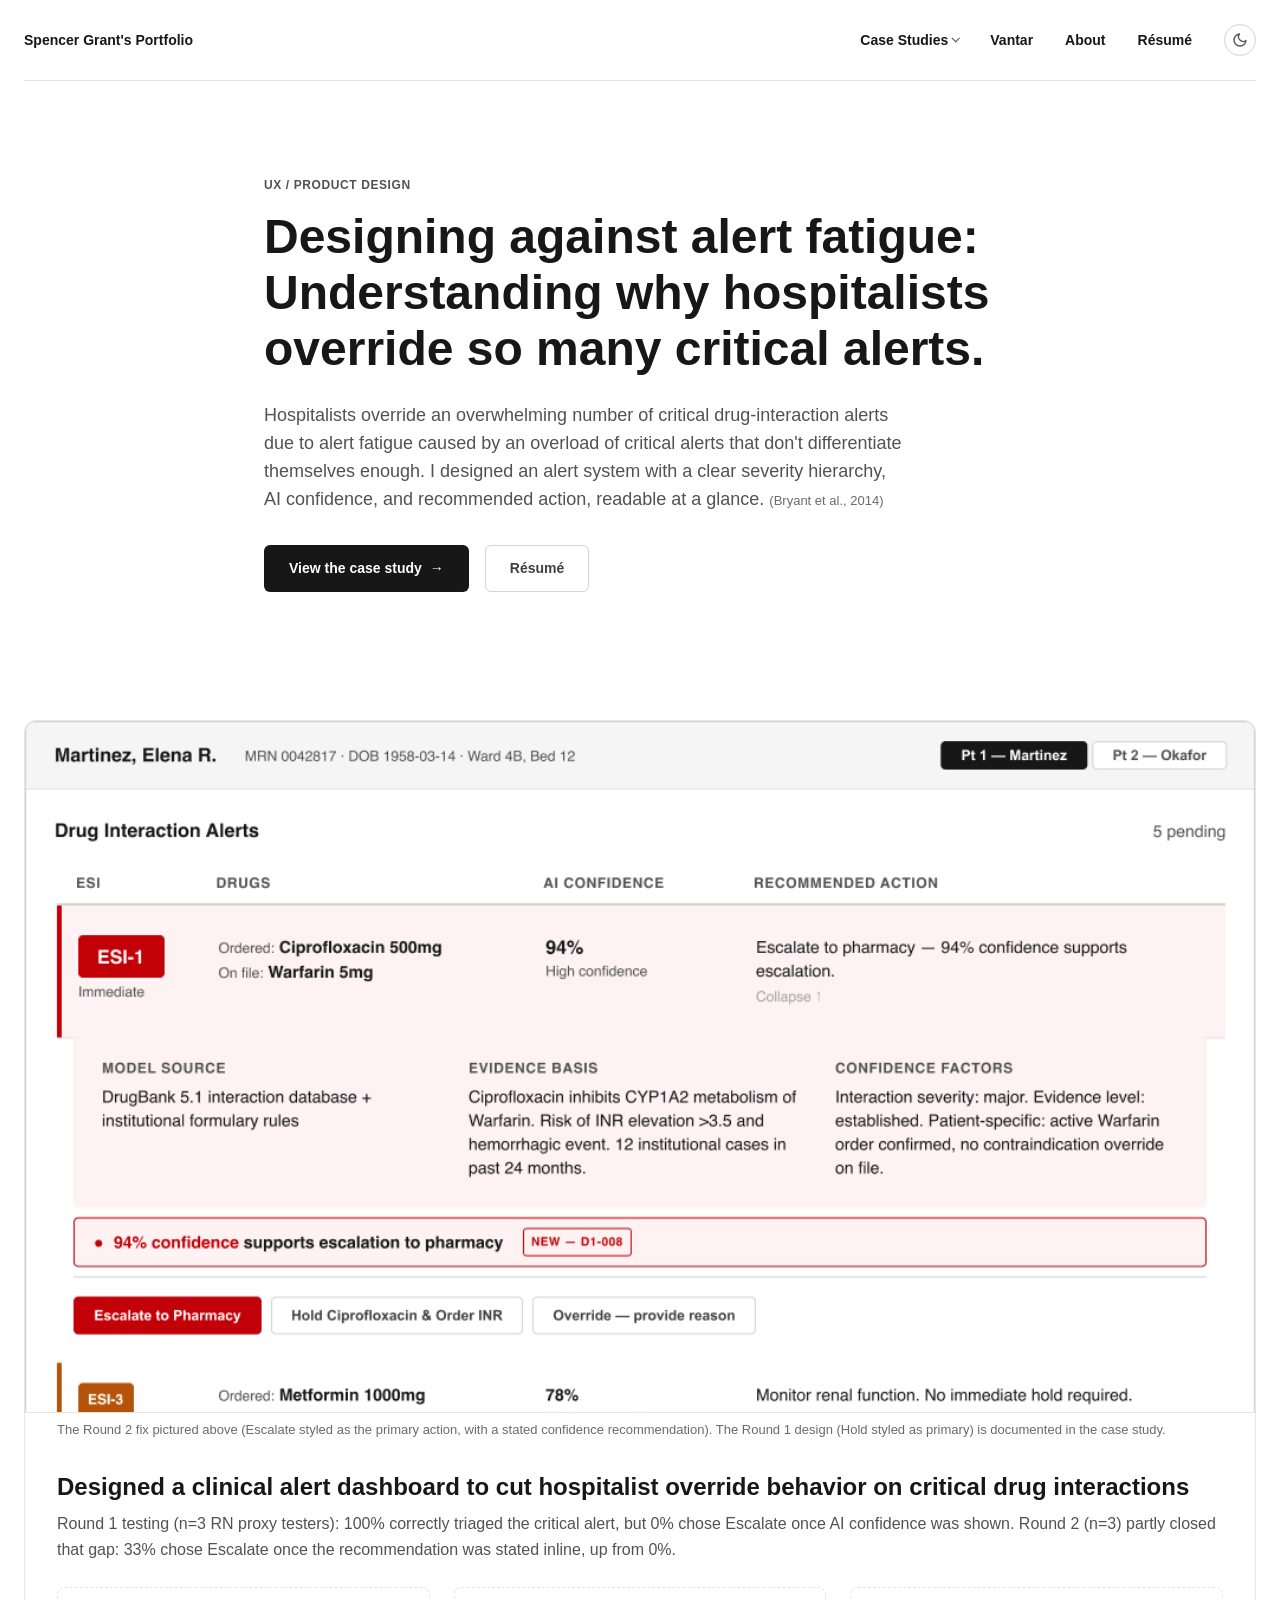
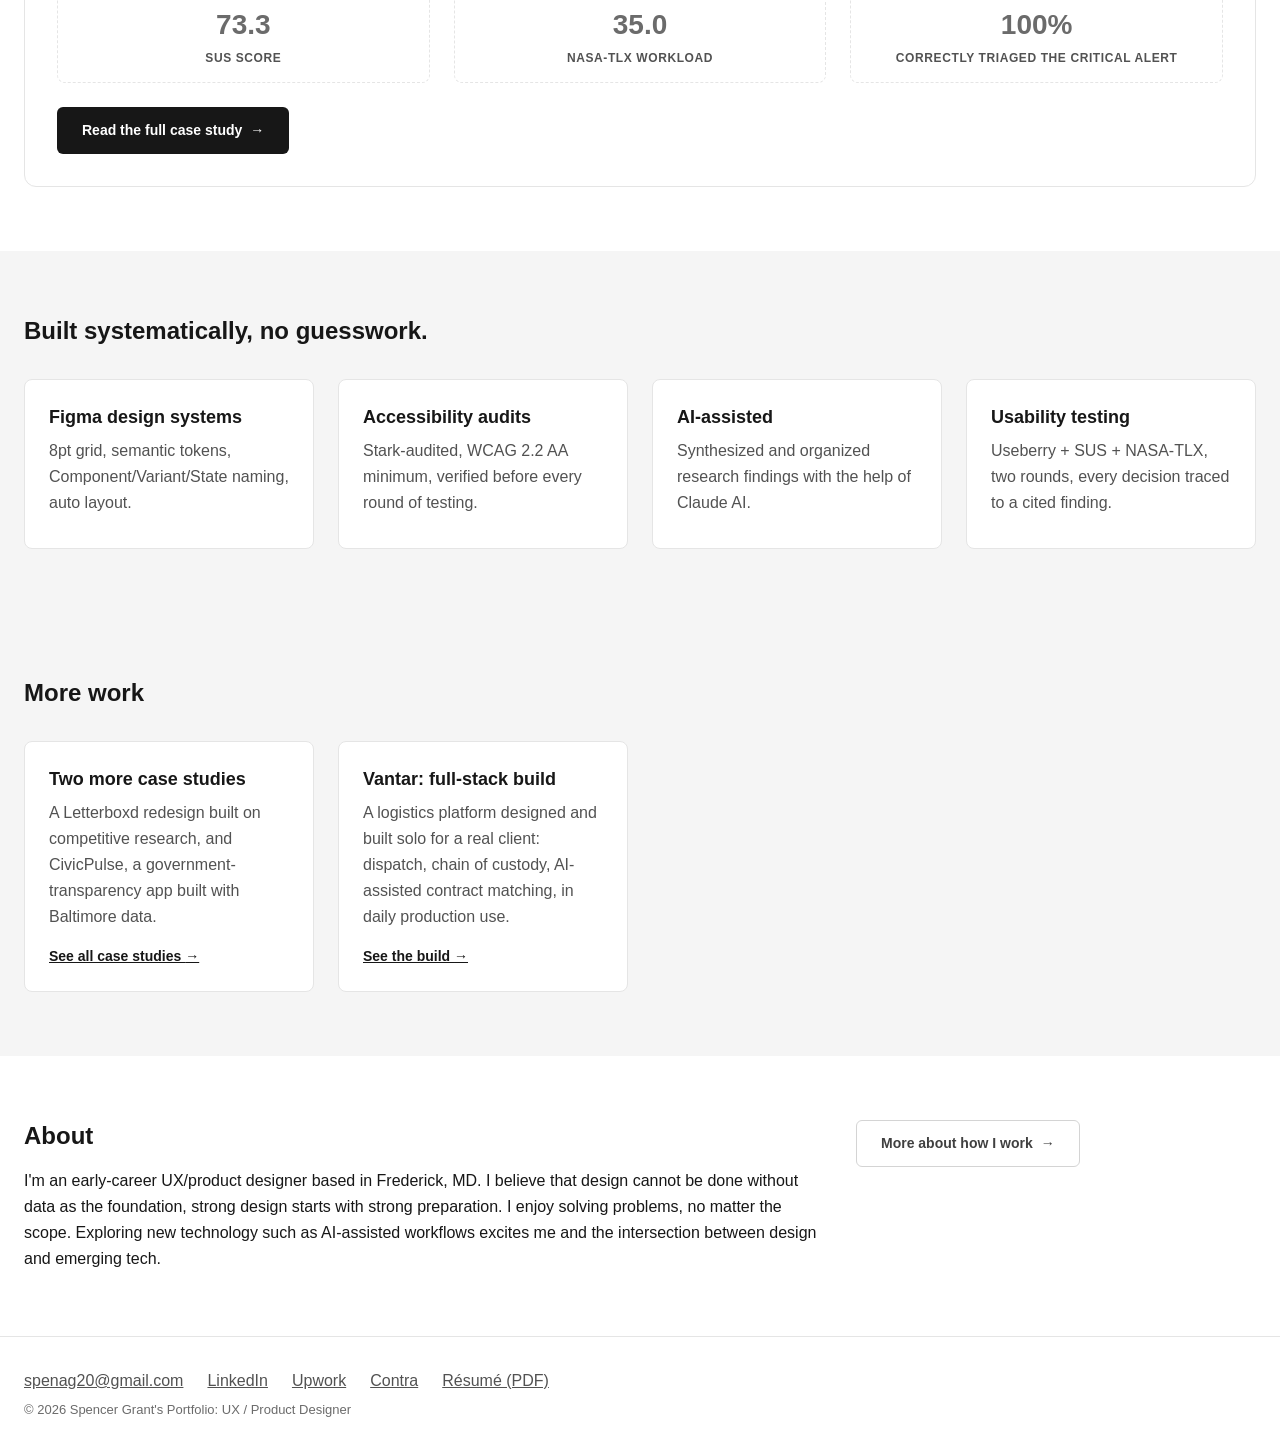
<file: index.html>
<!DOCTYPE html>
<html lang="en">
<head>
<meta charset="UTF-8">
<meta name="viewport" content="width=device-width, initial-scale=1.0">
<title>Spencer Grant's Portfolio: UX / Product Designer</title>
<meta name="description" content="UX/product design portfolio: Design backed by data.">
<link rel="icon" type="image/svg+xml" href="data:image/svg+xml,%3Csvg xmlns='http://www.w3.org/2000/svg' viewBox='0 0 32 32'%3E%3Crect width='32' height='32' rx='7' fill='%23171717'/%3E%3Ctext x='16' y='21.5' font-family='Arial,Helvetica,sans-serif' font-size='13' font-weight='700' fill='%23f5f5f5' text-anchor='middle'%3ESG%3C/text%3E%3C/svg%3E">
<link rel="stylesheet" href="styles.css">
<script src="theme.js"></script>
</head>
<body>

<a class="skip-link" href="#main">Skip to main content</a>

<header class="container">
  <nav class="site-nav" aria-label="Main">
    <a class="logo" href="index.html" aria-current="page">Spencer Grant's Portfolio</a>
    <div class="nav-right">
    <ul id="nav-menu">
      <li class="nav-dropdown">
        <a href="case-studies.html">Case Studies</a>
        <div class="nav-dropdown-menu">
          <a href="case-study.html">Diagnosing Alert Fatigue<span>Tackling alarm fatigue in clinical alerts</span></a>
          <a href="civicpulse.html">CivicPulse<span>Making civic data transparent</span></a>
          <a href="letterboxd.html">Reframing Letterboxd<span>Improving engagement and implementing new features</span></a>
        </div>
      </li>
      <li><a href="vantar.html">Vantar</a></li>
      <li><a href="about.html">About</a></li>
      <li><a href="resume.html">Résumé</a></li>
    </ul>
    <button id="theme-toggle" class="theme-toggle" type="button" aria-label="Toggle dark mode"></button>
    <button id="nav-toggle" class="nav-toggle" type="button" aria-label="Open menu" aria-expanded="false" aria-controls="nav-menu">
      <span class="nav-toggle-bar"></span>
      <span class="nav-toggle-bar"></span>
      <span class="nav-toggle-bar"></span>
    </button>
  </div>
  </nav>
</header>

<main id="main" tabindex="-1">

<!-- HERO -->
<section class="hero">
  <div class="container prose">
    <p class="type-label-upper eyebrow">UX / Product Design</p>
    <h1 class="type-display">Designing against alert fatigue: Understanding why hospitalists override so many critical alerts.</h1>
    <p class="type-body-lg subline">
      Hospitalists override an overwhelming number of critical drug-interaction alerts due to alert fatigue caused by 
      an overload of critical alerts that don't differentiate themselves enough. I designed an alert system with a clear severity hierarchy, 
      AI confidence, and recommended action, readable at a glance.
      <cite class="type-caption">(Bryant et al., 2014)</cite>
    </p>
    <div class="btn-row">
      <a class="btn btn-primary" href="case-study.html">View the case study <span aria-hidden="true">→</span></a>
      <a class="btn btn-secondary" href="resume.html">Résumé</a>
    </div>
  </div>
</section>

<!-- FEATURED CASE STUDY -->
<section>
  <div class="container">
    <div class="featured-card">
      <div class="image-slot" style="padding: 0; align-items: flex-start;">
        <img src="assets/triage-esi1-expanded-round2-fix.png" alt="Diagnosing Alert Fatigue: the ESI-1 critical alert expanded in the Round 2 design, with Escalate to Pharmacy styled as the primary action and a stated 94% confidence recommendation banner" style="width:100%; height:100%; object-fit: cover; object-position: top;">
      </div>
      <p class="type-caption" style="padding: var(--sp-sm) var(--sp-xl) 0;">The Round 2 fix pictured above (Escalate styled as the primary action, with a stated confidence recommendation). The Round 1 design (Hold styled as primary) is documented in the case study.</p>
      <div class="card-body">
        <h2 class="type-h2">Designed a clinical alert dashboard to cut hospitalist override behavior on critical drug interactions</h2>
        <p class="type-body outcome-line">
          Round 1 testing (n=3 RN proxy testers): 100% correctly triaged the critical alert, but 0% chose
          Escalate once AI confidence was shown. Round 2 (n=3) partly closed that gap: 33%
          chose Escalate once the recommendation was stated inline, up from 0%.
        </p>
        <div class="stat-row">
          <div class="stat">
            <div class="value">73.3</div>
            <div class="type-label-upper label">SUS Score</div>
          </div>
          <div class="stat">
            <div class="value">35.0</div>
            <div class="type-label-upper label">NASA-TLX Workload</div>
          </div>
          <div class="stat">
            <div class="value">100%</div>
            <div class="type-label-upper label">Correctly triaged the critical alert</div>
          </div>
        </div>
        <a class="btn btn-primary" href="case-study.html">Read the full case study <span aria-hidden="true">→</span></a>
      </div>
    </div>
  </div>
</section>

<!-- TECHNICAL LITERACY -->
<section class="section-muted">
  <div class="container">
    <h2 class="type-h2" style="margin-bottom: var(--sp-xl);">Built systematically, no guesswork.</h2>
    <div class="tile-grid">
      <div class="tile">
        <h3 class="type-h3">Figma design systems</h3>
        <p class="type-body">8pt grid, semantic tokens, Component/Variant/State naming, auto layout.</p>
      </div>
      <div class="tile">
        <h3 class="type-h3">Accessibility audits</h3>
        <p class="type-body">Stark-audited, WCAG 2.2 AA minimum, verified before every round of testing.</p>
      </div>
      <div class="tile">
        <h3 class="type-h3">AI-assisted</h3>
        <p class="type-body">Synthesized and organized research findings with the help of Claude AI.</p>
      </div>
      <div class="tile">
        <h3 class="type-h3">Usability testing</h3>
        <p class="type-body">Useberry + SUS + NASA-TLX, two rounds, every decision traced to a cited finding.</p>
      </div>
    </div>
  </div>
</section>

<!-- MORE WORK -->
<section class="section-muted">
  <div class="container">
    <h2 class="type-h2" style="margin-bottom: var(--sp-xl);">More work</h2>
    <div class="tile-grid">
      <div class="tile">
        <h3 class="type-h3">Two more case studies</h3>
        <p class="type-body">A Letterboxd redesign built on competitive research, and CivicPulse, a government-transparency app built with Baltimore data.</p>
        <a href="case-studies.html">See all case studies <span aria-hidden="true">→</span></a>
      </div>
      <div class="tile">
        <h3 class="type-h3">Vantar: full-stack build</h3>
        <p class="type-body">A logistics platform designed and built solo for a real client: dispatch, chain of custody, AI-assisted contract matching, in daily production use.</p>
        <a href="vantar.html">See the build <span aria-hidden="true">→</span></a>
      </div>
    </div>
  </div>
</section>

<!-- ABOUT TEASER -->
<section>
  <div class="container split">
    <div>
      <h2 class="type-h2" style="margin-bottom: var(--sp-md);">About</h2>
      <p class="type-body">
        I'm an early-career UX/product designer based in Frederick, MD. I believe that design cannot be done 
        without data as the foundation, strong design starts with strong preparation. I enjoy solving problems, no matter the scope.
        Exploring new technology such as AI-assisted workflows excites me and the intersection between design and emerging tech.
      </p>
    </div>
    <div>
      <a class="btn btn-secondary" href="about.html">More about how I work <span aria-hidden="true">→</span></a>
    </div>
  </div>
</section>

</main>

<footer class="site-footer">
  <div class="container">
    <div class="links">
      <a href="mailto:spenag20@gmail.com">spenag20@gmail.com</a>
      <a href="https://www.linkedin.com/in/spencergrantux" target="_blank" rel="noopener">LinkedIn<span class="visually-hidden"> (opens in new tab)</span></a>
      <a href="https://www.upwork.com/freelancers/~0174279fc158d9def9?mp_source=share" target="_blank" rel="noopener">Upwork<span class="visually-hidden"> (opens in new tab)</span></a>
      <a href="https://contra.com/spencergrant?referralExperimentNid=DEFAULT_REFERRAL_PROGRAM&referrerUsername=spencergrant" target="_blank" rel="noopener">Contra<span class="visually-hidden"> (opens in new tab)</span></a>
      <a href="resume.html">Résumé (PDF)</a>
    </div>
    <p class="type-caption">© 2026 Spencer Grant's Portfolio: UX / Product Designer</p>
  </div>
</footer>

</body>
</html>
</file>
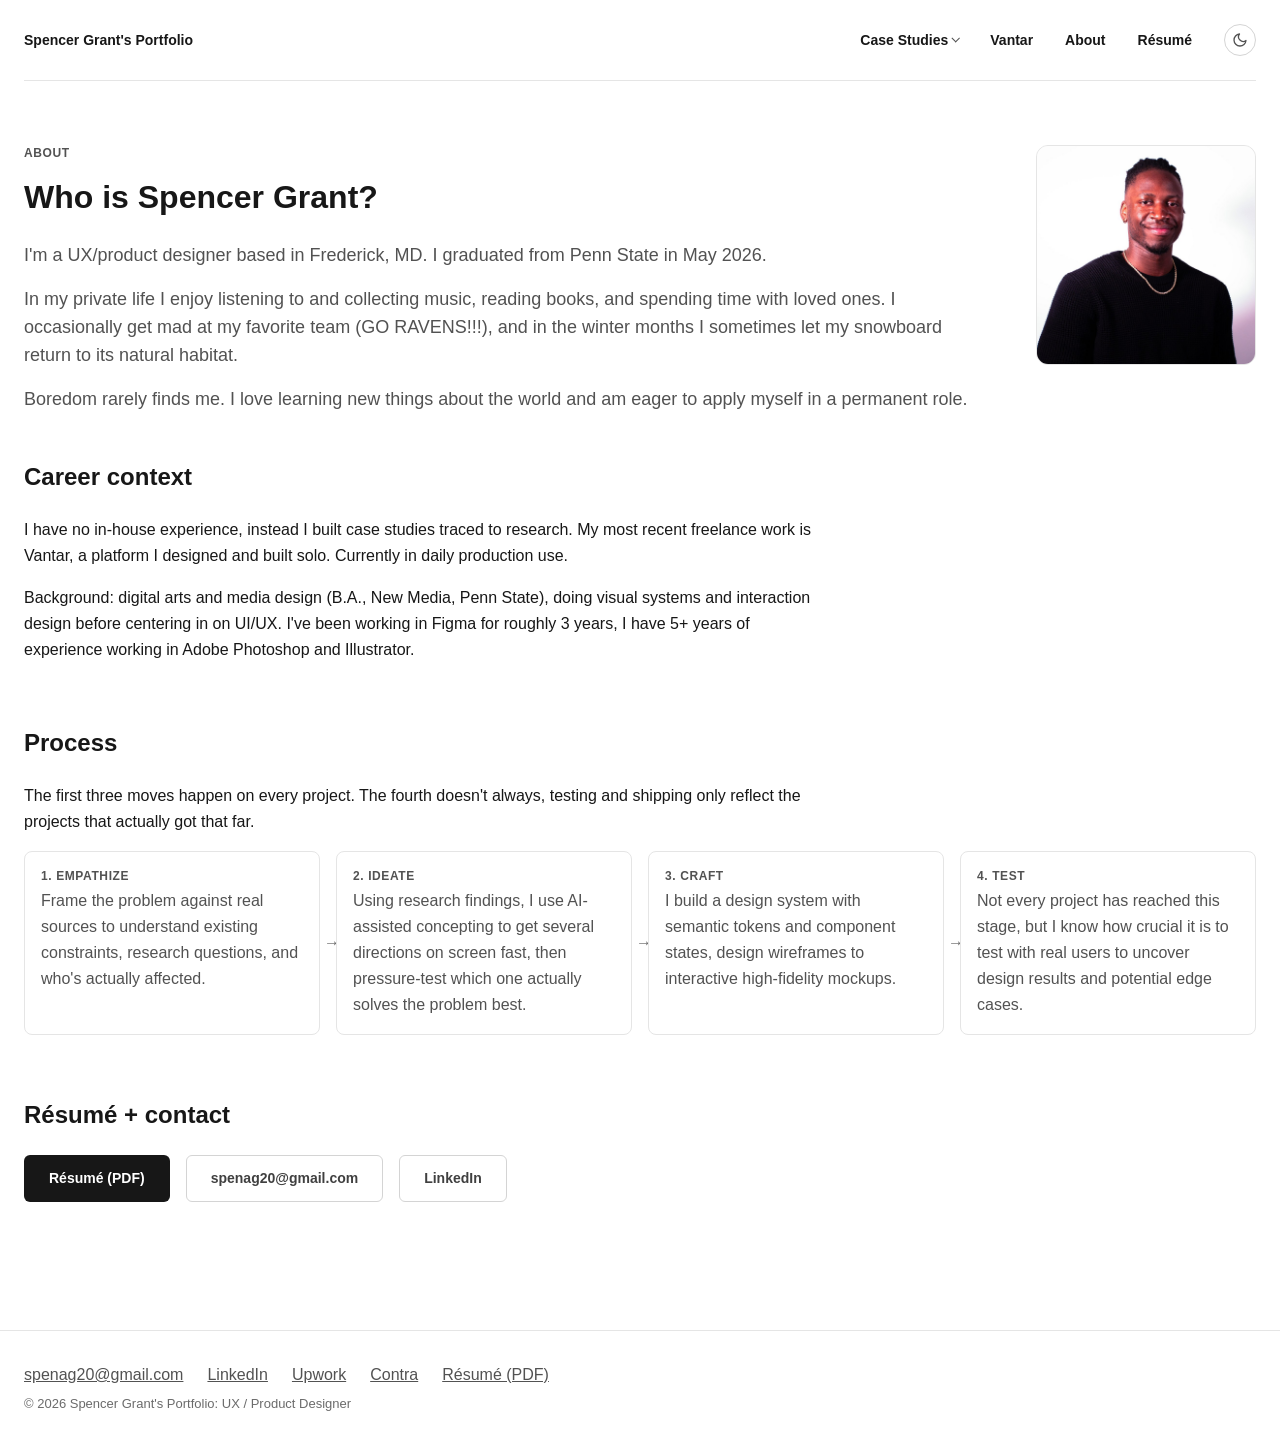
<file: about.html>
<!DOCTYPE html>
<html lang="en">
<head>
<meta charset="UTF-8">
<meta name="viewport" content="width=device-width, initial-scale=1.0">
<title>About: Spencer Grant's Portfolio</title>
<meta name="description" content="UX/product designer based in Frederick, MD. Background in digital art and media design.">
<link rel="icon" type="image/svg+xml" href="data:image/svg+xml,%3Csvg xmlns='http://www.w3.org/2000/svg' viewBox='0 0 32 32'%3E%3Crect width='32' height='32' rx='7' fill='%23171717'/%3E%3Ctext x='16' y='21.5' font-family='Arial,Helvetica,sans-serif' font-size='13' font-weight='700' fill='%23f5f5f5' text-anchor='middle'%3ESG%3C/text%3E%3C/svg%3E">
<link rel="stylesheet" href="styles.css">
<script src="theme.js"></script>
</head>
<body>

<a class="skip-link" href="#main">Skip to main content</a>

<header class="container">
  <nav class="site-nav" aria-label="Main">
    <a class="logo" href="index.html">Spencer Grant's Portfolio</a>
    <div class="nav-right">
    <ul id="nav-menu">
      <li class="nav-dropdown">
        <a href="case-studies.html">Case Studies</a>
        <div class="nav-dropdown-menu">
          <a href="case-study.html">Diagnosing Alert Fatigue<span>Tackling alarm fatigue in clinical alerts</span></a>
          <a href="civicpulse.html">CivicPulse<span>Making civic data transparent</span></a>
          <a href="letterboxd.html">Reframing Letterboxd<span>Improving engagement and implementing new features</span></a>
        </div>
      </li>
      <li><a href="vantar.html">Vantar</a></li>
      <li><a href="about.html" aria-current="page">About</a></li>
      <li><a href="resume.html">Résumé</a></li>
    </ul>
    <button id="theme-toggle" class="theme-toggle" type="button" aria-label="Toggle dark mode"></button>
    <button id="nav-toggle" class="nav-toggle" type="button" aria-label="Open menu" aria-expanded="false" aria-controls="nav-menu">
      <span class="nav-toggle-bar"></span>
      <span class="nav-toggle-bar"></span>
      <span class="nav-toggle-bar"></span>
    </button>
  </div>
  </nav>
</header>

<main id="main" tabindex="-1">

<section style="padding-bottom: 0;">
  <div class="container">
    <div class="about-hero">
      <img class="about-headshot" src="assets/spencer-headshot.jpg" alt="Spencer Grant">
      <div>
        <p class="type-label-upper">About</p>
        <h1 class="type-h1" style="margin: var(--sp-md) 0 var(--sp-lg);">Who is Spencer Grant?</h1>
        <p class="type-body-lg" style="color: var(--text-secondary); margin-bottom: var(--sp-md);">
          I'm a UX/product designer based in Frederick, MD. I graduated from Penn State in May 2026.
        </p>
        <p class="type-body-lg" style="color: var(--text-secondary); margin-bottom: var(--sp-md);">
          In my private life I enjoy listening to and collecting music, reading books, and spending time with loved ones. I occasionally get mad at my favorite team (GO RAVENS!!!), and in the winter months I sometimes let my snowboard return to its natural habitat.
        </p>
        <p class="type-body-lg" style="color: var(--text-secondary);">
          Boredom rarely finds me. I love learning new things about the world and am eager to apply myself in a permanent role.
        </p>
      </div>
    </div>
  </div>
</section>

<section style="padding-top: var(--sp-2xl);">
  <div class="container">

    <div class="case-section">
      <div class="prose">
        <h2 class="type-h2">Career context</h2>
        <p class="type-body">
          I have no in-house experience, instead I built case studies traced to research. 
          My most recent freelance work is Vantar, a platform I designed and built solo. Currently in daily production use.
        </p>
        <p class="type-body">
          Background: digital arts and media design (B.A., New Media, Penn State), doing visual systems and
          interaction design before centering in on UI/UX. I've been working in Figma for roughly 3 years, 
          I have 5+ years of experience working in Adobe Photoshop and Illustrator. 
        </p>
      </div>
    </div>

    <div class="case-section">
      <div class="prose">
        <h2 class="type-h2">Process</h2>
        <p class="type-body">
          The first three moves happen on every project. The fourth doesn't always, testing and shipping
          only reflect the projects that actually got that far.
        </p>
      </div>
      <div class="flow">
        <div class="flow-step">
          <p class="type-label-upper flow-label">1. Empathize</p>
          <p class="type-body">Frame the problem against real sources to understand existing constraints, research questions, and who's actually affected.</p>
        </div>
        <div class="flow-step">
          <p class="type-label-upper flow-label">2. Ideate</p>
          <p class="type-body">Using research findings, I use AI-assisted concepting to get several directions on screen fast, then pressure-test which one actually solves the problem best.</p>
        </div>
        <div class="flow-step">
          <p class="type-label-upper flow-label">3. Craft</p>
          <p class="type-body">I build a design system with semantic tokens and component states, design wireframes to interactive high-fidelity mockups.</p>
        </div>
        <div class="flow-step">
          <p class="type-label-upper flow-label">4. Test</p>
          <p class="type-body">Not every project has reached this stage, but I know how crucial it is to test with real users to uncover design results and potential edge cases.</p>
        </div>
      </div>
    </div>

    <div class="case-section">
      <div class="prose">
        <h2 class="type-h2">Résumé + contact</h2>
        <div class="btn-row">
          <a class="btn btn-primary" href="resume.html">Résumé (PDF)</a>
          <a class="btn btn-secondary" href="mailto:spenag20@gmail.com">spenag20@gmail.com</a>
          <a class="btn btn-secondary" href="https://www.linkedin.com/in/spencergrantux" target="_blank" rel="noopener">LinkedIn<span class="visually-hidden"> (opens in new tab)</span></a>
        </div>
      </div>
    </div>

  </div>
</section>

</main>

<footer class="site-footer">
  <div class="container">
    <div class="links">
      <a href="mailto:spenag20@gmail.com">spenag20@gmail.com</a>
      <a href="https://www.linkedin.com/in/spencergrantux" target="_blank" rel="noopener">LinkedIn<span class="visually-hidden"> (opens in new tab)</span></a>
      <a href="https://www.upwork.com/freelancers/~0174279fc158d9def9?mp_source=share" target="_blank" rel="noopener">Upwork<span class="visually-hidden"> (opens in new tab)</span></a>
      <a href="https://contra.com/spencergrant?referralExperimentNid=DEFAULT_REFERRAL_PROGRAM&referrerUsername=spencergrant" target="_blank" rel="noopener">Contra<span class="visually-hidden"> (opens in new tab)</span></a>
      <a href="resume.html">Résumé (PDF)</a>
    </div>
    <p class="type-caption">© 2026 Spencer Grant's Portfolio: UX / Product Designer</p>
  </div>
</footer>

</body>
</html>
</file>
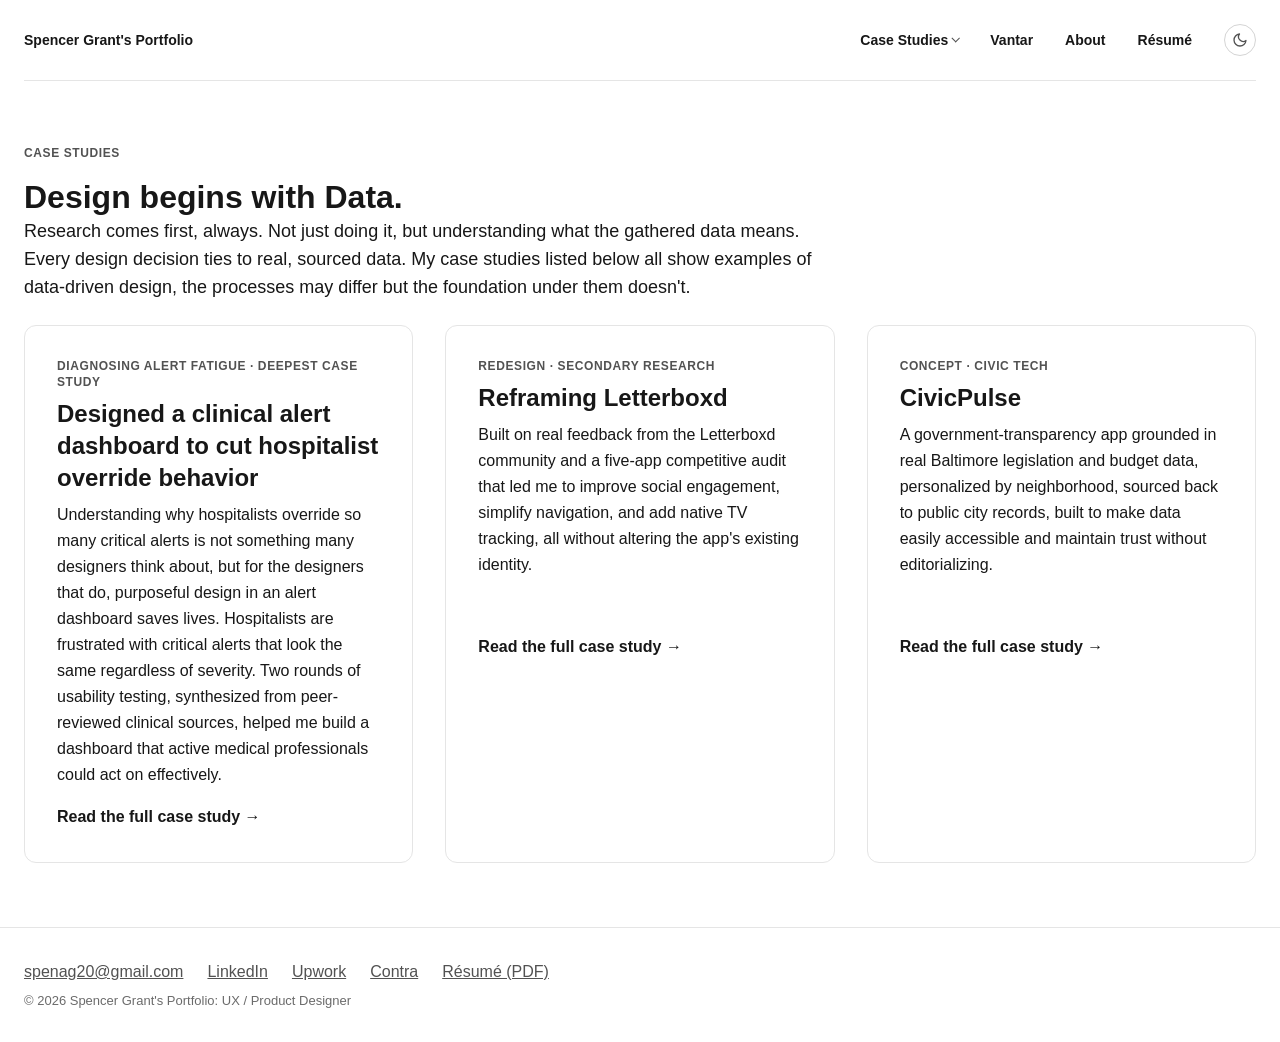
<file: case-studies.html>
<!DOCTYPE html>
<html lang="en">
<head>
<meta charset="UTF-8">
<meta name="viewport" content="width=device-width, initial-scale=1.0">
<title>Case Studies: Spencer Grant's Portfolio</title>
<meta name="description" content="Three case studies: a healthcare AI clinical decision-support dashboard, a Letterboxd redesign built on competitive research, and CivicPulse, a government-transparency app grounded in real Baltimore data.">
<link rel="icon" type="image/svg+xml" href="data:image/svg+xml,%3Csvg xmlns='http://www.w3.org/2000/svg' viewBox='0 0 32 32'%3E%3Crect width='32' height='32' rx='7' fill='%23171717'/%3E%3Ctext x='16' y='21.5' font-family='Arial,Helvetica,sans-serif' font-size='13' font-weight='700' fill='%23f5f5f5' text-anchor='middle'%3ESG%3C/text%3E%3C/svg%3E">
<link rel="stylesheet" href="styles.css">
<script src="theme.js"></script>
<style>
  .cs-grid { display: grid; grid-template-columns: repeat(3, 1fr); gap: var(--sp-xl); }
  @media (max-width: 900px) { .cs-grid { grid-template-columns: 1fr; } }
  .cs-card {
    display: flex;
    flex-direction: column;
    min-height: 280px;
    border: 1px solid var(--border-default);
    border-radius: 12px;
    padding: var(--sp-xl);
    background: var(--surface-default);
  }
  .cs-card .cs-body { display: flex; flex-direction: column; flex: 1; }
  .cs-card .cs-body p.type-body { flex: 1; }
</style>
</head>
<body>

<a class="skip-link" href="#main">Skip to main content</a>

<header class="container">
  <nav class="site-nav" aria-label="Main">
    <a class="logo" href="index.html">Spencer Grant's Portfolio</a>
    <div class="nav-right">
    <ul id="nav-menu">
      <li class="nav-dropdown">
        <a href="case-studies.html" aria-current="page">Case Studies</a>
        <div class="nav-dropdown-menu">
          <a href="case-study.html">Diagnosing Alert Fatigue<span>Tackling alarm fatigue in clinical alerts</span></a>
          <a href="civicpulse.html">CivicPulse<span>Making civic data transparent</span></a>
          <a href="letterboxd.html">Reframing Letterboxd<span>Improving engagement and implementing new features</span></a>
        </div>
      </li>
      <li><a href="vantar.html">Vantar</a></li>
      <li><a href="about.html">About</a></li>
      <li><a href="resume.html">Résumé</a></li>
    </ul>
    <button id="theme-toggle" class="theme-toggle" type="button" aria-label="Toggle dark mode"></button>
    <button id="nav-toggle" class="nav-toggle" type="button" aria-label="Open menu" aria-expanded="false" aria-controls="nav-menu">
      <span class="nav-toggle-bar"></span>
      <span class="nav-toggle-bar"></span>
      <span class="nav-toggle-bar"></span>
    </button>
  </div>
  </nav>
</header>

<main id="main" tabindex="-1">

<section style="padding-bottom: 0;">
  <div class="container">
    <div class="prose">
      <p class="type-label-upper">Case Studies</p>
      <h1 class="type-h1" style="margin-top: var(--sp-md);">Design begins with Data.</h1>
      <p class="type-body-lg subline">
        Research comes first, always. Not just doing it, but understanding what the gathered data means. Every design decision ties to real, sourced data.
        My case studies listed below all show examples of data-driven design, the processes may differ but the foundation under them doesn't.
      </p>
    </div>
  </div>
</section>

<section style="padding-top: var(--sp-lg);">
  <div class="container">
    <div class="cs-grid">

      <a class="cs-card" href="case-study.html" style="text-decoration: none; color: inherit;">
        <div class="cs-body">
          <p class="type-label-upper" style="margin-bottom: var(--sp-sm); color: var(--text-secondary);">Diagnosing Alert Fatigue · Deepest case study</p>
          <h2 class="type-h2" style="margin-bottom: var(--sp-sm);">Designed a clinical alert dashboard to cut hospitalist override behavior</h2>
          <p class="type-body">
            Understanding why hospitalists override so many critical alerts is not something many designers think about, 
            but for the designers that do, purposeful design in an alert dashboard saves lives. 
            Hospitalists are frustrated with critical alerts that look the same regardless of severity. 
            Two rounds of usability testing, synthesized from peer-reviewed
            clinical sources, helped me build a dashboard that active medical professionals could act on effectively.
          </p>
          <p class="type-body" style="margin-top: var(--sp-md); font-weight: 600;">Read the full case study →</p>
        </div>
      </a>

      <a class="cs-card" href="letterboxd.html" style="text-decoration: none; color: inherit;">
        <div class="cs-body">
          <p class="type-label-upper" style="margin-bottom: var(--sp-sm); color: var(--text-secondary);">Redesign · Secondary research</p>
          <h2 class="type-h2" style="margin-bottom: var(--sp-sm);">Reframing Letterboxd</h2>
          <p class="type-body">
            Built on real feedback from the Letterboxd community and a five-app competitive audit that led me to improve social engagement,
            simplify navigation, and add native TV tracking, all without altering the app's existing identity.
          </p>
          <p class="type-body" style="margin-top: var(--sp-md); font-weight: 600;">Read the full case study →</p>
        </div>
      </a>

      <a class="cs-card" href="civicpulse.html" style="text-decoration: none; color: inherit;">
        <div class="cs-body">
          <p class="type-label-upper" style="margin-bottom: var(--sp-sm); color: var(--text-secondary);">Concept · Civic tech</p>
          <h2 class="type-h2" style="margin-bottom: var(--sp-sm);">CivicPulse</h2>
          <p class="type-body">
            A government-transparency app grounded in real Baltimore legislation and budget data,
            personalized by neighborhood, sourced back to public city records, built to make data easily accessible
            and maintain trust without editorializing.
          </p>
          <p class="type-body" style="margin-top: var(--sp-md); font-weight: 600;">Read the full case study →</p>
        </div>
      </a>

    </div>
  </div>
</section>

</main>

<footer class="site-footer">
  <div class="container">
    <div class="links">
      <a href="mailto:spenag20@gmail.com">spenag20@gmail.com</a>
      <a href="https://www.linkedin.com/in/spencergrantux" target="_blank" rel="noopener">LinkedIn<span class="visually-hidden"> (opens in new tab)</span></a>
      <a href="https://www.upwork.com/freelancers/~0174279fc158d9def9?mp_source=share" target="_blank" rel="noopener">Upwork<span class="visually-hidden"> (opens in new tab)</span></a>
      <a href="https://contra.com/spencergrant?referralExperimentNid=DEFAULT_REFERRAL_PROGRAM&referrerUsername=spencergrant" target="_blank" rel="noopener">Contra<span class="visually-hidden"> (opens in new tab)</span></a>
      <a href="resume.html">Résumé (PDF)</a>
    </div>
    <p class="type-caption">© 2026 Spencer Grant's Portfolio: UX / Product Designer</p>
  </div>
</footer>

</body>
</html>
</file>
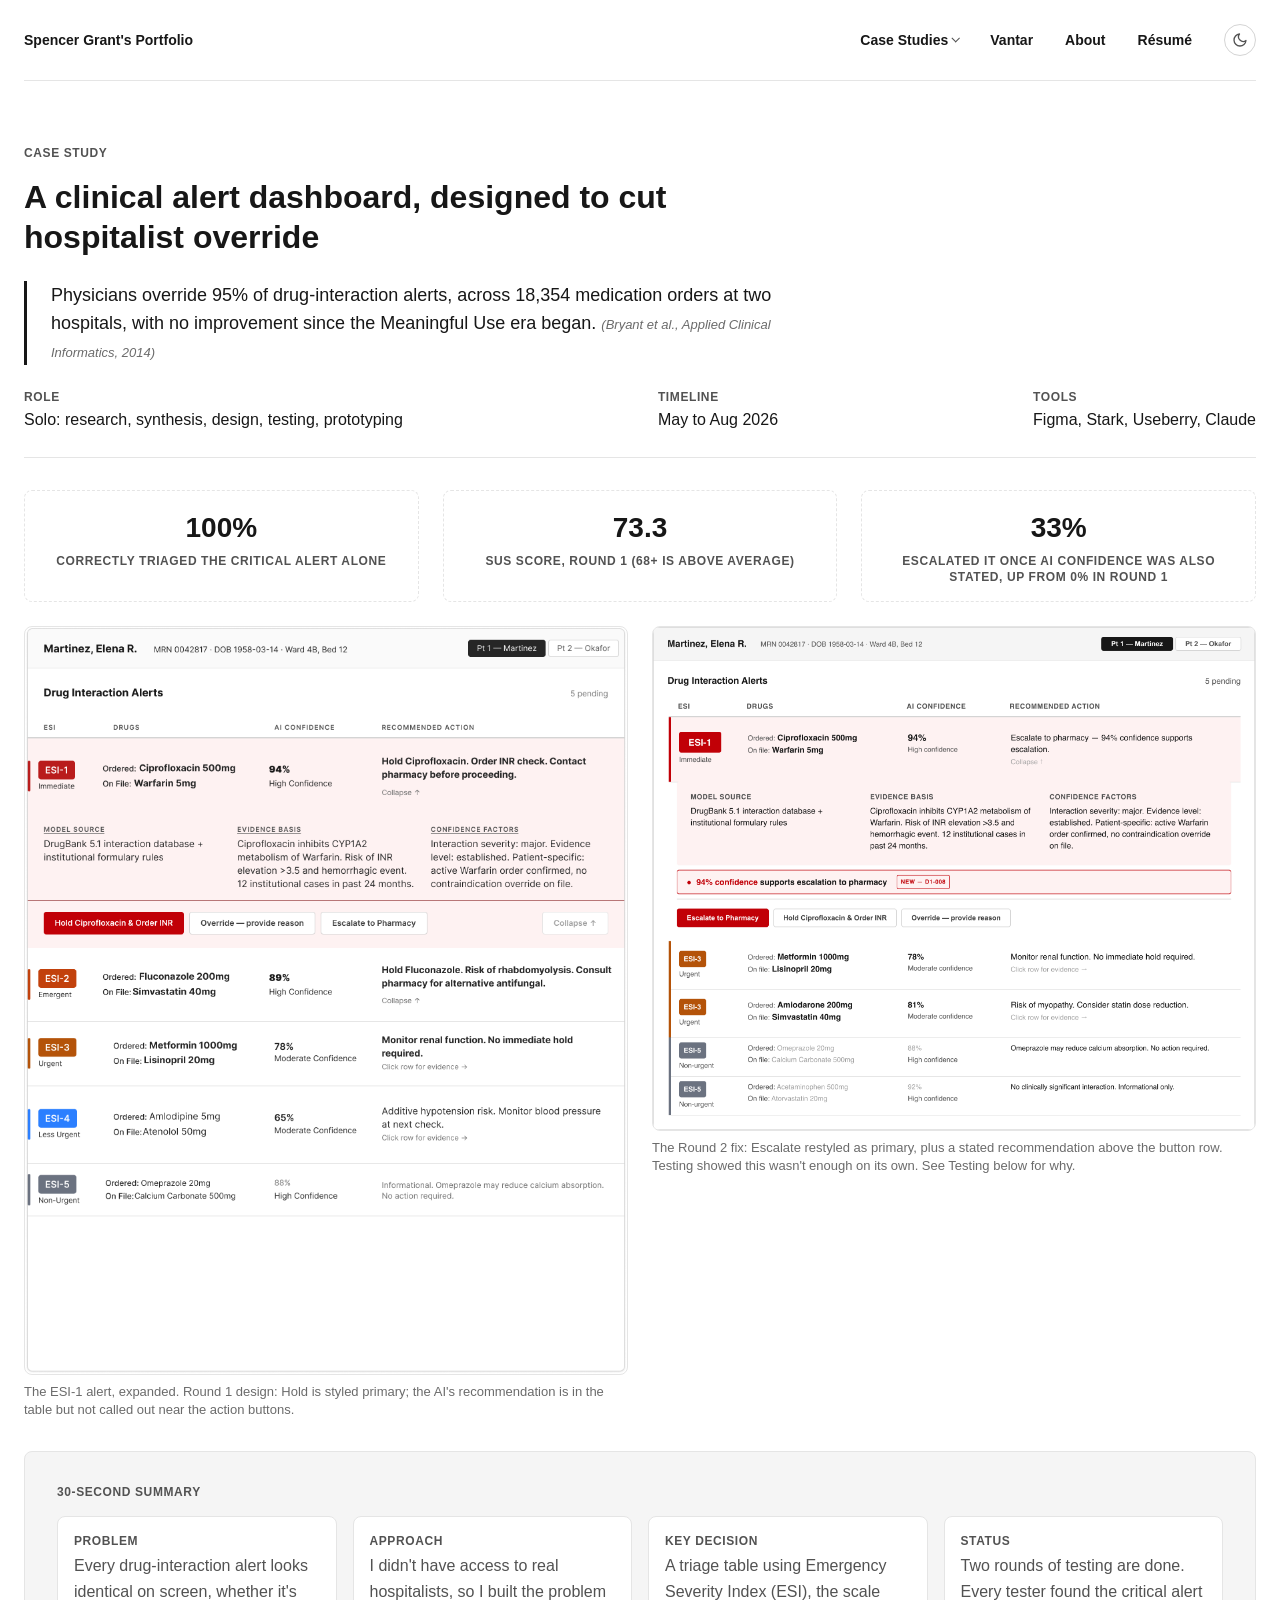
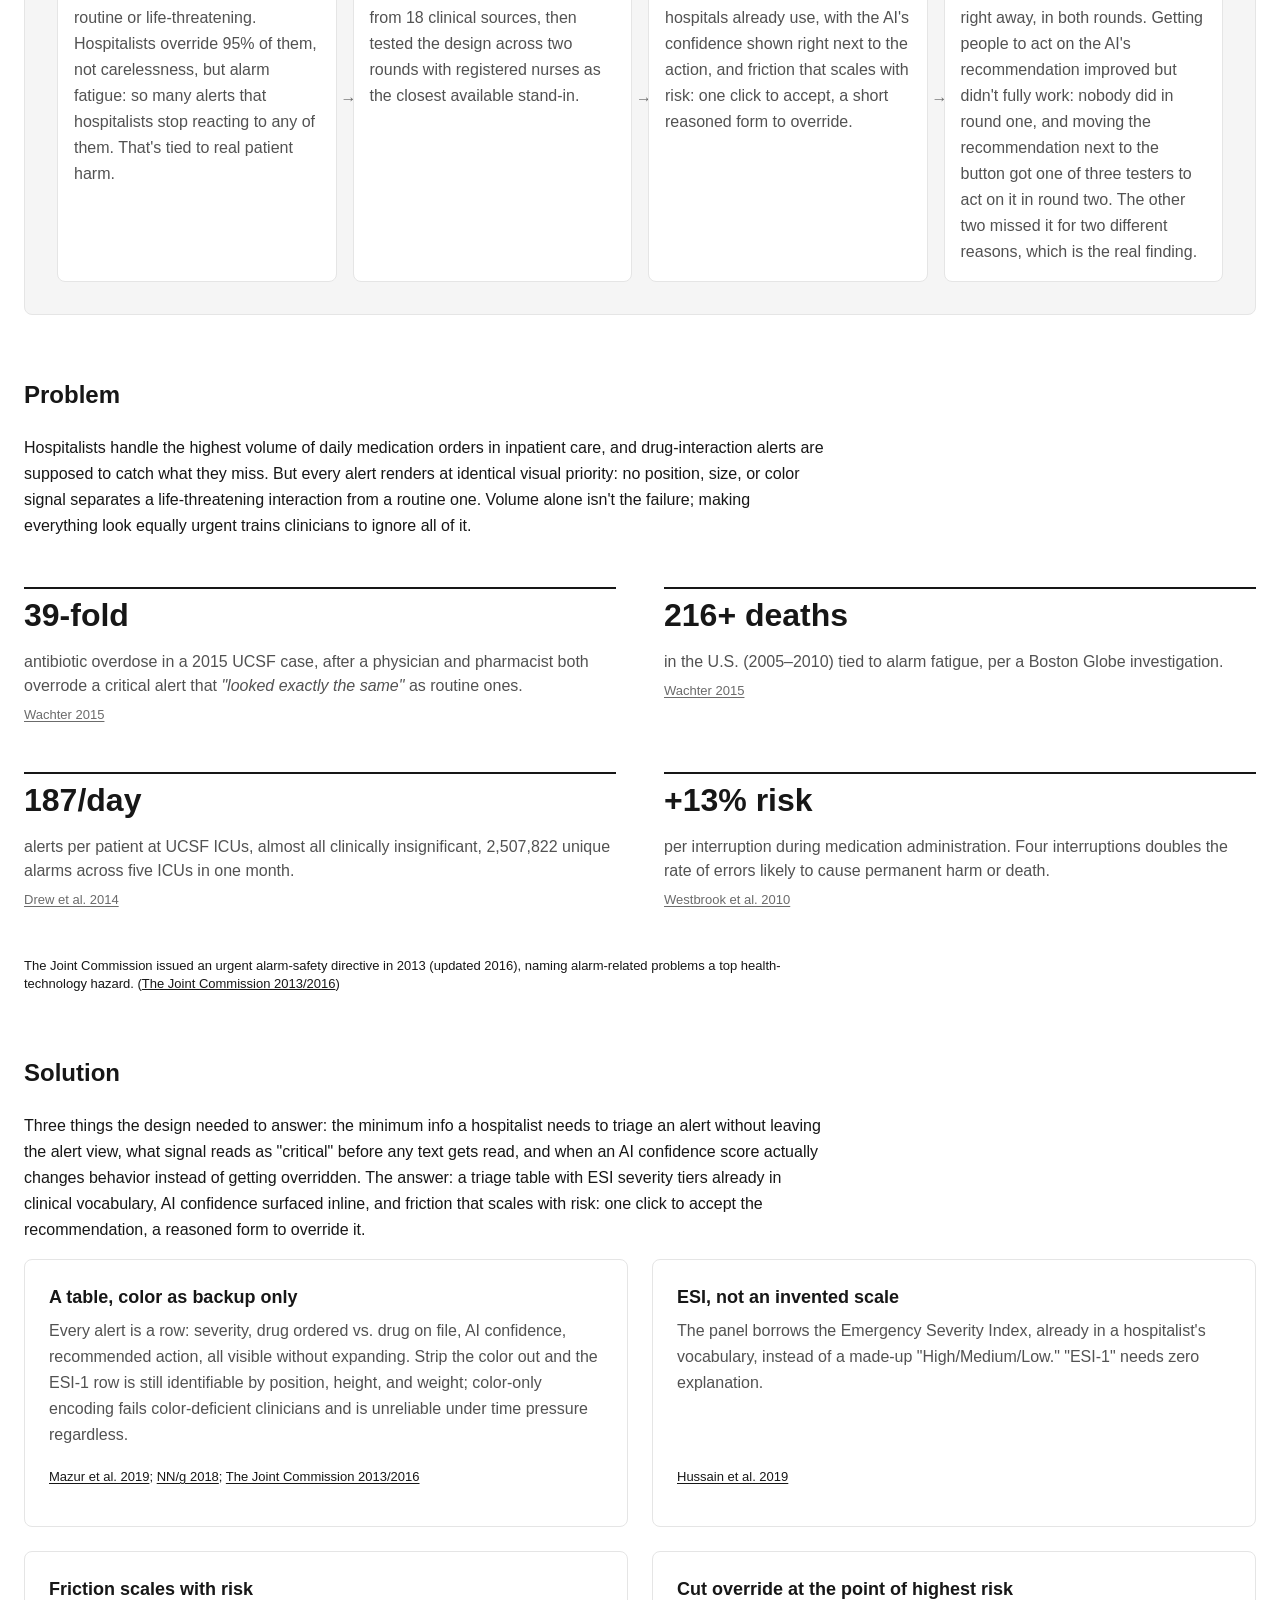
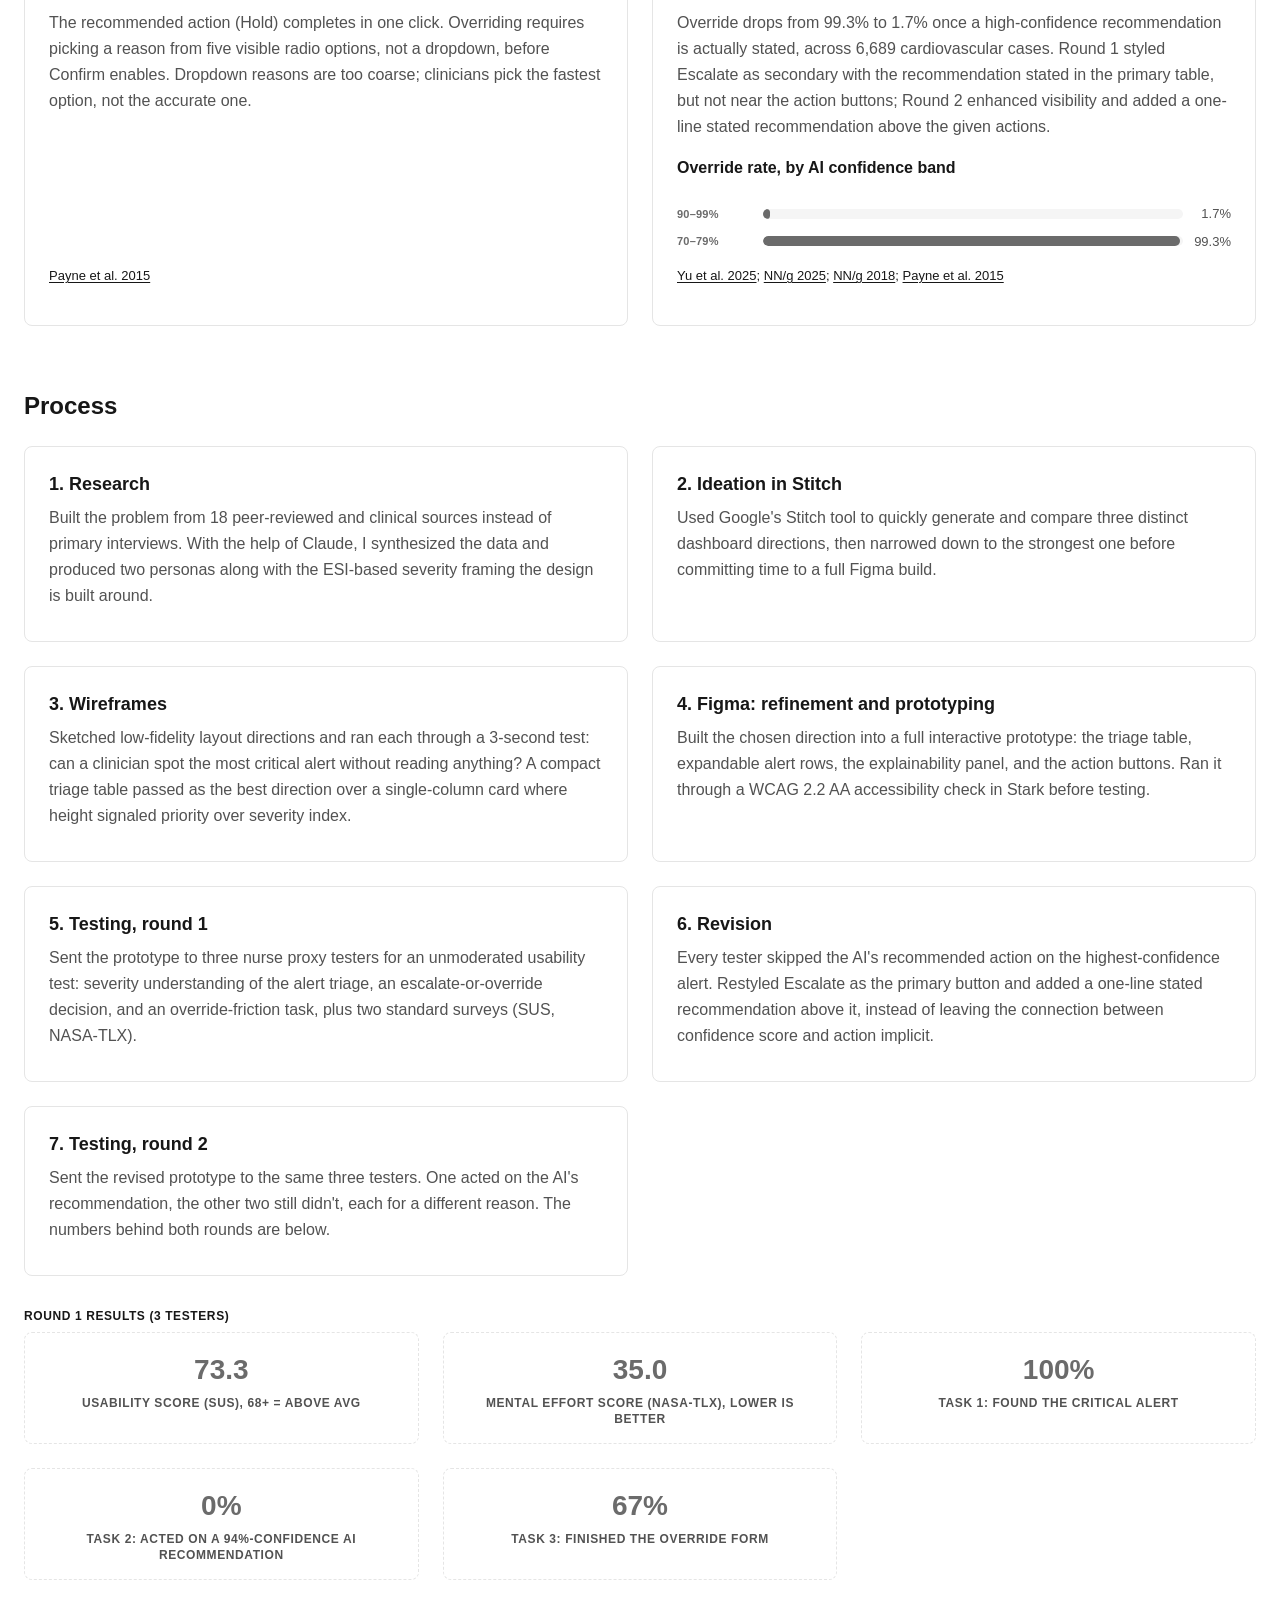
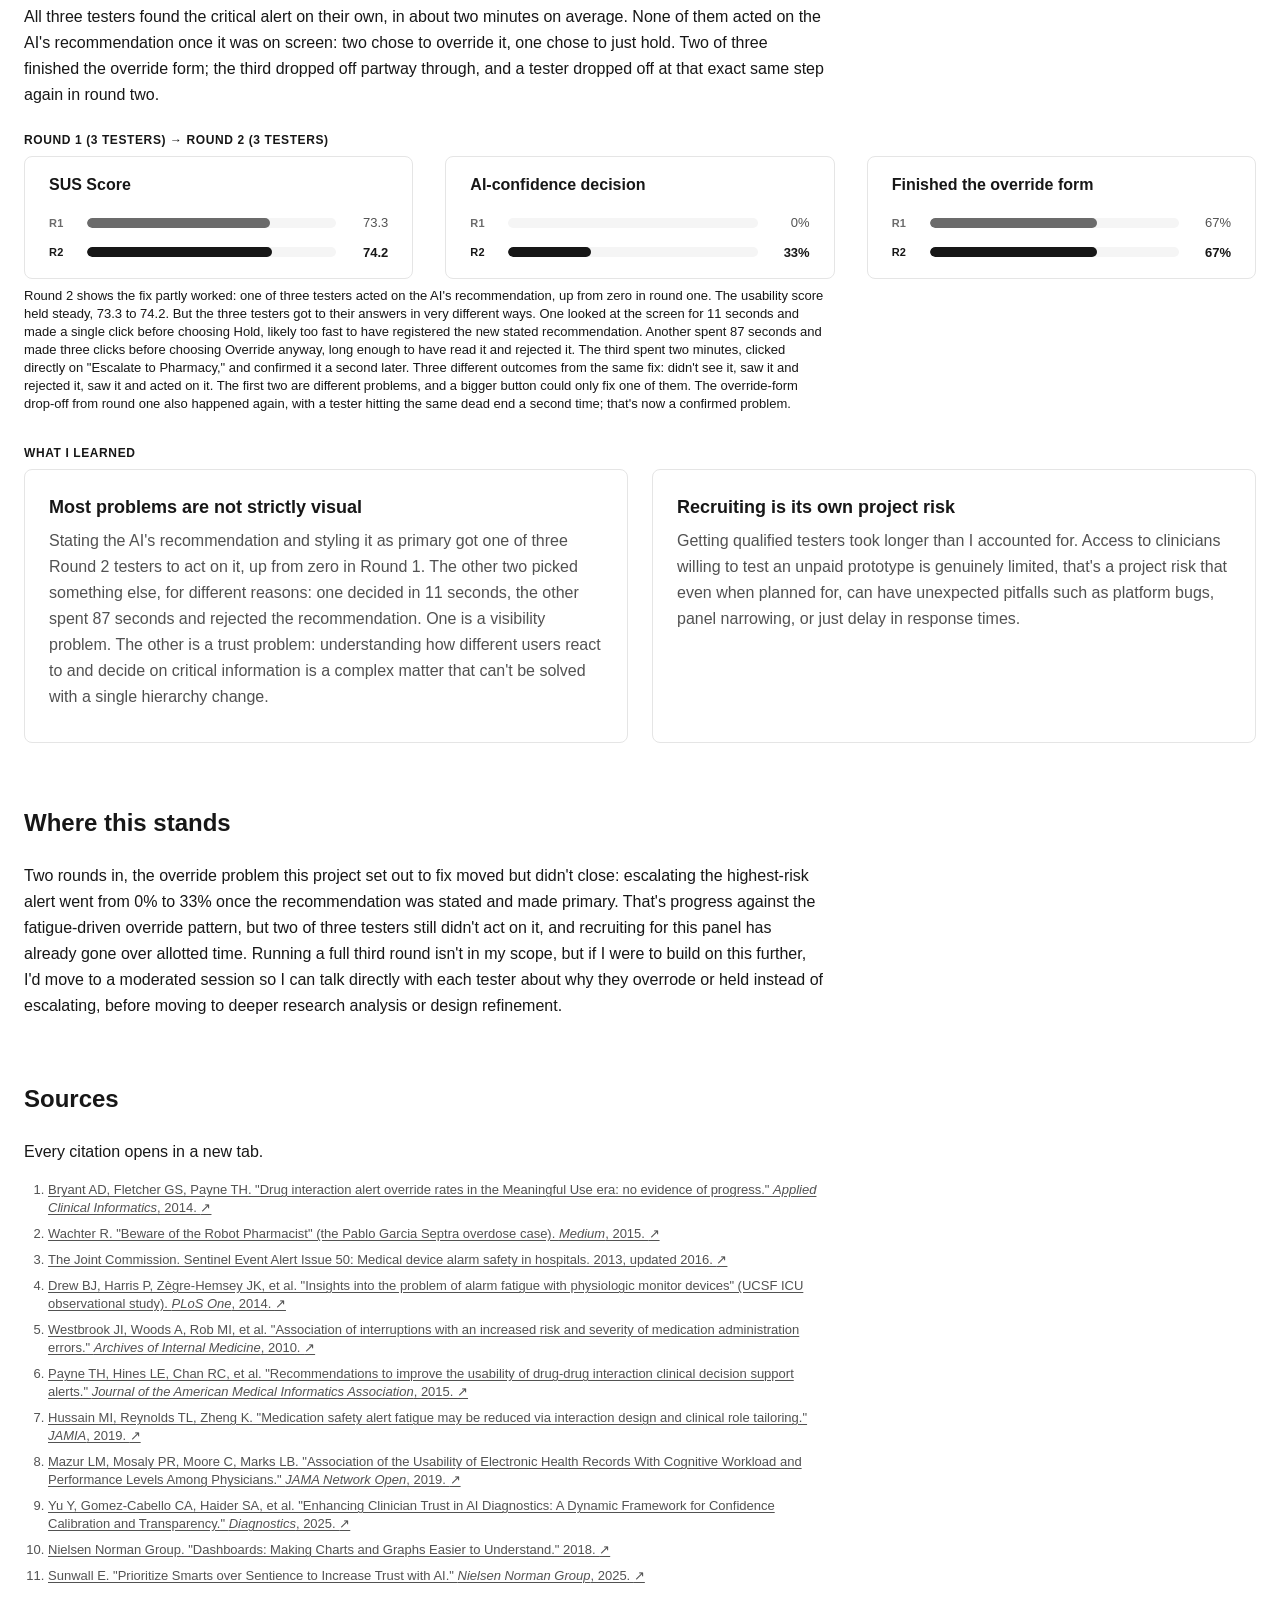
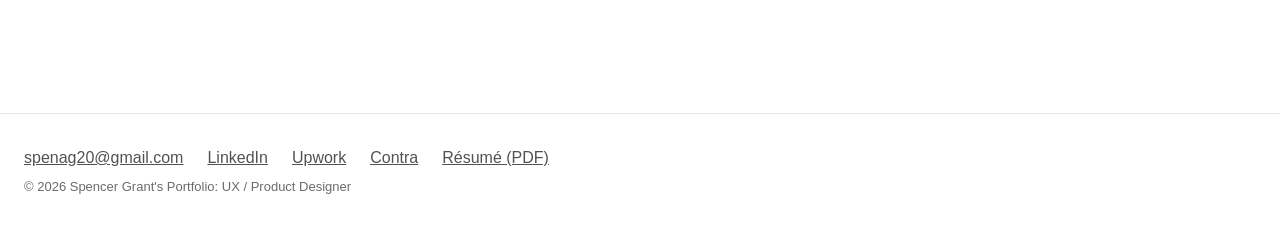
<file: case-study.html>
<!DOCTYPE html>
<html lang="en">
<head>
<meta charset="UTF-8">
<meta name="viewport" content="width=device-width, initial-scale=1.0">
<title>Designed a clinical alert dashboard to reduce override of critical drug-interaction warnings</title>
<meta name="description" content="Alert Fatigue Case Study: AI dashboard design, clinical alert triage, WCAG 2.2 accessibility, and two rounds of usability testing with SUS and NASA-TLX.">
<link rel="icon" type="image/svg+xml" href="data:image/svg+xml,%3Csvg xmlns='http://www.w3.org/2000/svg' viewBox='0 0 32 32'%3E%3Crect width='32' height='32' rx='7' fill='%23171717'/%3E%3Ctext x='16' y='21.5' font-family='Arial,Helvetica,sans-serif' font-size='13' font-weight='700' fill='%23f5f5f5' text-anchor='middle'%3ESG%3C/text%3E%3C/svg%3E">
<link rel="stylesheet" href="styles.css">
<script src="theme.js"></script>
<style>
  .tile-grid-decisions .tile { min-height: 268px; }
</style>
</head>
<body>

<a class="skip-link" href="#main">Skip to main content</a>

<header class="container">
  <nav class="site-nav" aria-label="Main">
    <a class="logo" href="index.html">Spencer Grant's Portfolio</a>
    <div class="nav-right">
    <ul id="nav-menu">
      <li class="nav-dropdown">
        <a href="case-studies.html">Case Studies</a>
        <div class="nav-dropdown-menu">
          <a href="case-study.html" aria-current="page">Diagnosing Alert Fatigue<span>Tackling alarm fatigue in clinical alerts</span></a>
          <a href="civicpulse.html">CivicPulse<span>Making civic data transparent</span></a>
          <a href="letterboxd.html">Reframing Letterboxd<span>Improving engagement and implementing new features</span></a>
        </div>
      </li>
      <li><a href="vantar.html">Vantar</a></li>
      <li><a href="about.html">About</a></li>
      <li><a href="resume.html">Résumé</a></li>
    </ul>
    <button id="theme-toggle" class="theme-toggle" type="button" aria-label="Toggle dark mode"></button>
    <button id="nav-toggle" class="nav-toggle" type="button" aria-label="Open menu" aria-expanded="false" aria-controls="nav-menu">
      <span class="nav-toggle-bar"></span>
      <span class="nav-toggle-bar"></span>
      <span class="nav-toggle-bar"></span>
    </button>
  </div>
  </nav>
</header>

<main id="main" tabindex="-1">

<section style="padding-bottom: 0;">
  <div class="container">
    <div class="prose">
      <p class="type-label-upper">Case Study</p>
      <h1 class="type-h1" style="margin-top: var(--sp-md);">A clinical alert dashboard, designed to cut hospitalist override</h1>

      <blockquote class="opening-stat type-body-lg">
        Physicians override 95% of drug-interaction alerts, across 18,354 medication orders at two
        hospitals, with no improvement since the Meaningful Use era began.
        <cite class="type-caption">(Bryant et al., Applied Clinical Informatics, 2014)</cite>
      </blockquote>
    </div>

    <div class="meta-row">
      <div class="meta-item">
        <p class="type-label-upper label">Role</p>
        <p class="type-body">Solo: research, synthesis, design, testing, prototyping</p>
      </div>
      <div class="meta-item">
        <p class="type-label-upper label">Timeline</p>
        <p class="type-body">May to Aug 2026</p>
      </div>
      <div class="meta-item">
        <p class="type-label-upper label">Tools</p>
        <p class="type-body">Figma, Stark, Useberry, Claude</p>
      </div>
    </div>
  </div>
</section>

<section style="padding-top: 0;">
  <div class="container">

    <div class="stat-row">
      <div class="stat">
        <div class="value filled">100%</div>
        <div class="type-label-upper label">Correctly triaged the critical alert alone</div>
      </div>
      <div class="stat">
        <div class="value filled">73.3</div>
        <div class="type-label-upper label">SUS score, Round 1 (68+ is above average)</div>
      </div>
      <div class="stat">
        <div class="value filled">33%</div>
        <div class="type-label-upper label">Escalated it once AI confidence was also stated, up from 0% in Round 1</div>
      </div>
    </div>

    <div class="tile-grid tile-grid-prose" style="margin-bottom: var(--sp-md);">
      <div>
        <div class="shot-frame">
          <img src="assets/triage-esi1-expanded.png" alt="ESI-1 alert expanded: AI confidence, evidence basis, and the Hold/Override/Escalate action row">
        </div>
        <p class="type-caption">The ESI-1 alert, expanded. Round 1 design: Hold is styled primary; the AI's recommendation is in the table but not called out near the action buttons.</p>
      </div>
      <div>
        <div class="shot-frame">
          <img src="assets/triage-esi1-expanded-round2-fix.png" alt="ESI-1 alert expanded in the Round 2 design: Escalate to Pharmacy styled as the primary button, with a stated recommendation banner reading 94% confidence supports escalation to pharmacy">
        </div>
        <p class="type-caption">The Round 2 fix: Escalate restyled as primary, plus a stated recommendation above the button row. Testing showed this wasn't enough on its own. See Testing below for why.</p>
      </div>
    </div>

    <div class="summary-block">
      <p class="type-label-upper" style="margin-bottom: var(--sp-sm);">30-second summary</p>
      <div class="flow">
        <div class="flow-step">
          <p class="type-label-upper flow-label">Problem</p>
          <p class="type-body">Every drug-interaction alert looks identical on screen, whether it's routine or life-threatening. Hospitalists override 95% of them, not carelessness, but alarm fatigue: so many alerts that hospitalists stop reacting to any of them. That's tied to real patient harm.</p>
        </div>
        <div class="flow-step">
          <p class="type-label-upper flow-label">Approach</p>
          <p class="type-body">I didn't have access to real hospitalists, so I built the problem from 18 clinical sources, then tested the design across two rounds with registered nurses as the closest available stand-in.</p>
        </div>
        <div class="flow-step">
          <p class="type-label-upper flow-label">Key decision</p>
          <p class="type-body">A triage table using Emergency Severity Index (ESI), the scale hospitals already use, with the AI's confidence shown right next to the action, and friction that scales with risk: one click to accept, a short reasoned form to override.</p>
        </div>
        <div class="flow-step">
          <p class="type-label-upper flow-label">Status</p>
          <p class="type-body">Two rounds of testing are done. Every tester found the critical alert right away, in both rounds. Getting people to act on the AI's recommendation improved but didn't fully work: nobody did in round one, and moving the recommendation next to the button got one of three testers to act on it in round two. The other two missed it for two different reasons, which is the real finding.</p>
        </div>
      </div>
    </div>

    <div class="case-section">
      <div class="prose">
        <h2 class="type-h2">Problem</h2>
        <p class="type-body">
          Hospitalists handle the highest volume of daily medication orders in inpatient care, and
          drug-interaction alerts are supposed to catch what they miss. But every alert renders at identical
          visual priority: no position, size, or color signal separates a life-threatening interaction from
          a routine one. Volume alone isn't the failure; making everything look equally urgent trains
          clinicians to ignore all of it.
        </p>
      </div>

      <div class="fact-grid">
        <div class="fact">
          <p class="fact-value">39-fold</p>
          <p class="fact-body">antibiotic overdose in a 2015 UCSF case, after a physician and pharmacist both overrode a critical alert that <em>"looked exactly the same"</em> as routine ones.</p>
          <p class="type-caption fact-source"><a href="https://medium.com/backchannel/beware-of-the-robot-pharmacist-4015ebf13f6f" target="_blank" rel="noopener">Wachter 2015<span class="visually-hidden"> (opens in new tab)</span></a></p>
        </div>
        <div class="fact">
          <p class="fact-value">216+ deaths</p>
          <p class="fact-body">in the U.S. (2005–2010) tied to alarm fatigue, per a Boston Globe investigation.</p>
          <p class="type-caption fact-source"><a href="https://medium.com/backchannel/beware-of-the-robot-pharmacist-4015ebf13f6f" target="_blank" rel="noopener">Wachter 2015<span class="visually-hidden"> (opens in new tab)</span></a></p>
        </div>
        <div class="fact">
          <p class="fact-value">187/day</p>
          <p class="fact-body">alerts per patient at UCSF ICUs, almost all clinically insignificant, 2,507,822 unique alarms across five ICUs in one month.</p>
          <p class="type-caption fact-source"><a href="https://doi.org/10.1371/journal.pone.0110274" target="_blank" rel="noopener">Drew et al. 2014<span class="visually-hidden"> (opens in new tab)</span></a></p>
        </div>
        <div class="fact">
          <p class="fact-value">+13% risk</p>
          <p class="fact-body">per interruption during medication administration. Four interruptions doubles the rate of errors likely to cause permanent harm or death.</p>
          <p class="type-caption fact-source"><a href="https://doi.org/10.1001/archinternmed.2010.65" target="_blank" rel="noopener">Westbrook et al. 2010<span class="visually-hidden"> (opens in new tab)</span></a></p>
        </div>
      </div>

      <div class="prose">
        <p class="type-caption">The Joint Commission issued an urgent alarm-safety directive in 2013 (updated 2016), naming alarm-related problems a top health-technology hazard. (<a href="https://www.jointcommission.org/en-us/knowledge-library/newsletters/sentinel-event-alert/issue-50" target="_blank" rel="noopener">The Joint Commission 2013/2016<span class="visually-hidden"> (opens in new tab)</span></a>)</p>
      </div>
    </div>

    <div class="case-section">
      <div class="prose">
        <h2 class="type-h2">Solution</h2>
        <p class="type-body">
          Three things the design needed to answer: the minimum info a hospitalist needs to triage an alert
          without leaving the alert view, what signal reads as "critical" before any text gets read, and
          when an AI confidence score actually changes behavior instead of getting overridden. The answer: a
          triage table with ESI severity tiers already in clinical vocabulary, AI confidence surfaced
          inline, and friction that scales with risk: one click to accept the recommendation, a reasoned
          form to override it.
        </p>
      </div>

      <div class="tile-grid tile-grid-prose tile-grid-decisions">
        <div class="tile">
          <h3 class="type-h3">A table, color as backup only</h3>
          <p class="type-body">Every alert is a row: severity, drug ordered vs. drug on file, AI confidence, recommended action, all visible without expanding. Strip the color out and the ESI-1 row is still identifiable by position, height, and weight; color-only encoding fails color-deficient clinicians and is unreliable under time pressure regardless.</p>
          <p class="type-caption source"><a href="https://doi.org/10.1001/jamanetworkopen.2018.6893" target="_blank" rel="noopener">Mazur et al. 2019<span class="visually-hidden"> (opens in new tab)</span></a>; <a href="https://www.nngroup.com/articles/dashboards-preattentive/" target="_blank" rel="noopener">NN/g 2018<span class="visually-hidden"> (opens in new tab)</span></a>; <a href="https://www.jointcommission.org/en-us/knowledge-library/newsletters/sentinel-event-alert/issue-50" target="_blank" rel="noopener">The Joint Commission 2013/2016<span class="visually-hidden"> (opens in new tab)</span></a></p>
        </div>
        <div class="tile">
          <h3 class="type-h3">ESI, not an invented scale</h3>
          <p class="type-body">The panel borrows the Emergency Severity Index, already in a hospitalist's vocabulary, instead of a made-up "High/Medium/Low." "ESI-1" needs zero explanation.</p>
          <p class="type-caption source"><a href="https://doi.org/10.1093/jamia/ocz095" target="_blank" rel="noopener">Hussain et al. 2019<span class="visually-hidden"> (opens in new tab)</span></a></p>
        </div>
        <div class="tile">
          <h3 class="type-h3">Friction scales with risk</h3>
          <p class="type-body">The recommended action (Hold) completes in one click. Overriding requires picking a reason from five visible radio options, not a dropdown, before Confirm enables. Dropdown reasons are too coarse; clinicians pick the fastest option, not the accurate one.</p>
          <p class="type-caption source"><a href="https://doi.org/10.1093/jamia/ocv011" target="_blank" rel="noopener">Payne et al. 2015<span class="visually-hidden"> (opens in new tab)</span></a></p>
        </div>
        <div class="tile" id="d1-008">
          <h3 class="type-h3">Cut override at the point of highest risk</h3>
          <p class="type-body">Override drops from 99.3% to 1.7% once a high-confidence recommendation is actually stated, across 6,689 cardiovascular cases. Round 1 styled Escalate as secondary with the recommendation stated in the primary table, but not near the action buttons; Round 2 enhanced visibility and added a one-line stated recommendation above the given actions.</p>
          <div class="bar-chart--compact">
            <p class="bar-metric-label">Override rate, by AI confidence band</p>
            <div class="bar-row">
              <span class="bar-tag">90–99%</span>
              <div class="bar-track" aria-hidden="true"><div class="bar-fill" style="width: 1.7%;"></div></div>
              <span class="bar-value">1.7%</span>
            </div>
            <div class="bar-row">
              <span class="bar-tag">70–79%</span>
              <div class="bar-track" aria-hidden="true"><div class="bar-fill" style="width: 99.3%;"></div></div>
              <span class="bar-value">99.3%</span>
            </div>
          </div>
          <p class="type-caption source"><a href="https://doi.org/10.3390/diagnostics15172204" target="_blank" rel="noopener">Yu et al. 2025<span class="visually-hidden"> (opens in new tab)</span></a>; <a href="https://www.nngroup.com/articles/smarts-over-sentience/" target="_blank" rel="noopener">NN/g 2025<span class="visually-hidden"> (opens in new tab)</span></a>; <a href="https://www.nngroup.com/articles/dashboards-preattentive/" target="_blank" rel="noopener">NN/g 2018<span class="visually-hidden"> (opens in new tab)</span></a>; <a href="https://doi.org/10.1093/jamia/ocv011" target="_blank" rel="noopener">Payne et al. 2015<span class="visually-hidden"> (opens in new tab)</span></a></p>
        </div>
      </div>
    </div>

    <div class="case-section">
      <div class="prose"><h2 class="type-h2">Process</h2></div>

      <div class="tile-grid tile-grid-prose" style="margin-bottom: var(--sp-xl);">
        <div class="tile">
          <h3 class="type-h3">1. Research</h3>
          <p class="type-body">Built the problem from 18 peer-reviewed and clinical sources instead of primary interviews. With the help of Claude, I synthesized the data and produced two personas along with the ESI-based severity framing the design is built around.</p>
        </div>
        <div class="tile">
          <h3 class="type-h3">2. Ideation in Stitch</h3>
          <p class="type-body">Used Google's Stitch tool to quickly generate and compare three distinct dashboard directions, then narrowed down to the strongest one before committing time to a full Figma build.</p>
        </div>
        <div class="tile">
          <h3 class="type-h3">3. Wireframes</h3>
          <p class="type-body">Sketched low-fidelity layout directions and ran each through a 3-second test: can a clinician spot the most critical alert without reading anything? A compact triage table passed as the best direction over a single-column card where height signaled priority over severity index.</p>
        </div>
        <div class="tile">
          <h3 class="type-h3">4. Figma: refinement and prototyping</h3>
          <p class="type-body">Built the chosen direction into a full interactive prototype: the triage table, expandable alert rows, the explainability panel, and the action buttons. Ran it through a WCAG 2.2 AA accessibility check in Stark before testing.</p>
        </div>
        <div class="tile">
          <h3 class="type-h3">5. Testing, round 1</h3>
          <p class="type-body">Sent the prototype to three nurse proxy testers for an unmoderated usability test: severity understanding of the alert triage, an escalate-or-override decision, and an override-friction task, plus two standard surveys (SUS, NASA-TLX).</p>
        </div>
        <div class="tile">
          <h3 class="type-h3">6. Revision</h3>
          <p class="type-body">Every tester skipped the AI's recommended action on the highest-confidence alert. Restyled Escalate as the primary button and added a one-line stated recommendation above it, instead of leaving the connection between confidence score and action implicit.</p>
        </div>
        <div class="tile">
          <h3 class="type-h3">7. Testing, round 2</h3>
          <p class="type-body">Sent the revised prototype to the same three testers. One acted on the AI's recommendation, the other two still didn't, each for a different reason. The numbers behind both rounds are below.</p>
        </div>
      </div>

      <p class="type-label-upper" style="margin-bottom: var(--sp-sm);">Round 1 results (3 testers)</p>
      <div class="stat-row">
        <div class="stat">
          <div class="value">73.3</div>
          <div class="type-label-upper label">Usability score (SUS), 68+ = above avg</div>
        </div>
        <div class="stat">
          <div class="value">35.0</div>
          <div class="type-label-upper label">Mental effort score (NASA-TLX), lower is better</div>
        </div>
        <div class="stat">
          <div class="value">100%</div>
          <div class="type-label-upper label">Task 1: found the critical alert</div>
        </div>
        <div class="stat">
          <div class="value">0%</div>
          <div class="type-label-upper label">Task 2: acted on a 94%-confidence AI recommendation</div>
        </div>
        <div class="stat">
          <div class="value">67%</div>
          <div class="type-label-upper label">Task 3: finished the override form</div>
        </div>
      </div>

      <div class="prose">
        <p class="type-body" style="margin-top: var(--sp-lg);">
          All three testers found the critical alert on their own, in about two
          minutes on average. None of them acted on the AI's recommendation once it was on screen: two
          chose to override it, one chose to just hold. Two of three finished the override form; the third
          dropped off partway through, and a tester dropped off at that exact same step again in round
          two.
        </p>

      </div>

      <p class="type-label-upper" style="margin: var(--sp-lg) 0 var(--sp-sm);">Round 1 (3 testers) → Round 2 (3 testers)</p>
      <div class="bar-chart">
        <div class="bar-metric">
          <p class="bar-metric-label">SUS Score</p>
          <div class="bar-rows">
            <div class="bar-row">
              <span class="bar-tag">R1</span>
              <div class="bar-track" aria-hidden="true"><div class="bar-fill" style="width: 73.3%;"></div></div>
              <span class="bar-value">73.3</span>
            </div>
            <div class="bar-row is-after">
              <span class="bar-tag">R2</span>
              <div class="bar-track" aria-hidden="true"><div class="bar-fill" style="width: 74.2%;"></div></div>
              <span class="bar-value">74.2</span>
            </div>
          </div>
        </div>
        <div class="bar-metric">
          <p class="bar-metric-label">AI-confidence decision</p>
          <div class="bar-rows">
            <div class="bar-row">
              <span class="bar-tag">R1</span>
              <div class="bar-track" aria-hidden="true"><div class="bar-fill" style="width: 0%;"></div></div>
              <span class="bar-value">0%</span>
            </div>
            <div class="bar-row is-after">
              <span class="bar-tag">R2</span>
              <div class="bar-track" aria-hidden="true"><div class="bar-fill" style="width: 33%;"></div></div>
              <span class="bar-value">33%</span>
            </div>
          </div>
        </div>
        <div class="bar-metric">
          <p class="bar-metric-label">Finished the override form</p>
          <div class="bar-rows">
            <div class="bar-row">
              <span class="bar-tag">R1</span>
              <div class="bar-track" aria-hidden="true"><div class="bar-fill" style="width: 67%;"></div></div>
              <span class="bar-value">67%</span>
            </div>
            <div class="bar-row is-after">
              <span class="bar-tag">R2</span>
              <div class="bar-track" aria-hidden="true"><div class="bar-fill" style="width: 67%;"></div></div>
              <span class="bar-value">67%</span>
            </div>
          </div>
        </div>
      </div>

      <div class="prose">
        <p class="type-caption" style="margin-top: var(--sp-sm);">
          Round 2 shows the fix partly worked: one of three testers acted on the AI's recommendation, up
          from zero in round one. The usability score held steady, 73.3 to 74.2. But the three testers got
          to their answers in very different ways. One looked at the screen for 11 seconds and made a
          single click before choosing Hold, likely too fast to have registered the new stated
          recommendation. Another spent 87 seconds and made three clicks before choosing Override anyway,
          long enough to have read it and rejected it. The third spent two minutes, clicked directly
          on "Escalate to Pharmacy," and confirmed it a second later. Three different outcomes from the
          same fix: didn't see it, saw it and rejected it, saw it and acted on it. The first two are
          different problems, and a bigger button could only fix one of them. The
          override-form drop-off from round one also happened again, with a tester hitting the
          same dead end a second time; that's now a confirmed problem.
        </p>
      </div>

      <p class="type-label-upper" style="margin: var(--sp-xl) 0 var(--sp-sm);">What I learned</p>
      <div class="tile-grid tile-grid-prose">
        <div class="tile">
          <h3 class="type-h3">Most problems are not strictly visual</h3>
          <p class="type-body">Stating the AI's recommendation and styling it as primary got one of three Round 2 testers to act on it, up from zero in Round 1. The other two picked something else, for different reasons: one decided in 11 seconds, the other spent 87 seconds and rejected the recommendation. One is a visibility problem. The other is a trust problem: understanding how different users react to and decide on critical information is a complex matter that can't be solved with a single hierarchy change.</p>
        </div>
        <div class="tile">
          <h3 class="type-h3">Recruiting is its own project risk</h3>
          <p class="type-body">Getting qualified testers took longer than I accounted for. Access to clinicians willing to test an unpaid prototype is genuinely limited, that's a project risk that even when planned for, can have unexpected pitfalls such as platform bugs, panel narrowing, or just delay in response times.</p>
        </div>
      </div>
    </div>

    <div class="case-section">
      <div class="prose">
        <h2 class="type-h2">Where this stands</h2>
        <p class="type-body">
          Two rounds in, the override problem this project set out to fix moved but didn't close: escalating
          the highest-risk alert went from 0% to 33% once the recommendation was stated and made primary. That's
          progress against the fatigue-driven override pattern, but two of three testers still didn't act
          on it, and recruiting for this panel has already gone over allotted time. Running a full third round
          isn't in my scope, but if I were to build on this further, I'd move to a moderated session so I can
          talk directly with each tester about why they overrode or held instead of escalating, before moving
          to deeper research analysis or design refinement.
        </p>
      </div>
    </div>

    <div class="case-section">
      <div class="prose">
        <h2 class="type-h2">Sources</h2>
        <p class="type-body" style="margin-bottom: var(--sp-md);">Every citation opens in a new tab.</p>
        <ol id="sources" class="rq-list type-caption source-list" style="color: var(--text-secondary);">
          <li id="src-bryant-2014"><a href="https://doi.org/10.4338/ACI-2013-12-RA-0103" target="_blank" rel="noopener">Bryant AD, Fletcher GS, Payne TH. "Drug interaction alert override rates in the Meaningful Use era: no evidence of progress." <em>Applied Clinical Informatics</em>, 2014. <span aria-hidden="true">↗</span><span class="visually-hidden"> (opens in new tab)</span></a></li>
          <li id="src-wachter-2015"><a href="https://medium.com/backchannel/beware-of-the-robot-pharmacist-4015ebf13f6f" target="_blank" rel="noopener">Wachter R. "Beware of the Robot Pharmacist" (the Pablo Garcia Septra overdose case). <em>Medium</em>, 2015. <span aria-hidden="true">↗</span><span class="visually-hidden"> (opens in new tab)</span></a></li>
          <li id="src-joint-commission"><a href="https://www.jointcommission.org/en-us/knowledge-library/newsletters/sentinel-event-alert/issue-50" target="_blank" rel="noopener">The Joint Commission. Sentinel Event Alert Issue 50: Medical device alarm safety in hospitals. 2013, updated 2016. <span aria-hidden="true">↗</span><span class="visually-hidden"> (opens in new tab)</span></a></li>
          <li id="src-drew-2014"><a href="https://doi.org/10.1371/journal.pone.0110274" target="_blank" rel="noopener">Drew BJ, Harris P, Zègre-Hemsey JK, et al. "Insights into the problem of alarm fatigue with physiologic monitor devices" (UCSF ICU observational study). <em>PLoS One</em>, 2014. <span aria-hidden="true">↗</span><span class="visually-hidden"> (opens in new tab)</span></a></li>
          <li id="src-westbrook-2010"><a href="https://doi.org/10.1001/archinternmed.2010.65" target="_blank" rel="noopener">Westbrook JI, Woods A, Rob MI, et al. "Association of interruptions with an increased risk and severity of medication administration errors." <em>Archives of Internal Medicine</em>, 2010. <span aria-hidden="true">↗</span><span class="visually-hidden"> (opens in new tab)</span></a></li>
          <li id="src-payne-2015"><a href="https://doi.org/10.1093/jamia/ocv011" target="_blank" rel="noopener">Payne TH, Hines LE, Chan RC, et al. "Recommendations to improve the usability of drug-drug interaction clinical decision support alerts." <em>Journal of the American Medical Informatics Association</em>, 2015. <span aria-hidden="true">↗</span><span class="visually-hidden"> (opens in new tab)</span></a></li>
          <li id="src-hussain-2019"><a href="https://doi.org/10.1093/jamia/ocz095" target="_blank" rel="noopener">Hussain MI, Reynolds TL, Zheng K. "Medication safety alert fatigue may be reduced via interaction design and clinical role tailoring." <em>JAMIA</em>, 2019. <span aria-hidden="true">↗</span><span class="visually-hidden"> (opens in new tab)</span></a></li>
          <li id="src-mazur-2019"><a href="https://doi.org/10.1001/jamanetworkopen.2018.6893" target="_blank" rel="noopener">Mazur LM, Mosaly PR, Moore C, Marks LB. "Association of the Usability of Electronic Health Records With Cognitive Workload and Performance Levels Among Physicians." <em>JAMA Network Open</em>, 2019. <span aria-hidden="true">↗</span><span class="visually-hidden"> (opens in new tab)</span></a></li>
          <li id="src-yu-2025"><a href="https://doi.org/10.3390/diagnostics15172204" target="_blank" rel="noopener">Yu Y, Gomez-Cabello CA, Haider SA, et al. "Enhancing Clinician Trust in AI Diagnostics: A Dynamic Framework for Confidence Calibration and Transparency." <em>Diagnostics</em>, 2025. <span aria-hidden="true">↗</span><span class="visually-hidden"> (opens in new tab)</span></a></li>
          <li id="src-nng-2018"><a href="https://www.nngroup.com/articles/dashboards-preattentive/" target="_blank" rel="noopener">Nielsen Norman Group. "Dashboards: Making Charts and Graphs Easier to Understand." 2018. <span aria-hidden="true">↗</span><span class="visually-hidden"> (opens in new tab)</span></a></li>
          <li id="src-nng-2025"><a href="https://www.nngroup.com/articles/smarts-over-sentience/" target="_blank" rel="noopener">Sunwall E. "Prioritize Smarts over Sentience to Increase Trust with AI." <em>Nielsen Norman Group</em>, 2025. <span aria-hidden="true">↗</span><span class="visually-hidden"> (opens in new tab)</span></a></li>
        </ol>
      </div>
    </div>

  </div>
</section>

</main>

<footer class="site-footer">
  <div class="container">
    <div class="links">
      <a href="mailto:spenag20@gmail.com">spenag20@gmail.com</a>
      <a href="https://www.linkedin.com/in/spencergrantux" target="_blank" rel="noopener">LinkedIn<span class="visually-hidden"> (opens in new tab)</span></a>
      <a href="https://www.upwork.com/freelancers/~0174279fc158d9def9?mp_source=share" target="_blank" rel="noopener">Upwork<span class="visually-hidden"> (opens in new tab)</span></a>
      <a href="https://contra.com/spencergrant?referralExperimentNid=DEFAULT_REFERRAL_PROGRAM&referrerUsername=spencergrant" target="_blank" rel="noopener">Contra<span class="visually-hidden"> (opens in new tab)</span></a>
      <a href="resume.html">Résumé (PDF)</a>
    </div>
    <p class="type-caption">© 2026 Spencer Grant's Portfolio: UX / Product Designer</p>
  </div>
</footer>

</body>
</html>
</file>
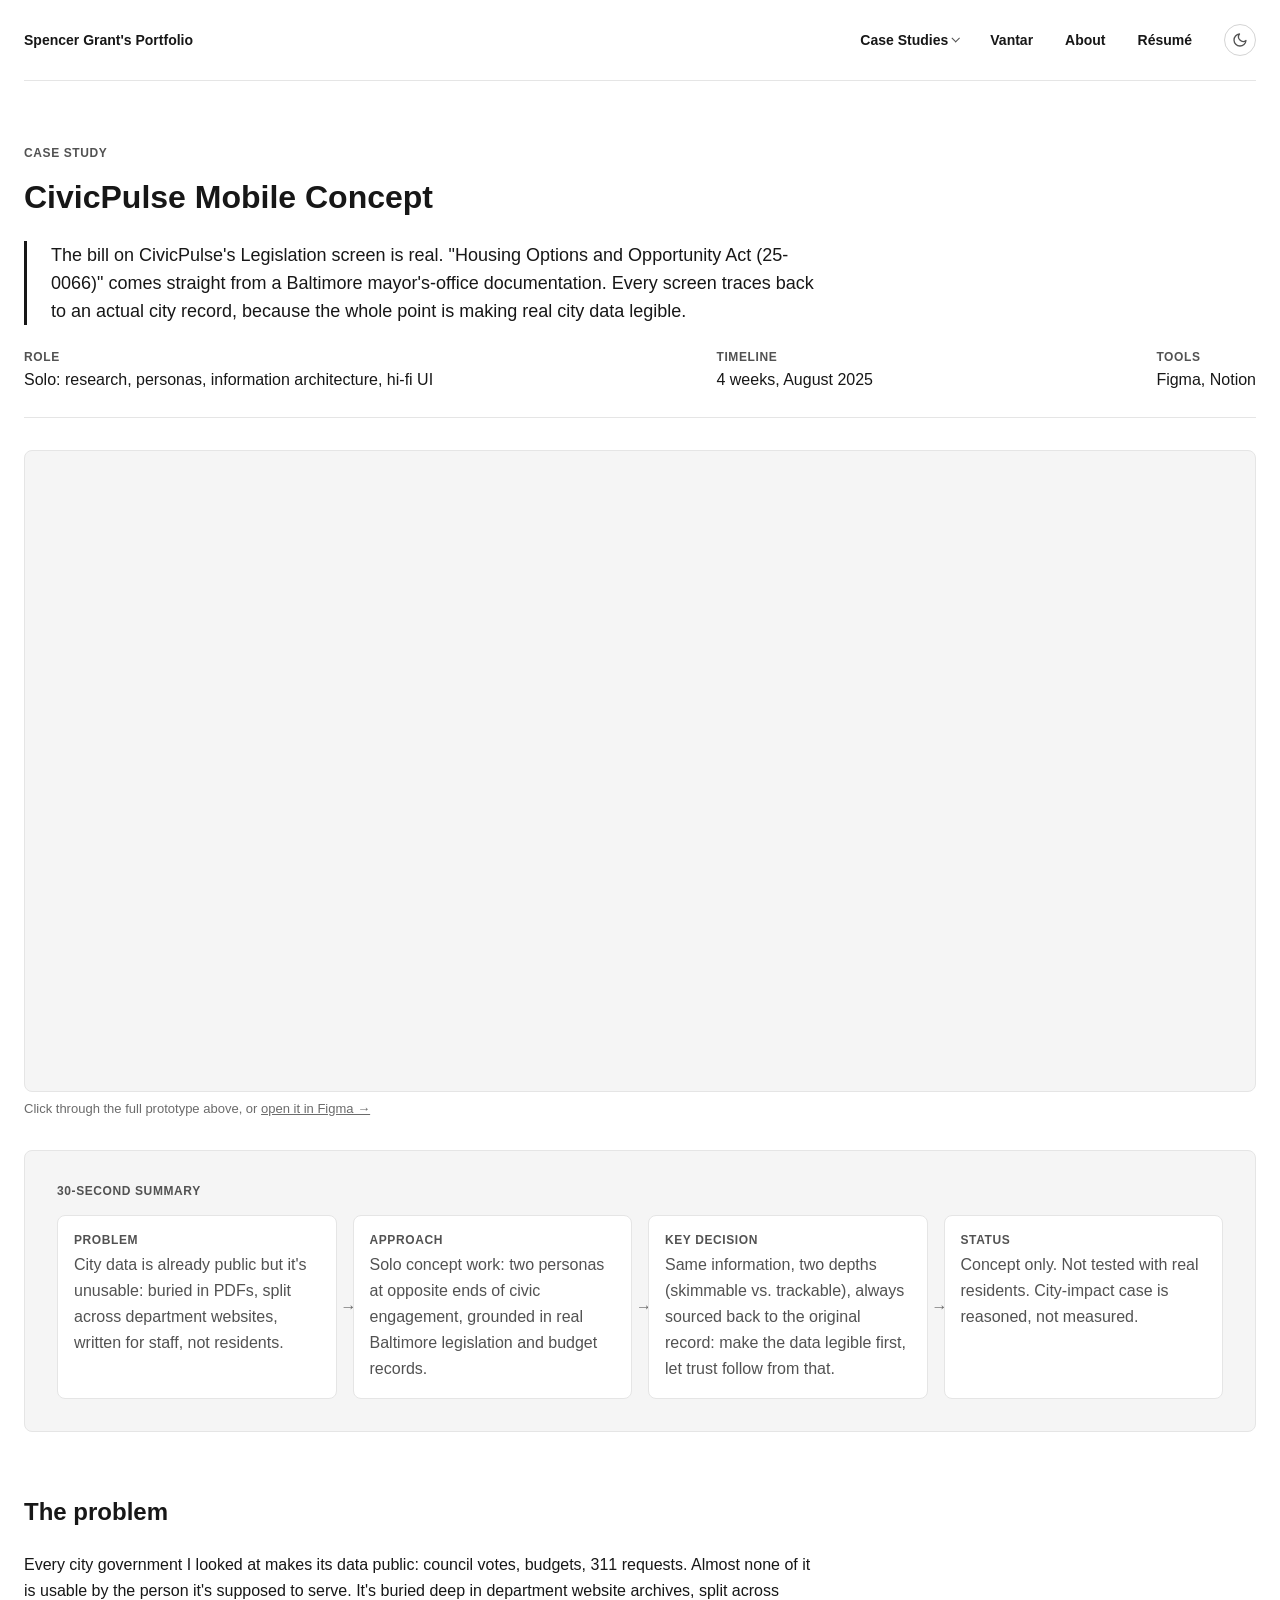
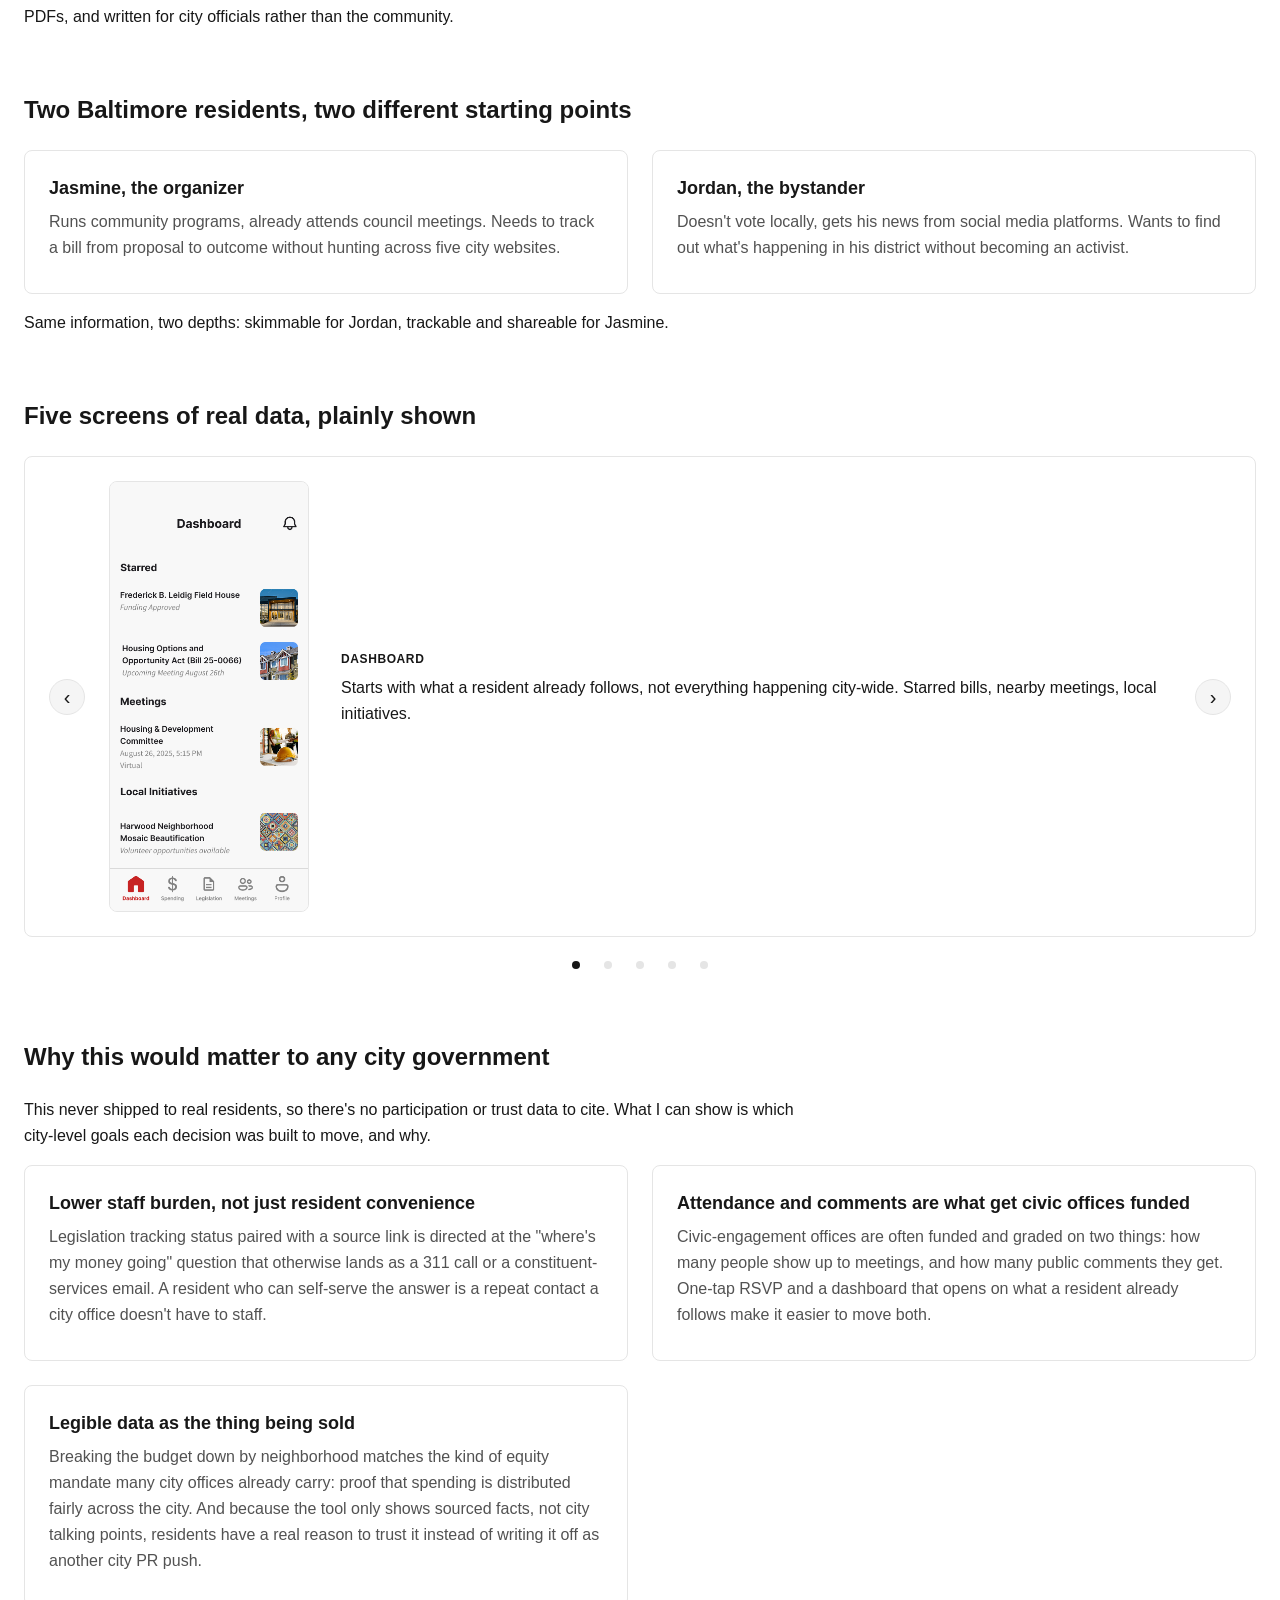
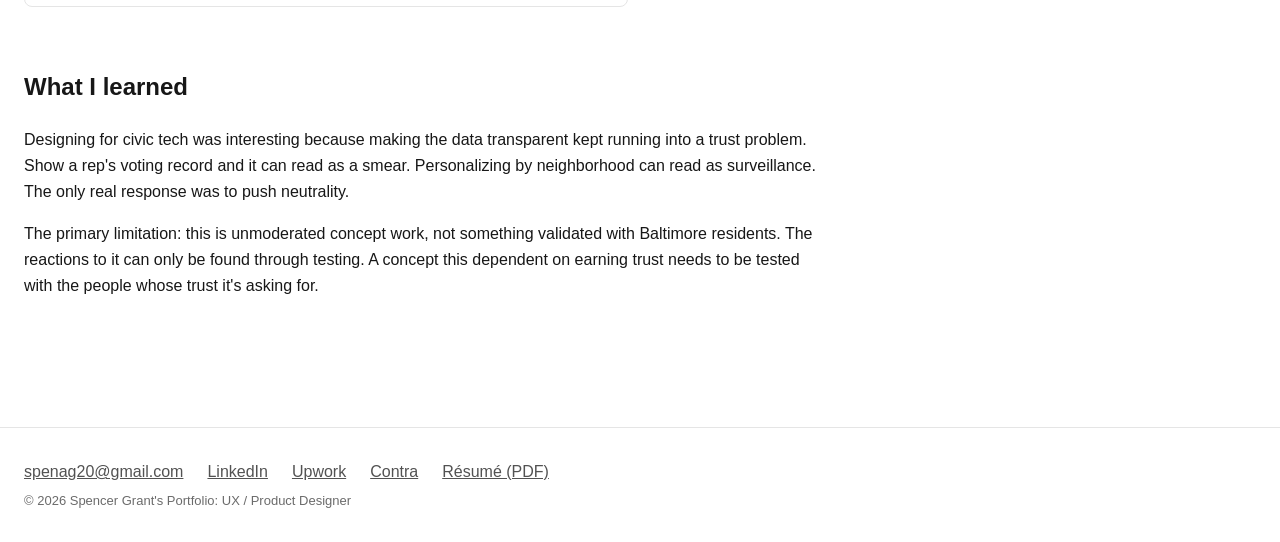
<file: civicpulse.html>
<!DOCTYPE html>
<html lang="en">
<head>
<meta charset="UTF-8">
<meta name="viewport" content="width=device-width, initial-scale=1.0">
<title>CivicPulse: making a real city budget legible to the people paying for it</title>
<meta name="description" content="A government-transparency app grounded in real Baltimore legislation and budget data. Personalized by neighborhood, sourced back to the original city record.">
<link rel="icon" type="image/svg+xml" href="data:image/svg+xml,%3Csvg xmlns='http://www.w3.org/2000/svg' viewBox='0 0 32 32'%3E%3Crect width='32' height='32' rx='7' fill='%23171717'/%3E%3Ctext x='16' y='21.5' font-family='Arial,Helvetica,sans-serif' font-size='13' font-weight='700' fill='%23f5f5f5' text-anchor='middle'%3ESG%3C/text%3E%3C/svg%3E">
<link rel="stylesheet" href="styles.css">
<script src="theme.js"></script>
</head>
<body>

<a class="skip-link" href="#main">Skip to main content</a>

<header class="container">
  <nav class="site-nav" aria-label="Main">
    <a class="logo" href="index.html">Spencer Grant's Portfolio</a>
    <div class="nav-right">
    <ul id="nav-menu">
      <li class="nav-dropdown">
        <a href="case-studies.html">Case Studies</a>
        <div class="nav-dropdown-menu">
          <a href="case-study.html">Diagnosing Alert Fatigue<span>Tackling alarm fatigue in clinical alerts</span></a>
          <a href="civicpulse.html" aria-current="page">CivicPulse<span>Making civic data transparent</span></a>
          <a href="letterboxd.html">Reframing Letterboxd<span>Improving engagement and implementing new features</span></a>
        </div>
      </li>
      <li><a href="vantar.html">Vantar</a></li>
      <li><a href="about.html">About</a></li>
      <li><a href="resume.html">Résumé</a></li>
    </ul>
    <button id="theme-toggle" class="theme-toggle" type="button" aria-label="Toggle dark mode"></button>
    <button id="nav-toggle" class="nav-toggle" type="button" aria-label="Open menu" aria-expanded="false" aria-controls="nav-menu">
      <span class="nav-toggle-bar"></span>
      <span class="nav-toggle-bar"></span>
      <span class="nav-toggle-bar"></span>
    </button>
  </div>
  </nav>
</header>

<main id="main" tabindex="-1">

<section style="padding-bottom: 0;">
  <div class="container">
    <div class="prose">
      <p class="type-label-upper">Case Study</p>
      <h1 class="type-h1" style="margin-top: var(--sp-md);">CivicPulse Mobile Concept</h1>

      <blockquote class="opening-stat type-body-lg">
        The bill on CivicPulse's Legislation screen is real. "Housing Options and Opportunity Act (25-0066)"
        comes straight from a Baltimore mayor's-office documentation. Every screen traces back to an actual
        city record, because the whole point is making real city data
        legible.
      </blockquote>
    </div>

    <div class="meta-row">
      <div class="meta-item">
        <p class="type-label-upper label">Role</p>
        <p class="type-body">Solo: research, personas, information architecture, hi-fi UI</p>
      </div>
      <div class="meta-item">
        <p class="type-label-upper label">Timeline</p>
        <p class="type-body">4 weeks, August 2025</p>
      </div>
      <div class="meta-item">
        <p class="type-label-upper label">Tools</p>
        <p class="type-body">Figma, Notion</p>
      </div>
    </div>
  </div>
</section>

<section style="padding-top: 0;">
  <div class="container">

    <div class="figma-embed">
      <iframe src="https://www.figma.com/embed?embed_host=share&amp;url=https%3A%2F%2Fwww.figma.com%2Fproto%2Fs4m5Rb949bizRf8h7XD1UX%2FCivicPulse-Prototyping--Copy-%3Fnode-id%3D0-1%26t%3DuSX6YyaTmqgGHE5n-1" allowfullscreen loading="lazy" title="CivicPulse live prototype"></iframe>
    </div>
    <div class="prose">
      <p class="type-caption" style="margin-bottom: var(--sp-xl);">Click through the full prototype above, or <a href="https://www.figma.com/proto/s4m5Rb949bizRf8h7XD1UX/CivicPulse-Prototyping--Copy-?node-id=0-1&t=uSX6YyaTmqgGHE5n-1" target="_blank" rel="noopener">open it in Figma →<span class="visually-hidden"> (opens in new tab)</span></a></p>
    </div>

    <div class="summary-block">
      <p class="type-label-upper" style="margin-bottom: var(--sp-sm);">30-second summary</p>
      <div class="flow">
        <div class="flow-step">
          <p class="type-label-upper flow-label">Problem</p>
          <p class="type-body">City data is already public but it's unusable: buried in PDFs, split across department websites, written for staff, not residents.</p>
        </div>
        <div class="flow-step">
          <p class="type-label-upper flow-label">Approach</p>
          <p class="type-body">Solo concept work: two personas at opposite ends of civic engagement, grounded in real Baltimore legislation and budget records.</p>
        </div>
        <div class="flow-step">
          <p class="type-label-upper flow-label">Key decision</p>
          <p class="type-body">Same information, two depths (skimmable vs. trackable), always sourced back to the original record: make the data legible first, let trust follow from that.</p>
        </div>
        <div class="flow-step">
          <p class="type-label-upper flow-label">Status</p>
          <p class="type-body">Concept only. Not tested with real residents. City-impact case is reasoned, not measured.</p>
        </div>
      </div>
    </div>

    <div class="case-section">
      <div class="prose">
        <h2 class="type-h2">The problem</h2>
        <p class="type-body">
          Every city government I looked at makes its data public: council votes, budgets, 311
          requests. Almost none of it is usable by the person it's supposed to serve. It's buried deep in department website archives,
          split across PDFs, and written for city officials rather than the community.
        </p>
      </div>
    </div>

    <div class="case-section">
      <div class="prose"><h2 class="type-h2">Two Baltimore residents, two different starting points</h2></div>
      <div class="tile-grid tile-grid-prose">
        <div class="tile">
          <h3 class="type-h3">Jasmine, the organizer</h3>
          <p class="type-body">Runs community programs, already attends council meetings. Needs to track a bill from proposal to outcome without hunting across five city websites.</p>
        </div>
        <div class="tile">
          <h3 class="type-h3">Jordan, the bystander</h3>
          <p class="type-body">Doesn't vote locally, gets his news from social media platforms. Wants to find out what's happening in his district without becoming an activist.</p>
        </div>
      </div>
      <div class="prose">
        <p class="type-body" style="margin-top: var(--sp-md);">
          Same information, two depths: skimmable for Jordan, trackable and shareable for Jasmine.
        </p>
      </div>
    </div>

    <div class="case-section">
      <div class="prose"><h2 class="type-h2">Five screens of real data, plainly shown</h2></div>

      <div class="feature-carousel" role="region" aria-label="CivicPulse screens">
        <div class="feature-carousel-card">
          <button class="carousel-arrow carousel-prev" type="button" aria-label="Previous screen">‹</button>

          <div class="feature-slide is-active" data-slide="0">
            <div class="shot-frame">
              <img src="assets/civicpulse-dashboard.png" alt="CivicPulse Dashboard: starred bills, an upcoming committee meeting, and a local neighborhood initiative">
            </div>
            <div class="feature-slide-copy">
              <p class="type-label-upper">Dashboard</p>
              <p class="type-body">Starts with what a resident already follows, not everything happening city-wide. Starred bills, nearby meetings, local initiatives.</p>
            </div>
          </div>

          <div class="feature-slide" data-slide="1">
            <div class="shot-frame">
              <img src="assets/civicpulse-legislation-info.png" alt="CivicPulse Legislation detail for the Housing Options and Opportunity Act: In Committee status next to a Track Progress button, and a real source link to the Baltimore mayor's press release the bill is drawn from">
            </div>
            <div class="feature-slide-copy">
              <p class="type-label-upper">Legislation</p>
              <p class="type-body">Clear status ("In Committee") next to the source link. People don't just want it simplified, they want to verify it wasn't simplified into something misleading.</p>
            </div>
          </div>

          <div class="feature-slide" data-slide="2">
            <div class="shot-frame">
              <img src="assets/civicpulse-spending.png" alt="CivicPulse Spending: budget data reorganized by neighborhood, listing Bridgeview-Greenlawn, Park Heights, and Harwood with estimated budgets">
            </div>
            <div class="feature-slide-copy">
              <p class="type-label-upper">Spending</p>
              <p class="type-body">The budget data that cities publish by department is reorganized by neighborhood instead: Park Heights, Harwood, Bridgeview-Greenlawn.</p>
            </div>
          </div>

          <div class="feature-slide" data-slide="3">
            <div class="shot-frame">
              <img src="assets/civicpulse-meetings.png" alt="CivicPulse Meetings: a monthly calendar above a list of upcoming meetings, each with a one-tap RSVP button">
            </div>
            <div class="feature-slide-copy">
              <p class="type-label-upper">Meetings</p>
              <p class="type-body">A calendar with one-tap RSVP. Not clever, just fixing the constant complaint that hearings happen without anyone finding out in time.</p>
            </div>
          </div>

          <div class="feature-slide" data-slide="4">
            <div class="shot-frame">
              <img src="assets/civicpulse-onboarding.png" alt="CivicPulse Onboarding: a ZIP code prompt stating the data is only used to track local legislation, with a visible Skip link">
            </div>
            <div class="feature-slide-copy">
              <p class="type-label-upper">Onboarding</p>
              <p class="type-body">Asks for a ZIP code, states the reason, and lets you skip without penalty. Geo-personalization loses trust fast when it's not transparent.</p>
            </div>
          </div>

          <button class="carousel-arrow carousel-next" type="button" aria-label="Next screen">›</button>
        </div>

        <div class="carousel-dots">
          <button class="carousel-dot is-active" type="button" aria-current="true" data-goto="0" aria-label="Go to Dashboard"></button>
          <button class="carousel-dot" type="button" data-goto="1" aria-label="Go to Legislation"></button>
          <button class="carousel-dot" type="button" data-goto="2" aria-label="Go to Spending"></button>
          <button class="carousel-dot" type="button" data-goto="3" aria-label="Go to Meetings"></button>
          <button class="carousel-dot" type="button" data-goto="4" aria-label="Go to Onboarding"></button>
        </div>
        <p class="visually-hidden" aria-live="polite" id="carousel-status"></p>
      </div>
    </div>

    <div class="case-section">
      <div class="prose">
        <h2 class="type-h2">Why this would matter to any city government</h2>
        <p class="type-body">
          This never shipped to real residents, so there's no participation or trust data to cite. What I can
          show is which city-level goals each decision was built to move, and why.
        </p>
      </div>
      <div class="tile-grid tile-grid-prose">
        <div class="tile">
          <h3 class="type-h3">Lower staff burden, not just resident convenience</h3>
          <p class="type-body">Legislation tracking status paired with a source link is directed at the "where's my money going" question that otherwise lands as a 311 call or a constituent-services email. A resident who can self-serve the answer is a repeat contact a city office doesn't have to staff.</p>
        </div>
        <div class="tile">
          <h3 class="type-h3">Attendance and comments are what get civic offices funded</h3>
          <p class="type-body">Civic-engagement offices are often funded and graded on two things: how many people show up to meetings, and how many public comments they get. One-tap RSVP and a dashboard that opens on what a resident already follows make it easier to move both.</p>
        </div>
        <div class="tile">
          <h3 class="type-h3">Legible data as the thing being sold</h3>
          <p class="type-body">Breaking the budget down by neighborhood matches the kind of equity mandate many city offices already carry: proof that spending is distributed fairly across the city. And because the tool only shows sourced facts, not city talking points, residents have a real reason to trust it instead of writing it off as another city PR push.</p>
        </div>
      </div>
    </div>

    <div class="case-section">
      <div class="prose">
        <h2 class="type-h2">What I learned</h2>
        <p class="type-body">
          Designing for civic tech was interesting because making the data transparent kept running into
          a trust problem. Show a rep's voting record and it can read as a smear. Personalizing by
          neighborhood can read as surveillance. The only real response was to push neutrality.
        </p>
        <p class="type-body">
          The primary limitation: this is unmoderated concept work, not something validated with
          Baltimore residents. The reactions to it can only be found through testing. 
          A concept this dependent on earning trust needs to be tested with the people whose
          trust it's asking for.
        </p>
      </div>
    </div>

  </div>
</section>

</main>

<footer class="site-footer">
  <div class="container">
    <div class="links">
      <a href="mailto:spenag20@gmail.com">spenag20@gmail.com</a>
      <a href="https://www.linkedin.com/in/spencergrantux" target="_blank" rel="noopener">LinkedIn<span class="visually-hidden"> (opens in new tab)</span></a>
      <a href="https://www.upwork.com/freelancers/~0174279fc158d9def9?mp_source=share" target="_blank" rel="noopener">Upwork<span class="visually-hidden"> (opens in new tab)</span></a>
      <a href="https://contra.com/spencergrant?referralExperimentNid=DEFAULT_REFERRAL_PROGRAM&referrerUsername=spencergrant" target="_blank" rel="noopener">Contra<span class="visually-hidden"> (opens in new tab)</span></a>
      <a href="resume.html">Résumé (PDF)</a>
    </div>
    <p class="type-caption">© 2026 Spencer Grant's Portfolio: UX / Product Designer</p>
  </div>
</footer>

<script>
(function () {
  var slides = Array.prototype.slice.call(document.querySelectorAll('.feature-slide'));
  var dots = Array.prototype.slice.call(document.querySelectorAll('.carousel-dot'));
  if (!slides.length) return;
  var index = 0;
  var status = document.getElementById('carousel-status');

  function show(i) {
    index = (i + slides.length) % slides.length;
    slides.forEach(function (slide, n) { slide.classList.toggle('is-active', n === index); });
    dots.forEach(function (dot, n) {
      dot.classList.toggle('is-active', n === index);
      if (n === index) dot.setAttribute('aria-current', 'true');
      else dot.removeAttribute('aria-current');
    });
    var label = slides[index].querySelector('.type-label-upper');
    status.textContent = 'Screen ' + (index + 1) + ' of ' + slides.length + (label ? ': ' + label.textContent : '');
  }

  document.querySelector('.carousel-prev').addEventListener('click', function () { show(index - 1); });
  document.querySelector('.carousel-next').addEventListener('click', function () { show(index + 1); });
  dots.forEach(function (dot, n) { dot.addEventListener('click', function () { show(n); }); });
})();
</script>

</body>
</html>
</file>
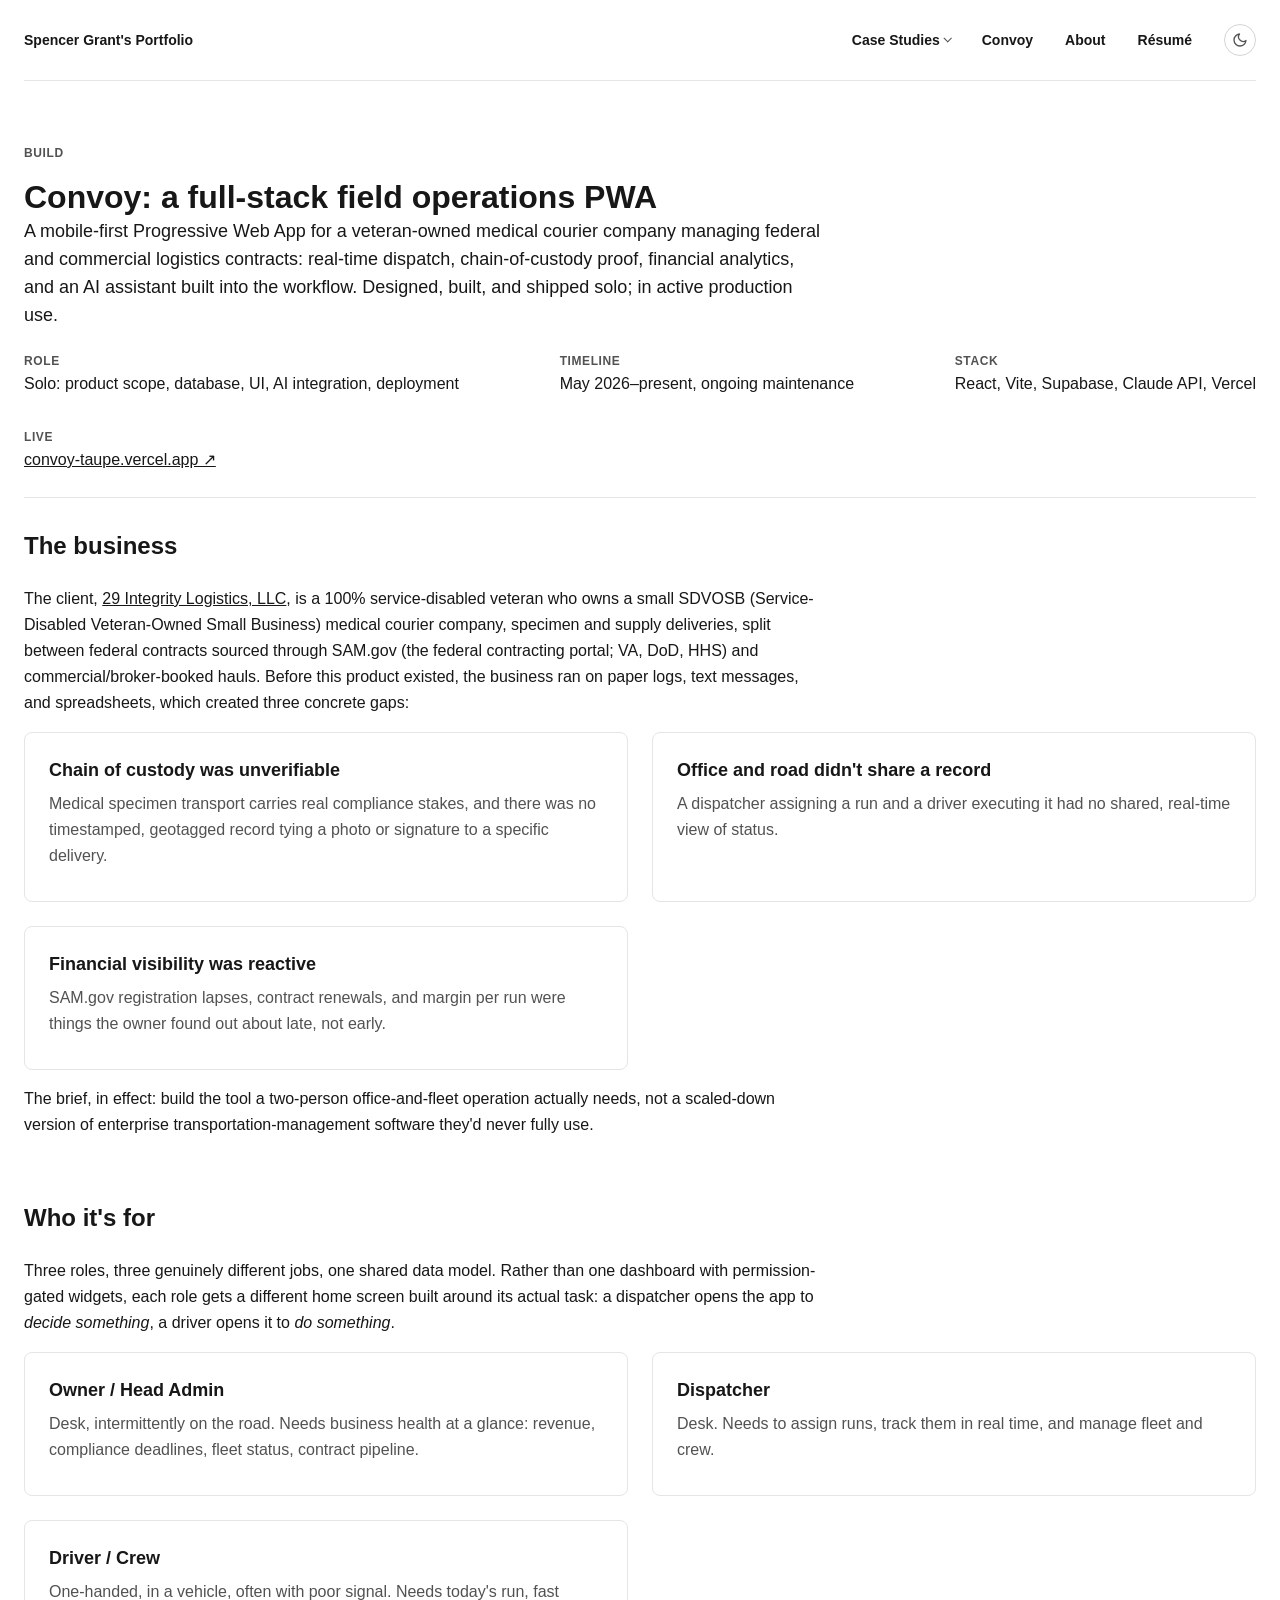
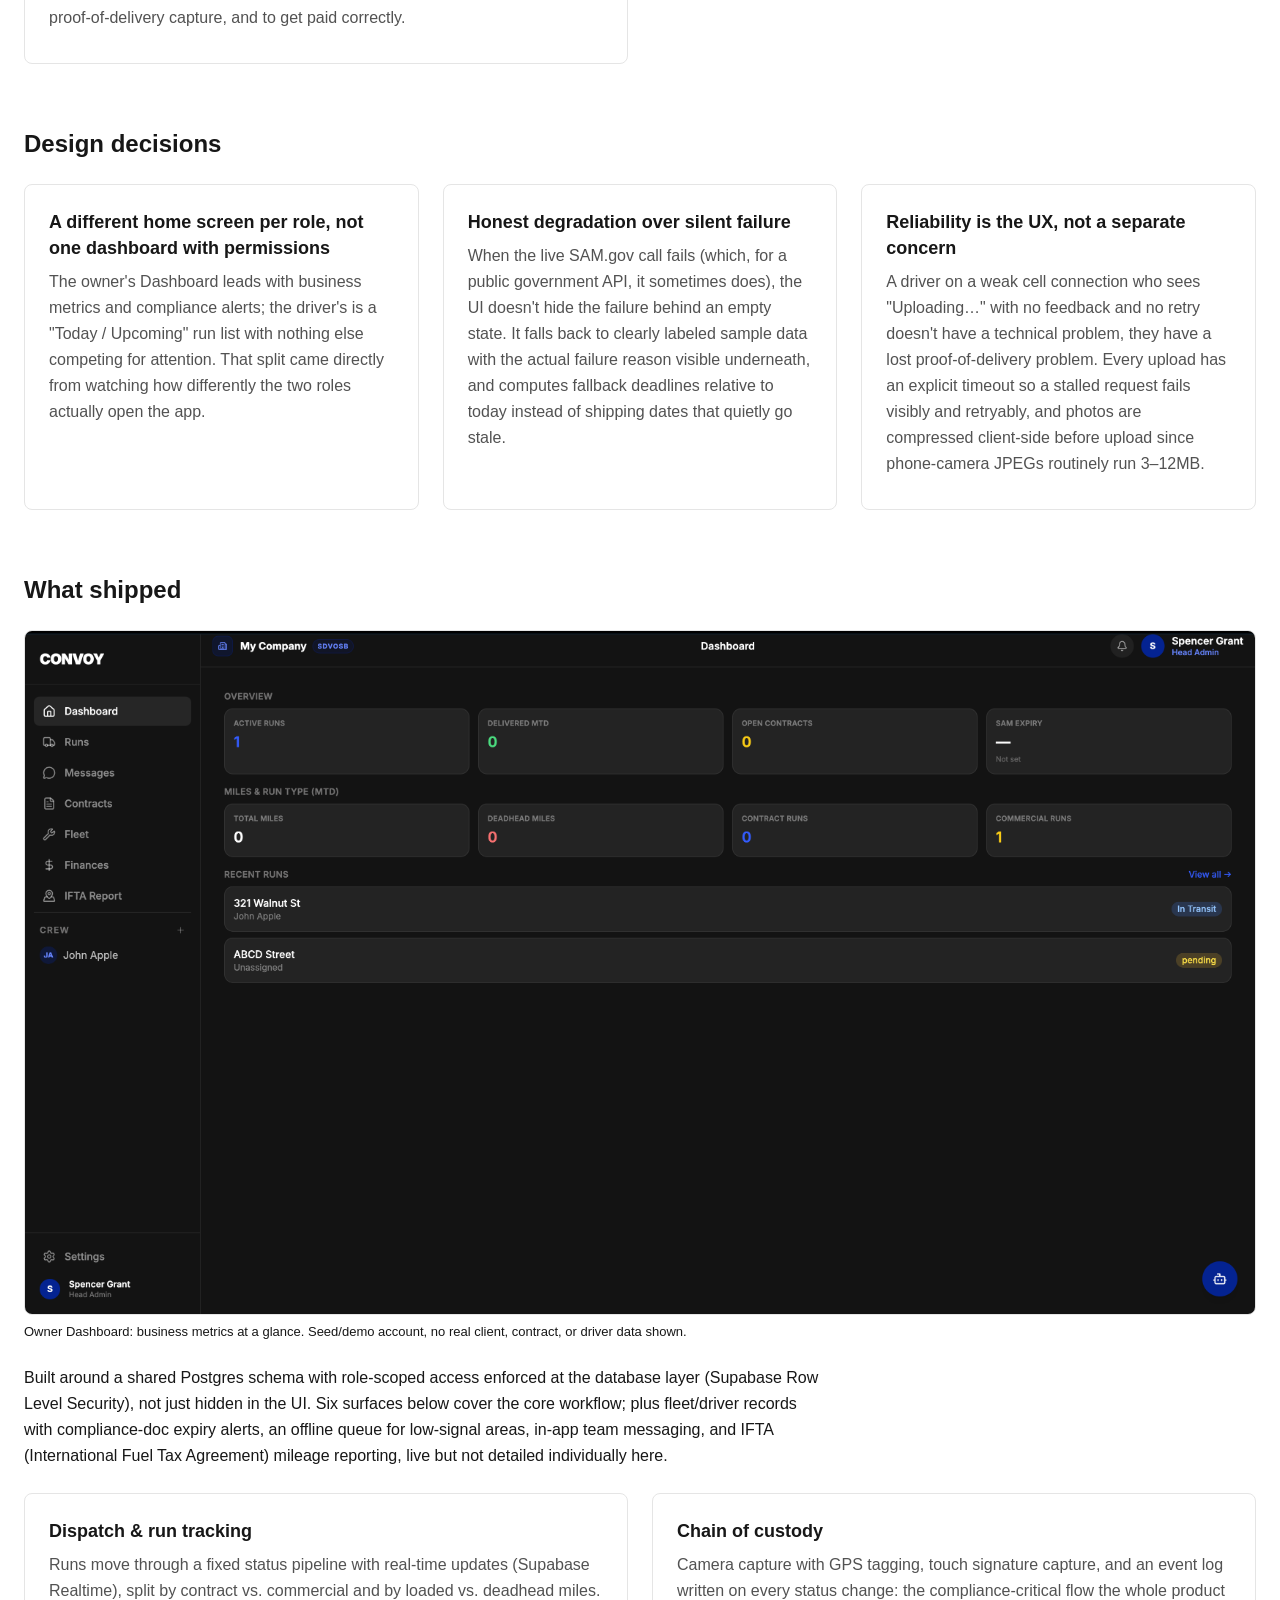
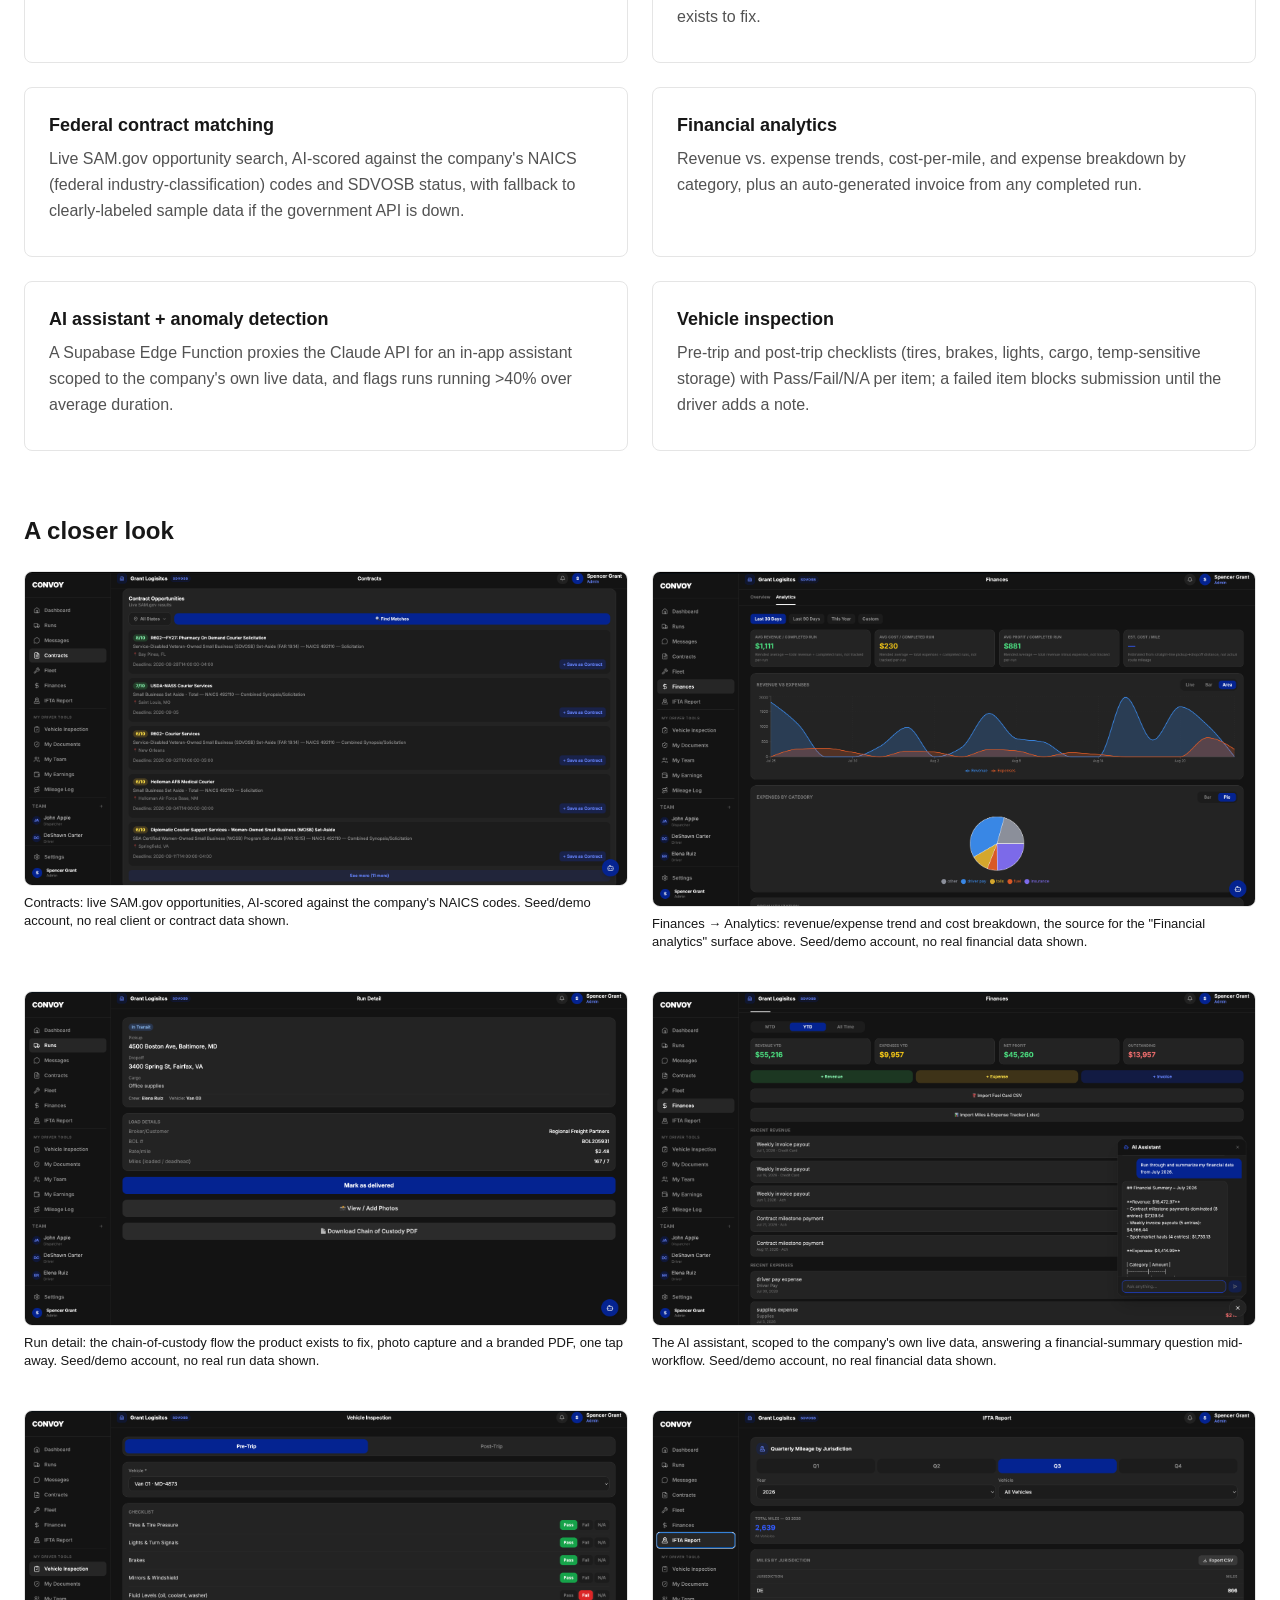
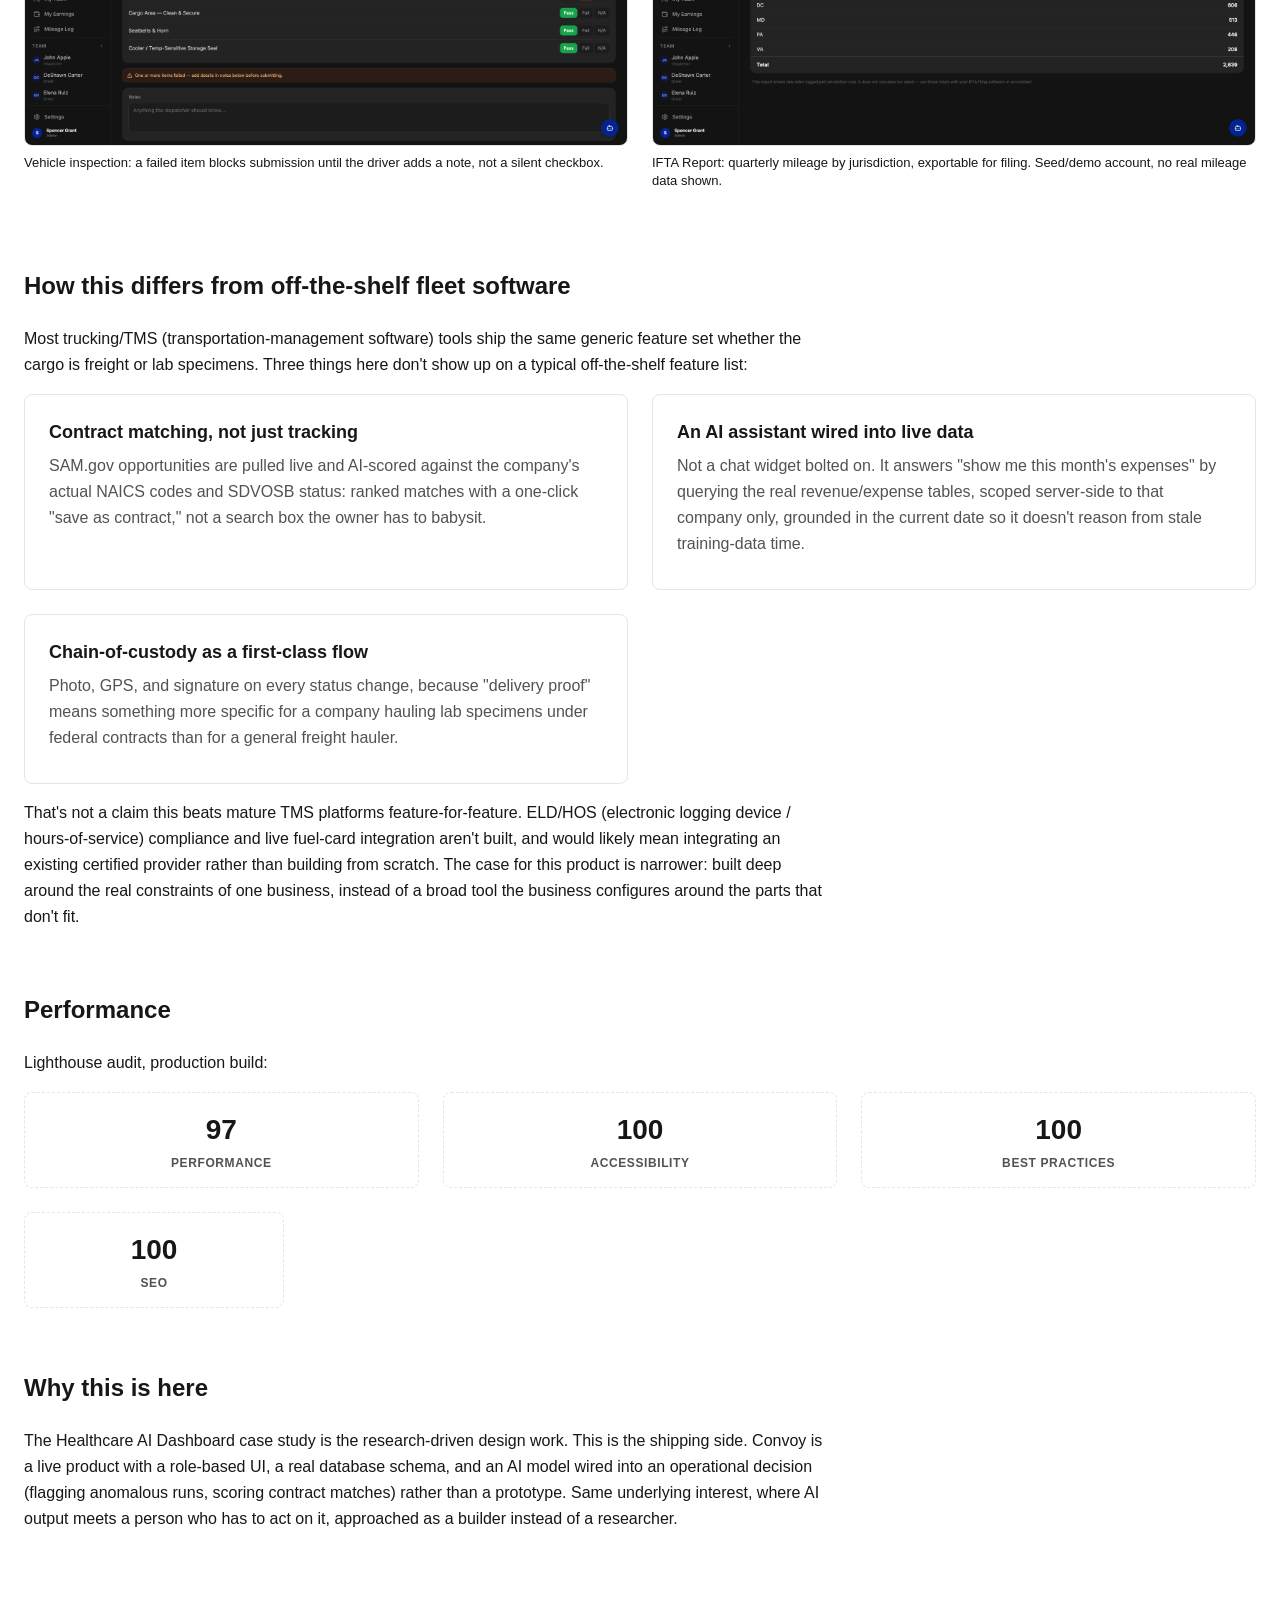
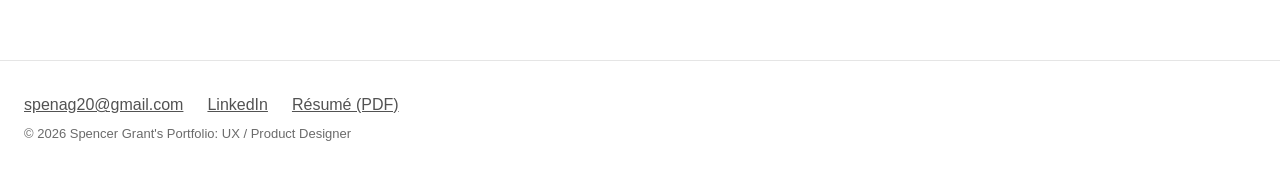
<file: convoy.html>
<!DOCTYPE html>
<html lang="en">
<head>
<meta charset="UTF-8">
<meta name="viewport" content="width=device-width, initial-scale=1.0">
<title>Convoy: a full-stack field operations PWA for a veteran-owned medical courier</title>
<meta name="description" content="Solo product design + full-stack build: mobile-first PWA with a Supabase backend, federal contract matching, and a Claude API-powered AI assistant, in live production use by a real logistics client.">
<link rel="icon" type="image/svg+xml" href="data:image/svg+xml,%3Csvg xmlns='http://www.w3.org/2000/svg' viewBox='0 0 32 32'%3E%3Crect width='32' height='32' rx='7' fill='%23171717'/%3E%3Ctext x='16' y='21.5' font-family='Arial,Helvetica,sans-serif' font-size='13' font-weight='700' fill='%23f5f5f5' text-anchor='middle'%3ESG%3C/text%3E%3C/svg%3E">
<link rel="stylesheet" href="styles.css">
<script src="theme.js"></script>
</head>
<body>

<div class="container">
  <nav class="site-nav">
    <a class="logo" href="index.html">Spencer Grant's Portfolio</a>
    <div class="nav-right">
    <ul>
      <li class="nav-dropdown">
        <a href="case-studies.html">Case Studies</a>
        <div class="nav-dropdown-menu">
          <a href="case-study.html">Healthcare AI Dashboard<span>Clinical alert triage, deepest case study</span></a>
          <a href="letterboxd.html">Reframing Letterboxd<span>Redesign, secondary research</span></a>
          <a href="civicpulse.html">CivicPulse<span>Concept, civic tech</span></a>
        </div>
      </li>
      <li><a href="convoy.html">Convoy</a></li>
      <li><a href="about.html">About</a></li>
      <li><a href="resume.html">Résumé</a></li>
    </ul>
    <button id="theme-toggle" class="theme-toggle" type="button" aria-label="Toggle dark mode"></button>
  </div>
  </nav>
</div>

<section style="padding-bottom: 0;">
  <div class="container">
    <div class="prose">
      <p class="type-label-upper">Build</p>
      <h1 class="type-h1" style="margin-top: var(--sp-md);">Convoy: a full-stack field operations PWA</h1>
      <p class="type-body-lg subline">
        A mobile-first Progressive Web App for a veteran-owned medical courier company managing
        federal and commercial logistics contracts: real-time dispatch, chain-of-custody proof,
        financial analytics, and an AI assistant built into the workflow. Designed, built, and
        shipped solo; in active production use.
      </p>
    </div>

    <div class="meta-row">
      <div class="meta-item">
        <p class="type-label-upper label">Role</p>
        <p class="type-body">Solo: product scope, database, UI, AI integration, deployment</p>
      </div>
      <div class="meta-item">
        <p class="type-label-upper label">Timeline</p>
        <p class="type-body">May 2026–present, ongoing maintenance</p>
      </div>
      <div class="meta-item">
        <p class="type-label-upper label">Stack</p>
        <p class="type-body">React, Vite, Supabase, Claude API, Vercel</p>
      </div>
      <div class="meta-item">
        <p class="type-label-upper label">Live</p>
        <p class="type-body"><a href="https://convoy-taupe.vercel.app/login" target="_blank" rel="noopener">convoy-taupe.vercel.app ↗</a></p>
      </div>
    </div>
  </div>
</section>

<section style="padding-top: 0;">
  <div class="container">

    <div class="case-section">
      <div class="prose">
        <h2 class="type-h2">The business</h2>
        <p class="type-body">
          The client, <a href="https://www.29integritylogistics.com/" target="_blank" rel="noopener">29 Integrity Logistics, LLC</a>, is a 100% service-disabled veteran who owns a small SDVOSB (Service-Disabled
          Veteran-Owned Small Business) medical courier company, specimen and supply deliveries,
          split between federal contracts sourced through SAM.gov (the federal contracting portal;
          VA, DoD, HHS) and commercial/broker-booked hauls. Before this product existed, the business ran on paper
          logs, text messages, and spreadsheets, which created three concrete gaps:
        </p>
      </div>
      <div class="tile-grid tile-grid-prose">
        <div class="tile">
          <h3 class="type-h3">Chain of custody was unverifiable</h3>
          <p class="type-body">Medical specimen transport carries real compliance stakes, and there was no timestamped, geotagged record tying a photo or signature to a specific delivery.</p>
        </div>
        <div class="tile">
          <h3 class="type-h3">Office and road didn't share a record</h3>
          <p class="type-body">A dispatcher assigning a run and a driver executing it had no shared, real-time view of status.</p>
        </div>
        <div class="tile">
          <h3 class="type-h3">Financial visibility was reactive</h3>
          <p class="type-body">SAM.gov registration lapses, contract renewals, and margin per run were things the owner found out about late, not early.</p>
        </div>
      </div>
      <div class="prose">
        <p class="type-body" style="margin-top: var(--sp-md);">
          The brief, in effect: build the tool a two-person office-and-fleet operation actually
          needs, not a scaled-down version of enterprise transportation-management software they'd
          never fully use.
        </p>
      </div>
    </div>

    <div class="case-section">
      <div class="prose">
        <h2 class="type-h2">Who it's for</h2>
        <p class="type-body">
          Three roles, three genuinely different jobs, one shared data model. Rather than one
          dashboard with permission-gated widgets, each role gets a different home screen built
          around its actual task: a dispatcher opens the app to <em>decide something</em>, a driver
          opens it to <em>do something</em>.
        </p>
      </div>
      <div class="tile-grid tile-grid-prose">
        <div class="tile">
          <h3 class="type-h3">Owner / Head Admin</h3>
          <p class="type-body">Desk, intermittently on the road. Needs business health at a glance: revenue, compliance deadlines, fleet status, contract pipeline.</p>
        </div>
        <div class="tile">
          <h3 class="type-h3">Dispatcher</h3>
          <p class="type-body">Desk. Needs to assign runs, track them in real time, and manage fleet and crew.</p>
        </div>
        <div class="tile">
          <h3 class="type-h3">Driver / Crew</h3>
          <p class="type-body">One-handed, in a vehicle, often with poor signal. Needs today's run, fast proof-of-delivery capture, and to get paid correctly.</p>
        </div>
      </div>
    </div>

    <div class="case-section">
      <div class="prose"><h2 class="type-h2">Design decisions</h2></div>
      <div class="tile-grid tile-grid-3">
        <div class="tile">
          <h3 class="type-h3">A different home screen per role, not one dashboard with permissions</h3>
          <p class="type-body">
            The owner's Dashboard leads with business metrics and compliance alerts; the driver's is
            a "Today / Upcoming" run list with nothing else competing for attention. That split came
            directly from watching how differently the two roles actually open the app.
          </p>
        </div>
        <div class="tile">
          <h3 class="type-h3">Honest degradation over silent failure</h3>
          <p class="type-body">
            When the live SAM.gov call fails (which, for a public government API, it sometimes
            does), the UI doesn't hide the failure behind an empty state. It falls back to clearly
            labeled sample data with the actual failure reason visible underneath, and computes
            fallback deadlines relative to today instead of shipping dates that quietly go stale.
          </p>
        </div>
        <div class="tile">
          <h3 class="type-h3">Reliability is the UX, not a separate concern</h3>
          <p class="type-body">
            A driver on a weak cell connection who sees "Uploading…" with no feedback and no retry
            doesn't have a technical problem, they have a lost proof-of-delivery problem. Every
            upload has an explicit timeout so a stalled request fails visibly and retryably, and
            photos are compressed client-side before upload since phone-camera JPEGs routinely run
            3–12MB.
          </p>
        </div>
      </div>
    </div>

    <div class="case-section">
      <div class="prose"><h2 class="type-h2">What shipped</h2></div>
      <div class="shot-frame">
        <img src="assets/convoy-dashboard.png" alt="Convoy owner Dashboard: active runs, delivered-this-month, open contracts, SAM expiry, miles and run-type breakdown, and a recent-runs list">
      </div>
      <div class="prose">
        <p class="type-caption" style="margin-bottom: var(--sp-lg);">Owner Dashboard: business metrics at a glance. Seed/demo account, no real client, contract, or driver data shown.</p>
        <p class="type-body" style="margin-bottom: var(--sp-lg);">
          Built around a shared Postgres schema with role-scoped access enforced at the database
          layer (Supabase Row Level Security), not just hidden in the UI. Six surfaces below cover
          the core workflow; plus fleet/driver records with compliance-doc expiry alerts, an offline
          queue for low-signal areas, in-app team messaging, and IFTA (International Fuel Tax
          Agreement) mileage reporting, live but not detailed individually here.
        </p>
      </div>
      <div class="tile-grid tile-grid-prose">
        <div class="tile">
          <h3 class="type-h3">Dispatch &amp; run tracking</h3>
          <p class="type-body">Runs move through a fixed status pipeline with real-time updates (Supabase Realtime), split by contract vs. commercial and by loaded vs. deadhead miles.</p>
        </div>
        <div class="tile">
          <h3 class="type-h3">Chain of custody</h3>
          <p class="type-body">Camera capture with GPS tagging, touch signature capture, and an event log written on every status change: the compliance-critical flow the whole product exists to fix.</p>
        </div>
        <div class="tile">
          <h3 class="type-h3">Federal contract matching</h3>
          <p class="type-body">Live SAM.gov opportunity search, AI-scored against the company's NAICS (federal industry-classification) codes and SDVOSB status, with fallback to clearly-labeled sample data if the government API is down.</p>
        </div>
        <div class="tile">
          <h3 class="type-h3">Financial analytics</h3>
          <p class="type-body">Revenue vs. expense trends, cost-per-mile, and expense breakdown by category, plus an auto-generated invoice from any completed run.</p>
        </div>
        <div class="tile">
          <h3 class="type-h3">AI assistant + anomaly detection</h3>
          <p class="type-body">A Supabase Edge Function proxies the Claude API for an in-app assistant scoped to the company's own live data, and flags runs running &gt;40% over average duration.</p>
        </div>
        <div class="tile">
          <h3 class="type-h3">Vehicle inspection</h3>
          <p class="type-body">Pre-trip and post-trip checklists (tires, brakes, lights, cargo, temp-sensitive storage) with Pass/Fail/N/A per item; a failed item blocks submission until the driver adds a note.</p>
        </div>
      </div>
    </div>

    <div class="case-section">
      <div class="prose"><h2 class="type-h2">A closer look</h2></div>
      <div class="tile-grid tile-grid-prose shot-zoom-grid">
        <div>
          <div class="shot-frame">
            <img src="assets/convoy-contracts.png" alt="Convoy Contracts page: SAM.gov opportunity matches, scored against the company's NAICS codes, with a match-quality score and a one-click save-as-contract action">
          </div>
          <p class="type-caption">Contracts: live SAM.gov opportunities, AI-scored against the company's NAICS codes. Seed/demo account, no real client or contract data shown.</p>
        </div>
        <div>
          <div class="shot-frame">
            <img src="assets/convoy-analytics.png" alt="Convoy Finances Analytics tab: revenue vs. expense area chart and an expenses-by-category pie chart">
          </div>
          <p class="type-caption">Finances → Analytics: revenue/expense trend and cost breakdown, the source for the "Financial analytics" surface above. Seed/demo account, no real financial data shown.</p>
        </div>
        <div>
          <div class="shot-frame">
            <img src="assets/convoy-chain-of-custody.png" alt="Convoy Run Detail page: pickup, dropoff, and load details, with Mark as Delivered, View/Add Photos, and Download Chain of Custody PDF actions">
          </div>
          <p class="type-caption">Run detail: the chain-of-custody flow the product exists to fix, photo capture and a branded PDF, one tap away. Seed/demo account, no real run data shown.</p>
        </div>
        <div>
          <div class="shot-frame">
            <img src="assets/convoy-ai-assistant.png" alt="Convoy AI Assistant docked panel, answering a query about July 2026 financial data with a categorized summary">
          </div>
          <p class="type-caption">The AI assistant, scoped to the company's own live data, answering a financial-summary question mid-workflow. Seed/demo account, no real financial data shown.</p>
        </div>
        <div>
          <div class="shot-frame">
            <img src="assets/convoy-vehicle-inspection.png" alt="Convoy Vehicle Inspection checklist: Pre-Trip tab with Pass, Fail, and N/A per item, and a warning banner requiring notes on any failed item">
          </div>
          <p class="type-caption">Vehicle inspection: a failed item blocks submission until the driver adds a note, not a silent checkbox.</p>
        </div>
        <div>
          <div class="shot-frame">
            <img src="assets/convoy-ifta.png" alt="Convoy IFTA Report: quarterly mileage by jurisdiction, with a CSV export">
          </div>
          <p class="type-caption">IFTA Report: quarterly mileage by jurisdiction, exportable for filing. Seed/demo account, no real mileage data shown.</p>
        </div>
      </div>
    </div>

    <div class="case-section">
      <div class="prose">
        <h2 class="type-h2">How this differs from off-the-shelf fleet software</h2>
        <p class="type-body">
          Most trucking/TMS (transportation-management software) tools ship the same generic
          feature set whether the cargo is freight or lab specimens. Three things here don't show
          up on a typical off-the-shelf feature list:
        </p>
      </div>
      <div class="tile-grid tile-grid-prose">
        <div class="tile">
          <h3 class="type-h3">Contract matching, not just tracking</h3>
          <p class="type-body">SAM.gov opportunities are pulled live and AI-scored against the company's actual NAICS codes and SDVOSB status: ranked matches with a one-click "save as contract," not a search box the owner has to babysit.</p>
        </div>
        <div class="tile">
          <h3 class="type-h3">An AI assistant wired into live data</h3>
          <p class="type-body">Not a chat widget bolted on. It answers "show me this month's expenses" by querying the real revenue/expense tables, scoped server-side to that company only, grounded in the current date so it doesn't reason from stale training-data time.</p>
        </div>
        <div class="tile">
          <h3 class="type-h3">Chain-of-custody as a first-class flow</h3>
          <p class="type-body">Photo, GPS, and signature on every status change, because "delivery proof" means something more specific for a company hauling lab specimens under federal contracts than for a general freight hauler.</p>
        </div>
      </div>
      <div class="prose">
        <p class="type-body" style="margin-top: var(--sp-md);">
          That's not a claim this beats mature TMS platforms feature-for-feature. ELD/HOS
          (electronic logging device / hours-of-service) compliance and live fuel-card integration
          aren't built, and would likely mean integrating
          an existing certified provider rather than building from scratch. The case for this
          product is narrower: built deep around the real constraints of one business, instead of a
          broad tool the business configures around the parts that don't fit.
        </p>
      </div>
    </div>

    <div class="case-section">
      <div class="prose"><h2 class="type-h2">Performance</h2><p class="type-body" style="margin-bottom: var(--sp-md);">Lighthouse audit, production build:</p></div>
      <div class="stat-row">
        <div class="stat">
          <div class="value filled">97</div>
          <div class="type-label-upper label">Performance</div>
        </div>
        <div class="stat">
          <div class="value filled">100</div>
          <div class="type-label-upper label">Accessibility</div>
        </div>
        <div class="stat">
          <div class="value filled">100</div>
          <div class="type-label-upper label">Best Practices</div>
        </div>
      </div>
      <div class="stat-row" style="grid-template-columns: 1fr; max-width: 260px;">
        <div class="stat">
          <div class="value filled">100</div>
          <div class="type-label-upper label">SEO</div>
        </div>
      </div>
    </div>

    <div class="case-section">
      <div class="prose">
        <h2 class="type-h2">Why this is here</h2>
        <p class="type-body">
          The Healthcare AI Dashboard case study is the research-driven design work. This is the
          shipping side. Convoy is a live product with a role-based UI, a real database schema, and
          an AI model wired into an operational decision (flagging anomalous runs, scoring contract
          matches) rather than a prototype. Same underlying interest, where AI output meets a person
          who has to act on it, approached as a builder instead of a researcher.
        </p>
      </div>
    </div>

  </div>
</section>

<footer class="site-footer">
  <div class="container">
    <div class="links">
      <a href="mailto:spenag20@gmail.com">spenag20@gmail.com</a>
      <a href="https://www.linkedin.com/in/spencergrantux" target="_blank" rel="noopener">LinkedIn</a>
      <a href="resume.html">Résumé (PDF)</a>
    </div>
    <p class="type-caption">© 2026 Spencer Grant's Portfolio: UX / Product Designer</p>
  </div>
</footer>

</body>
</html>
</file>
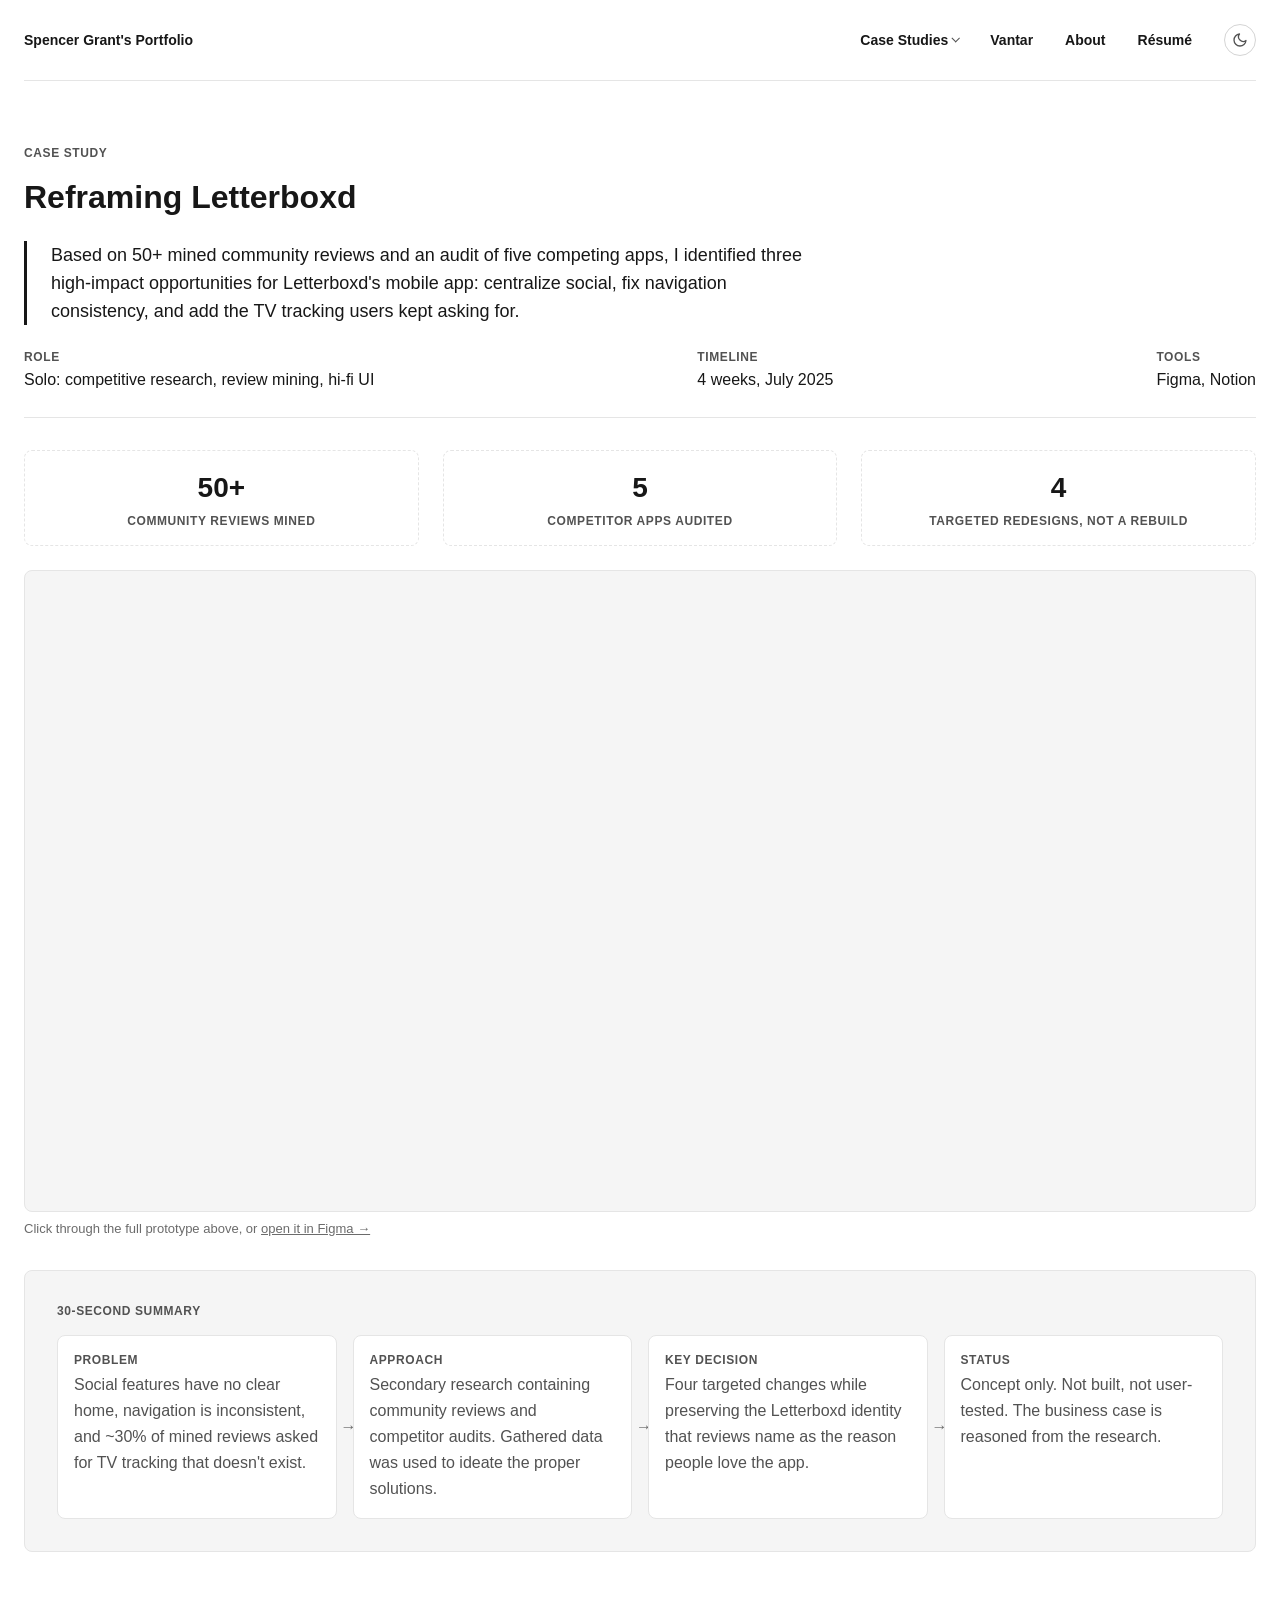
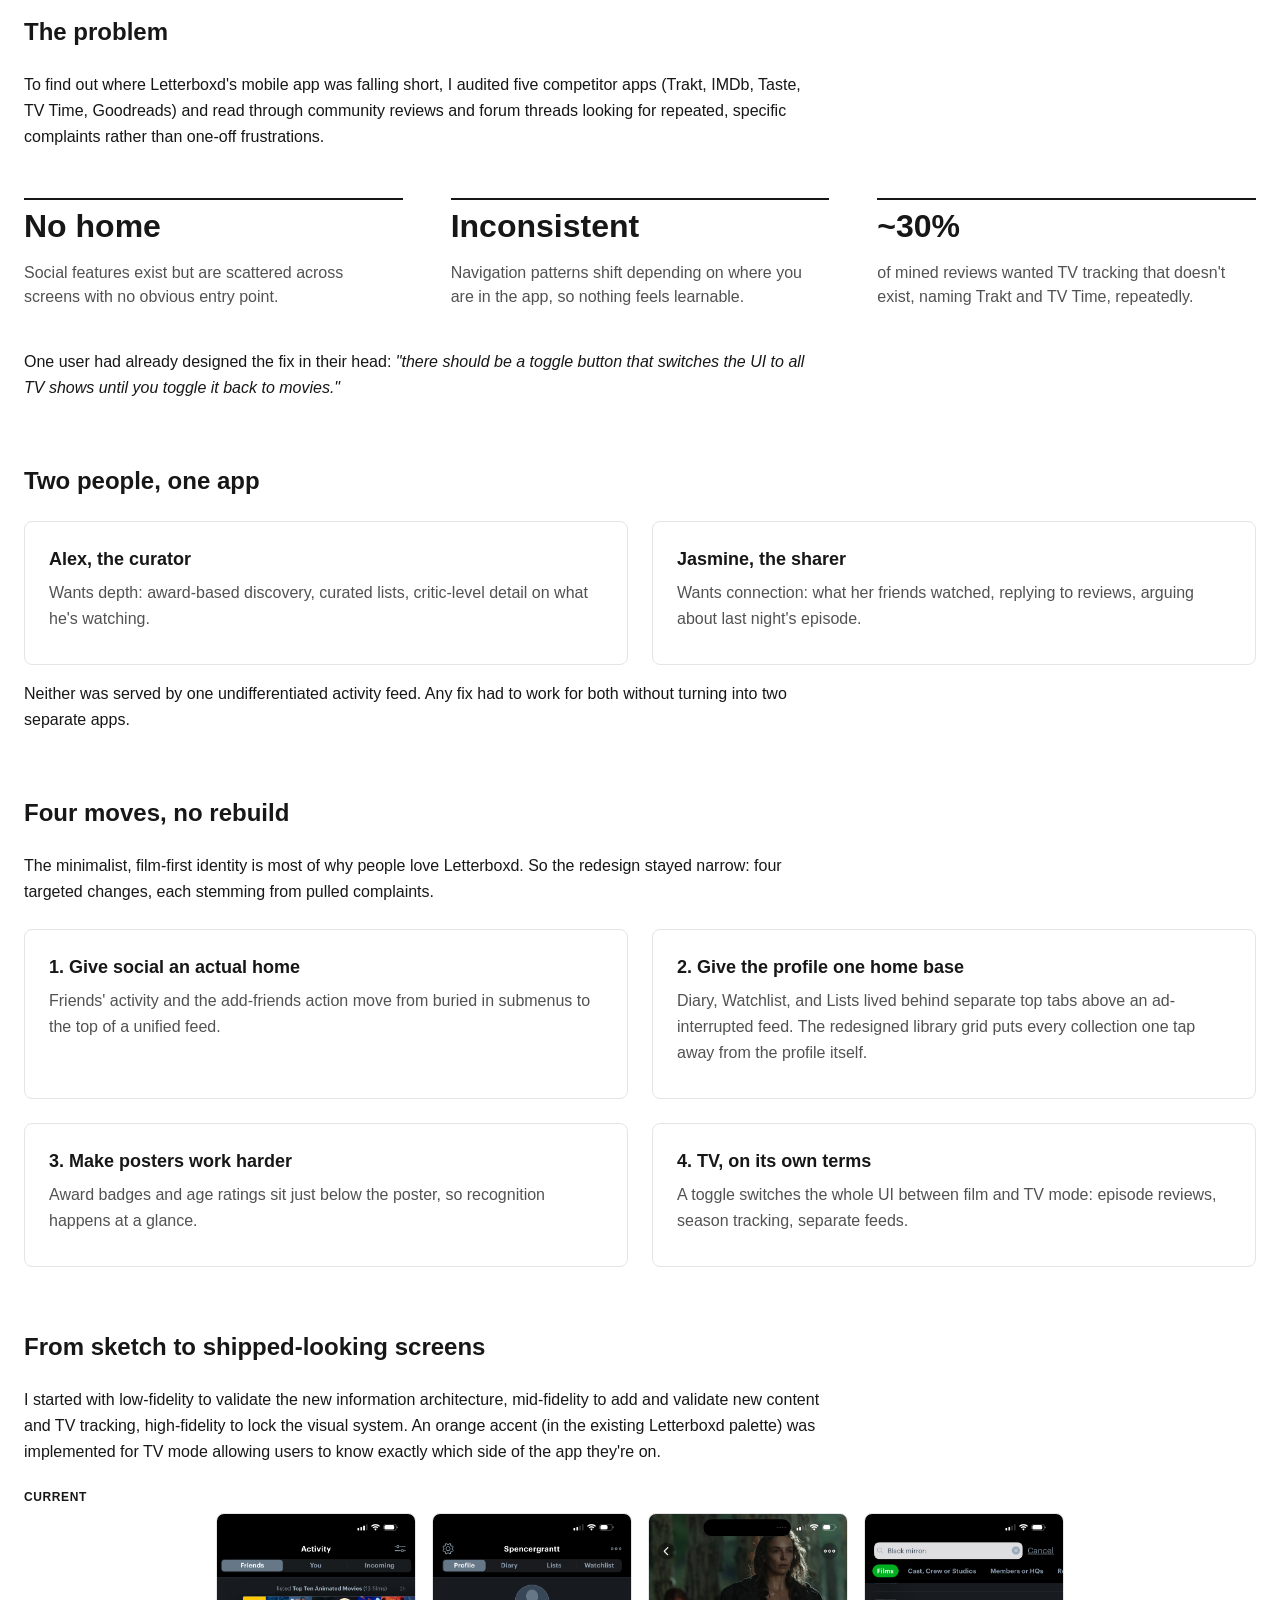
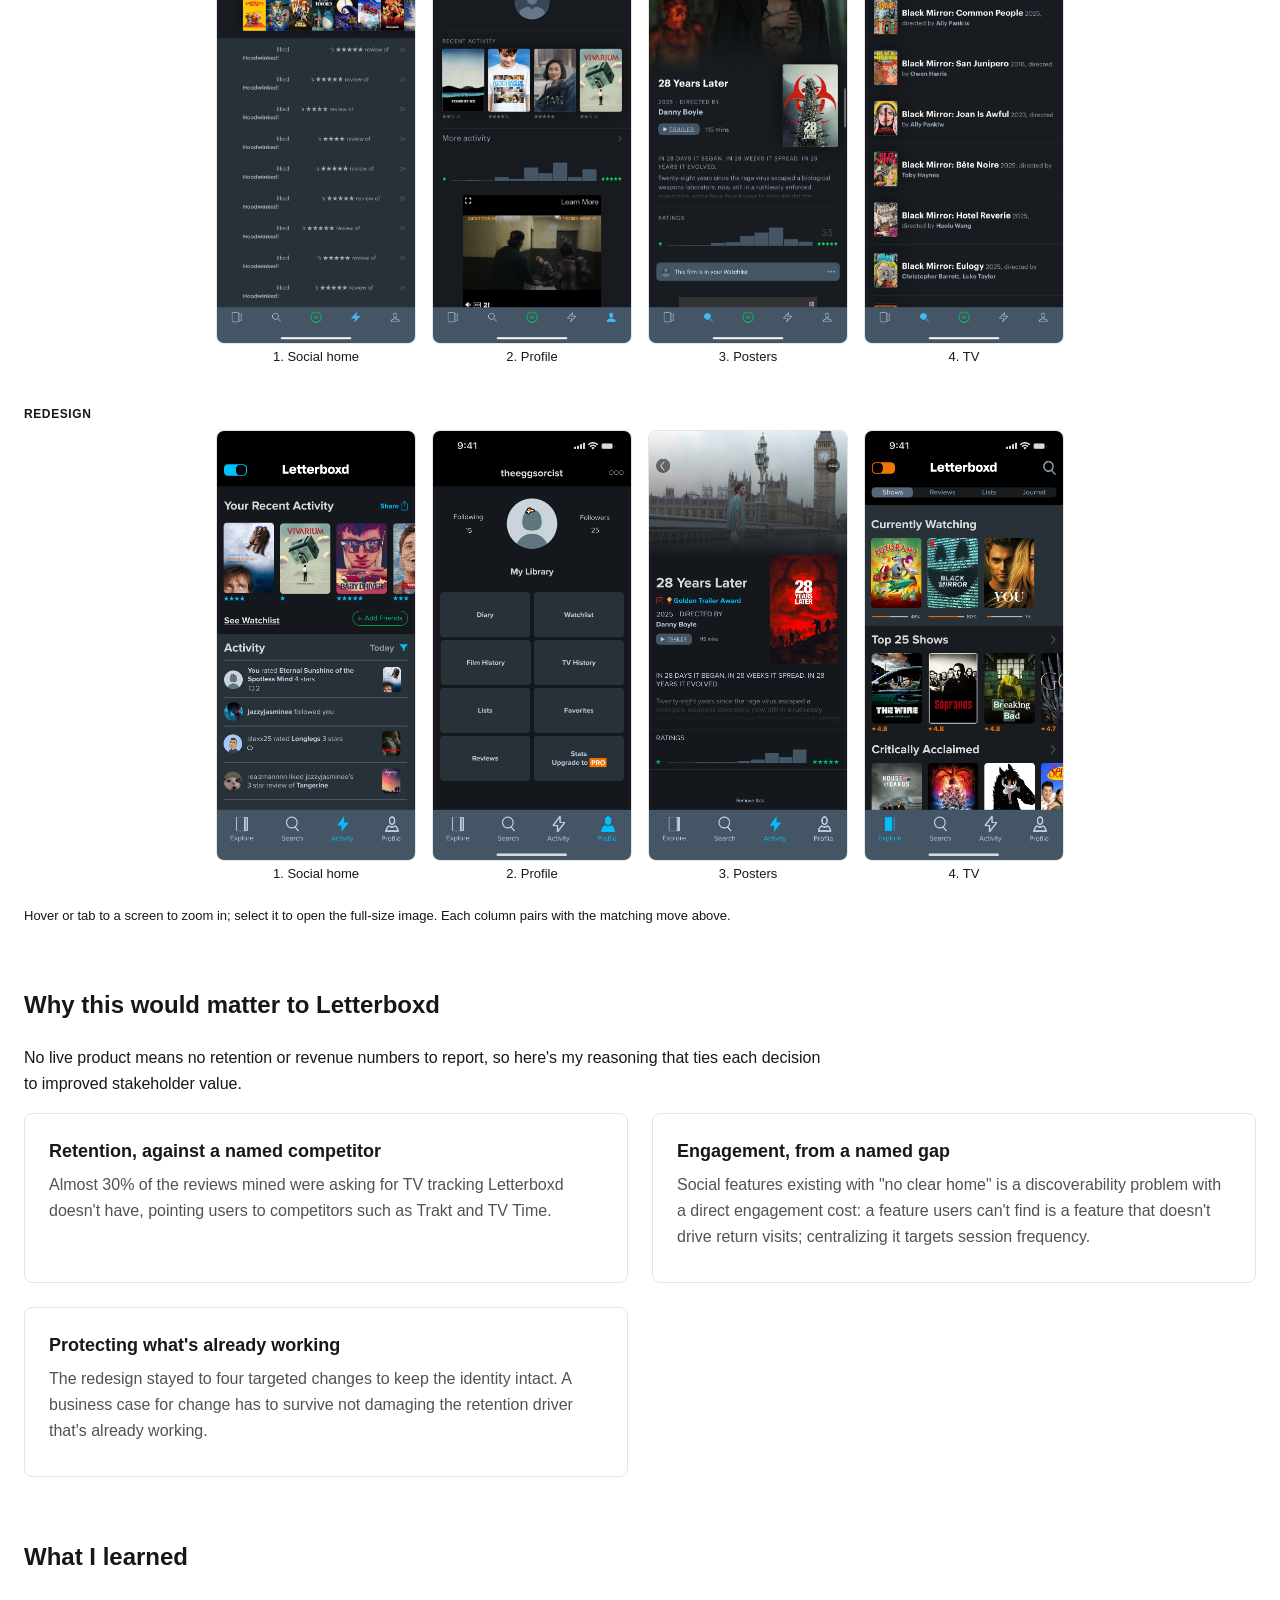
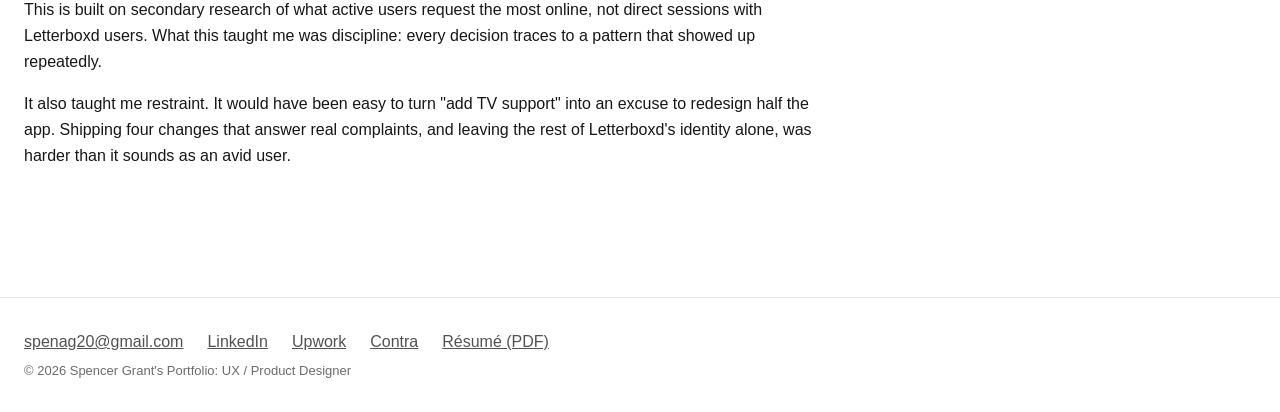
<file: letterboxd.html>
<!DOCTYPE html>
<html lang="en">
<head>
<meta charset="UTF-8">
<meta name="viewport" content="width=device-width, initial-scale=1.0">
<title>Reframing Letterboxd: centralizing social, fixing navigation, adding TV</title>
<meta name="description" content="A self-directed redesign of Letterboxd's mobile app, built on 50+ mined community reviews and a five-app competitive audit. Centralized social, clearer navigation, native TV tracking.">
<link rel="icon" type="image/svg+xml" href="data:image/svg+xml,%3Csvg xmlns='http://www.w3.org/2000/svg' viewBox='0 0 32 32'%3E%3Crect width='32' height='32' rx='7' fill='%23171717'/%3E%3Ctext x='16' y='21.5' font-family='Arial,Helvetica,sans-serif' font-size='13' font-weight='700' fill='%23f5f5f5' text-anchor='middle'%3ESG%3C/text%3E%3C/svg%3E">
<link rel="stylesheet" href="styles.css">
<script src="theme.js"></script>
</head>
<body>

<a class="skip-link" href="#main">Skip to main content</a>

<header class="container">
  <nav class="site-nav" aria-label="Main">
    <a class="logo" href="index.html">Spencer Grant's Portfolio</a>
    <div class="nav-right">
    <ul id="nav-menu">
      <li class="nav-dropdown">
        <a href="case-studies.html">Case Studies</a>
        <div class="nav-dropdown-menu">
          <a href="case-study.html">Diagnosing Alert Fatigue<span>Tackling alarm fatigue in clinical alerts</span></a>
          <a href="civicpulse.html">CivicPulse<span>Making civic data transparent</span></a>
          <a href="letterboxd.html" aria-current="page">Reframing Letterboxd<span>Improving engagement and implementing new features</span></a>
        </div>
      </li>
      <li><a href="vantar.html">Vantar</a></li>
      <li><a href="about.html">About</a></li>
      <li><a href="resume.html">Résumé</a></li>
    </ul>
    <button id="theme-toggle" class="theme-toggle" type="button" aria-label="Toggle dark mode"></button>
    <button id="nav-toggle" class="nav-toggle" type="button" aria-label="Open menu" aria-expanded="false" aria-controls="nav-menu">
      <span class="nav-toggle-bar"></span>
      <span class="nav-toggle-bar"></span>
      <span class="nav-toggle-bar"></span>
    </button>
  </div>
  </nav>
</header>

<main id="main" tabindex="-1">

<section style="padding-bottom: 0;">
  <div class="container">
    <div class="prose">
      <p class="type-label-upper">Case Study</p>
      <h1 class="type-h1" style="margin-top: var(--sp-md);">Reframing Letterboxd</h1>

      <blockquote class="opening-stat type-body-lg">
        Based on 50+ mined community reviews and an audit of five competing apps, I identified three
        high-impact opportunities for Letterboxd's mobile app: centralize social, fix navigation
        consistency, and add the TV tracking users kept asking for.
      </blockquote>
    </div>

    <div class="meta-row">
      <div class="meta-item">
        <p class="type-label-upper label">Role</p>
        <p class="type-body">Solo: competitive research, review mining, hi-fi UI</p>
      </div>
      <div class="meta-item">
        <p class="type-label-upper label">Timeline</p>
        <p class="type-body">4 weeks, July 2025</p>
      </div>
      <div class="meta-item">
        <p class="type-label-upper label">Tools</p>
        <p class="type-body">Figma, Notion</p>
      </div>
    </div>
  </div>
</section>

<section style="padding-top: 0;">
  <div class="container">

    <div class="stat-row">
      <div class="stat">
        <div class="value filled">50+</div>
        <div class="type-label-upper label">Community reviews mined</div>
      </div>
      <div class="stat">
        <div class="value filled">5</div>
        <div class="type-label-upper label">Competitor apps audited</div>
      </div>
      <div class="stat">
        <div class="value filled">4</div>
        <div class="type-label-upper label">Targeted redesigns, not a rebuild</div>
      </div>
    </div>

    <div class="figma-embed">
      <iframe src="https://embed.figma.com/proto/HRuiKiED5B0r3A6B2wAAR6/Letterboxd-Prototype?node-id=19-166&p=f&viewport=749%2C252%2C0.25&scaling=scale-down&content-scaling=fixed&starting-point-node-id=19%3A166&show-proto-sidebar=1&page-id=0%3A1&embed-host=share" allowfullscreen loading="lazy" title="Reframing Letterboxd live prototype"></iframe>
    </div>
    <div class="prose">
      <p class="type-caption" style="margin-bottom: var(--sp-xl);">Click through the full prototype above, or <a href="https://www.figma.com/proto/HRuiKiED5B0r3A6B2wAAR6/Letterboxd-Prototype?node-id=19-166&p=f&viewport=749%2C252%2C0.25&t=eiYCLaBlE0xi3QNZ-1&scaling=scale-down&content-scaling=fixed&starting-point-node-id=19%3A166&show-proto-sidebar=1&page-id=0%3A1" target="_blank" rel="noopener">open it in Figma →<span class="visually-hidden"> (opens in new tab)</span></a></p>
    </div>

    <div class="summary-block">
      <p class="type-label-upper" style="margin-bottom: var(--sp-sm);">30-second summary</p>
      <div class="flow">
        <div class="flow-step">
          <p class="type-label-upper flow-label">Problem</p>
          <p class="type-body">Social features have no clear home, navigation is inconsistent, and ~30% of mined reviews asked for TV tracking that doesn't exist.</p>
        </div>
        <div class="flow-step">
          <p class="type-label-upper flow-label">Approach</p>
          <p class="type-body">Secondary research containing community reviews and competitor audits. Gathered data was used to ideate the proper solutions.</p>
        </div>
        <div class="flow-step">
          <p class="type-label-upper flow-label">Key decision</p>
          <p class="type-body">Four targeted changes while preserving the Letterboxd identity that reviews name as the reason people love the app.</p>
        </div>
        <div class="flow-step">
          <p class="type-label-upper flow-label">Status</p>
          <p class="type-body">Concept only. Not built, not user-tested. The business case is reasoned from the research.</p>
        </div>
      </div>
    </div>

    <div class="case-section">
      <div class="prose">
        <h2 class="type-h2">The problem</h2>
        <p class="type-body">
          To find out where Letterboxd's mobile app was falling short, I audited five competitor
          apps (Trakt, IMDb, Taste, TV Time, Goodreads) and read through community reviews and forum
          threads looking for repeated, specific complaints rather than one-off frustrations.
        </p>
      </div>

      <div class="fact-grid fact-grid-3">
        <div class="fact">
          <p class="fact-value">No home</p>
          <p class="fact-body">Social features exist but are scattered across screens with no obvious entry point.</p>
        </div>
        <div class="fact">
          <p class="fact-value">Inconsistent</p>
          <p class="fact-body">Navigation patterns shift depending on where you are in the app, so nothing feels learnable.</p>
        </div>
        <div class="fact">
          <p class="fact-value">~30%</p>
          <p class="fact-body">of mined reviews wanted TV tracking that doesn't exist, naming Trakt and TV Time, repeatedly.</p>
        </div>
      </div>

      <div class="prose">
        <p class="type-body" style="margin-top: var(--sp-md);">
          One user had already designed the fix in their head: <em>"there should be a toggle button
          that switches the UI to all TV shows until you toggle it back to movies."</em>
        </p>
      </div>
    </div>

    <div class="case-section">
      <div class="prose"><h2 class="type-h2">Two people, one app</h2></div>
      <div class="tile-grid tile-grid-prose">
        <div class="tile">
          <h3 class="type-h3">Alex, the curator</h3>
          <p class="type-body">Wants depth: award-based discovery, curated lists, critic-level detail on what he's watching.</p>
        </div>
        <div class="tile">
          <h3 class="type-h3">Jasmine, the sharer</h3>
          <p class="type-body">Wants connection: what her friends watched, replying to reviews, arguing about last night's episode.</p>
        </div>
      </div>
      <div class="prose">
        <p class="type-body" style="margin-top: var(--sp-md);">
          Neither was served by one undifferentiated activity feed. Any fix had to work for both without
          turning into two separate apps.
        </p>
      </div>
    </div>

    <div class="case-section">
      <div class="prose">
        <h2 class="type-h2">Four moves, no rebuild</h2>
        <p class="type-body">
          The minimalist, film-first identity is most of why people love Letterboxd. So the redesign stayed
          narrow: four targeted changes, each stemming from pulled complaints.
        </p>
      </div>

      <div class="tile-grid tile-grid-prose" style="margin-top: var(--sp-lg);">
        <div class="tile">
          <h3 class="type-h3">1. Give social an actual home</h3>
          <p class="type-body">Friends' activity and the add-friends action move from buried in submenus to the top of a unified feed.</p>
        </div>
        <div class="tile">
          <h3 class="type-h3">2. Give the profile one home base</h3>
          <p class="type-body">Diary, Watchlist, and Lists lived behind separate top tabs above an ad-interrupted feed. The redesigned library grid puts every collection one tap away from the profile itself.</p>
        </div>
        <div class="tile">
          <h3 class="type-h3">3. Make posters work harder</h3>
          <p class="type-body">Award badges and age ratings sit just below the poster, so recognition happens at a glance.</p>
        </div>
        <div class="tile">
          <h3 class="type-h3">4. TV, on its own terms</h3>
          <p class="type-body">A toggle switches the whole UI between film and TV mode: episode reviews, season tracking, separate feeds.</p>
        </div>
      </div>
    </div>

    <div class="case-section">
      <div class="prose">
        <h2 class="type-h2">From sketch to shipped-looking screens</h2>
        <p class="type-body">
          I started with low-fidelity to validate the new information architecture, mid-fidelity to
          add and validate new content and TV tracking, high-fidelity to lock the visual system.
          An orange accent (in the existing Letterboxd palette) was implemented for TV mode allowing users to know exactly which side of the app they're on.
        </p>
      </div>

      <p class="type-label-upper compare-row-label" style="margin: var(--sp-lg) 0 var(--sp-sm);">Current</p>
      <div class="compare-thumbs shot-zoom-grid">
        <div>
          <div class="shot-frame">
            <a href="assets/letterboxd-current-activity.png"><img src="assets/letterboxd-current-activity.png" alt="Current Letterboxd Activity tab: one undifferentiated feed of likes, ratings, and reviews with no dedicated social entry point"></a>
          </div>
          <p class="type-caption">1. Social home</p>
        </div>
        <div>
          <div class="shot-frame">
            <a href="assets/letterboxd-current-feed-ads.png"><img src="assets/letterboxd-current-feed-ads.png" alt="Current Letterboxd profile: Diary, Lists, and Watchlist split across separate top tabs, above a feed interrupted by a full-width autoplaying video ad"></a>
          </div>
          <p class="type-caption">2. Profile</p>
        </div>
        <div>
          <div class="shot-frame">
            <a href="assets/letterboxd-current-poster.png"><img src="assets/letterboxd-current-poster.png" alt="Current Letterboxd film detail page for 28 Years Later: plain poster with no badges or ratings context"></a>
          </div>
          <p class="type-caption">3. Posters</p>
        </div>
        <div>
          <div class="shot-frame">
            <a href="assets/letterboxd-current-tv-search.png"><img src="assets/letterboxd-current-tv-search.png" alt="Current Letterboxd search results for a TV show, listing individual episodes as flat film-style entries with no season or show-level view"></a>
          </div>
          <p class="type-caption">4. TV</p>
        </div>
      </div>

      <p class="type-label-upper compare-row-label is-after" style="margin: var(--sp-lg) 0 var(--sp-sm);">Redesign</p>
      <div class="compare-thumbs shot-zoom-grid">
        <div>
          <div class="shot-frame">
            <a href="assets/letterboxd-redesign-activity.png"><img src="assets/letterboxd-redesign-activity.png" alt="Redesigned Activity tab: friends' recent posters and an Add Friends button surfaced at the top, above a filterable activity list"></a>
          </div>
          <p class="type-caption">1. Social home</p>
        </div>
        <div>
          <div class="shot-frame">
            <a href="assets/letterboxd-redesign-profile.png"><img src="assets/letterboxd-redesign-profile.png" alt="Redesigned profile: a My Library grid surfacing Diary, Watchlist, Film History, TV History, Lists, Favorites, Reviews, and Stats directly on the profile"></a>
          </div>
          <p class="type-caption">2. Profile</p>
        </div>
        <div>
          <div class="shot-frame">
            <a href="assets/letterboxd-redesign-poster.png"><img src="assets/letterboxd-redesign-poster.png" alt="Redesigned film detail page for 28 Years Later: an award badge and content rating shown just below the poster"></a>
          </div>
          <p class="type-caption">3. Posters</p>
        </div>
        <div>
          <div class="shot-frame">
            <a href="assets/letterboxd-redesign-shows.png"><img src="assets/letterboxd-redesign-shows.png" alt="Redesigned Explore Shows tab: Currently Watching progress bars and a Top 25 Shows list, toggled from film mode"></a>
          </div>
          <p class="type-caption">4. TV</p>
        </div>
      </div>
      <p class="type-caption" style="margin-top: var(--sp-sm);">Hover or tab to a screen to zoom in; select it to open the full-size image. Each column pairs with the matching move above.</p>
    </div>

    <div class="case-section">
      <div class="prose">
        <h2 class="type-h2">Why this would matter to Letterboxd</h2>
        <p class="type-body">
          No live product means no retention or revenue numbers to report, so here's my reasoning that ties each decision to improved stakeholder value.
        </p>
      </div>
      <div class="tile-grid tile-grid-prose">
        <div class="tile">
          <h3 class="type-h3">Retention, against a named competitor</h3>
          <p class="type-body">Almost 30% of the reviews mined were asking for TV tracking Letterboxd doesn't have, pointing users to competitors such as Trakt and TV Time.</p>
        </div>
        <div class="tile">
          <h3 class="type-h3">Engagement, from a named gap</h3>
          <p class="type-body">Social features existing with "no clear home" is a discoverability problem with a direct engagement cost: a feature users can't find is a feature that doesn't drive return visits; centralizing it targets session frequency.</p>
        </div>
        <div class="tile">
          <h3 class="type-h3">Protecting what's already working</h3>
          <p class="type-body">The redesign stayed to four targeted changes to keep the identity intact. A business case for change has to survive not damaging the retention driver that's already working.</p>
        </div>
      </div>
    </div>

    <div class="case-section">
      <div class="prose">
      <h2 class="type-h2">What I learned</h2>
      <p class="type-body">
        This is built on secondary research of what active users request the most online, not direct sessions
        with Letterboxd users. What this taught me was discipline: every decision traces to a pattern that showed up repeatedly.
      </p>
      <p class="type-body">
        It also taught me restraint. It would have been easy to turn "add TV support" into an excuse to
        redesign half the app. Shipping four changes that answer real complaints, and leaving the rest of
        Letterboxd's identity alone, was harder than it sounds as an avid user.
      </p>
      </div>
    </div>

  </div>
</section>

</main>

<footer class="site-footer">
  <div class="container">
    <div class="links">
      <a href="mailto:spenag20@gmail.com">spenag20@gmail.com</a>
      <a href="https://www.linkedin.com/in/spencergrantux" target="_blank" rel="noopener">LinkedIn<span class="visually-hidden"> (opens in new tab)</span></a>
      <a href="https://www.upwork.com/freelancers/~0174279fc158d9def9?mp_source=share" target="_blank" rel="noopener">Upwork<span class="visually-hidden"> (opens in new tab)</span></a>
      <a href="https://contra.com/spencergrant?referralExperimentNid=DEFAULT_REFERRAL_PROGRAM&referrerUsername=spencergrant" target="_blank" rel="noopener">Contra<span class="visually-hidden"> (opens in new tab)</span></a>
      <a href="resume.html">Résumé (PDF)</a>
    </div>
    <p class="type-caption">© 2026 Spencer Grant's Portfolio: UX / Product Designer</p>
  </div>
</footer>

</body>
</html>
</file>
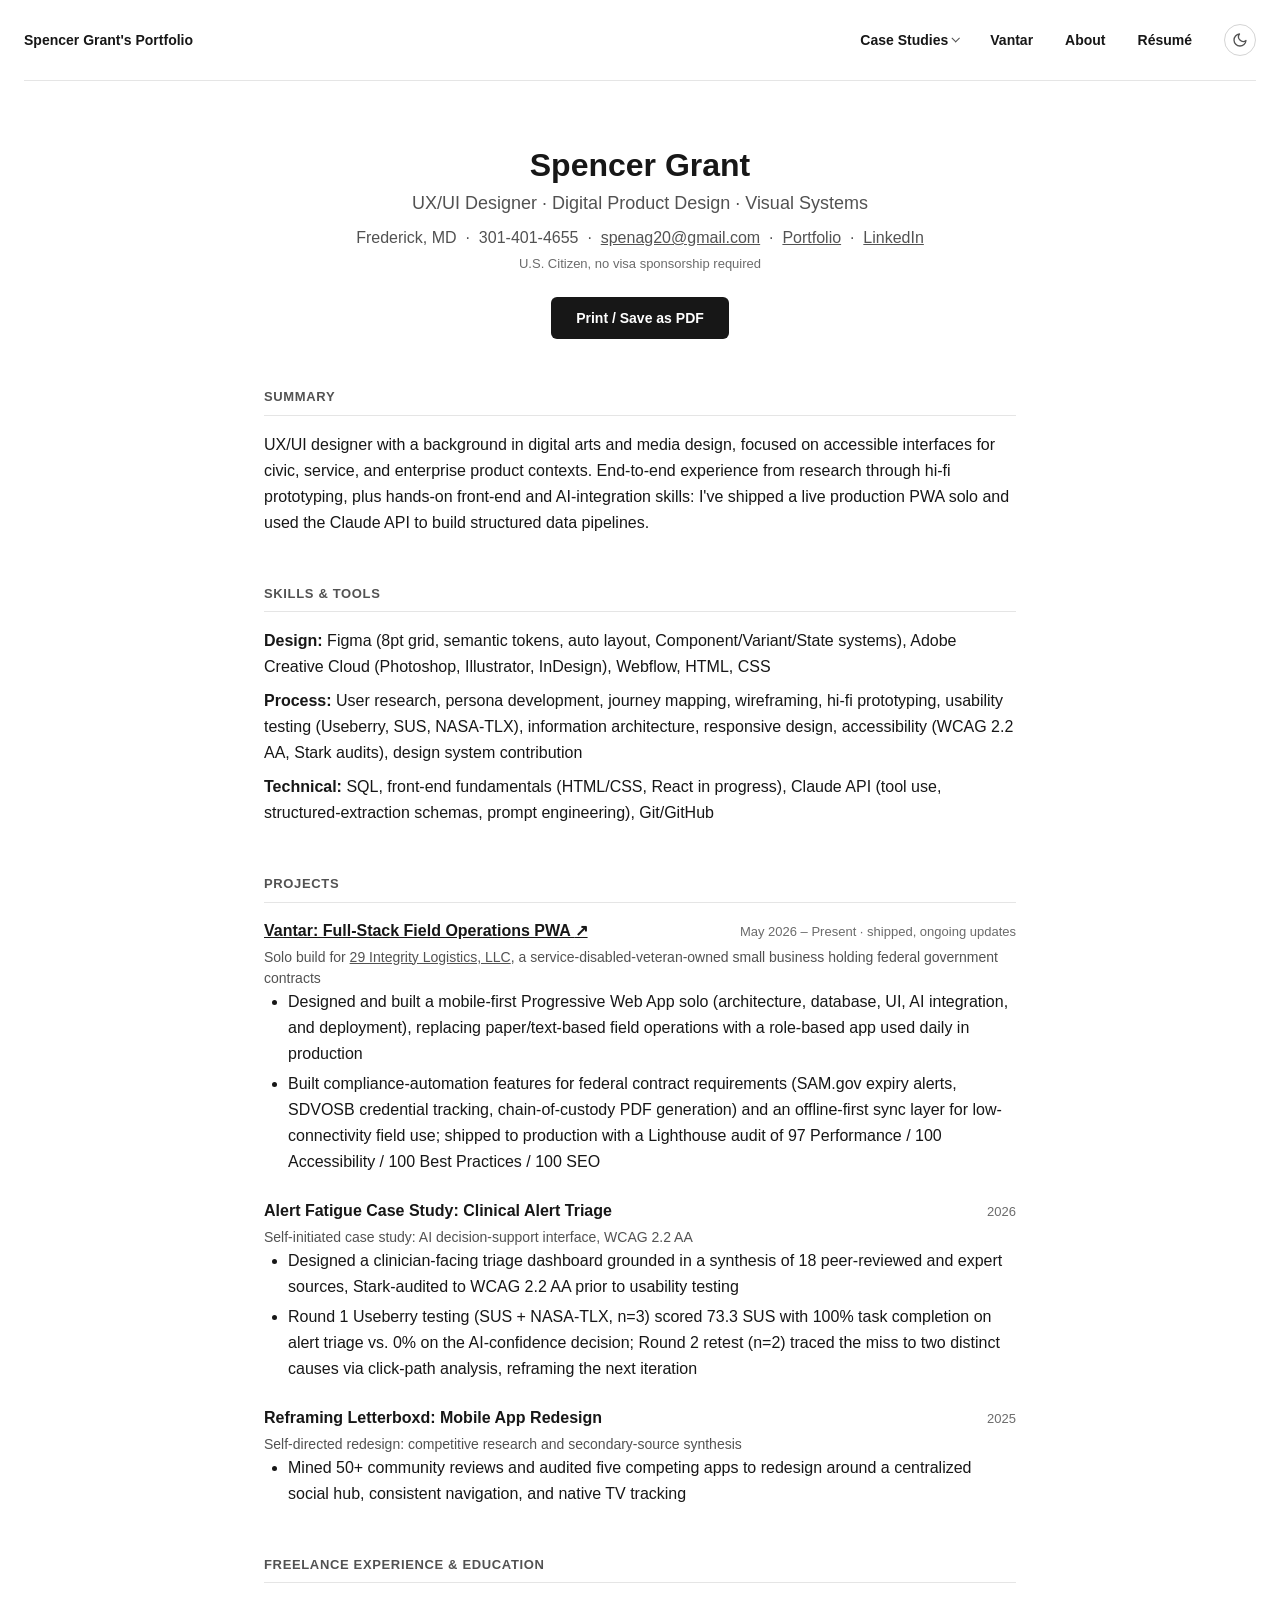
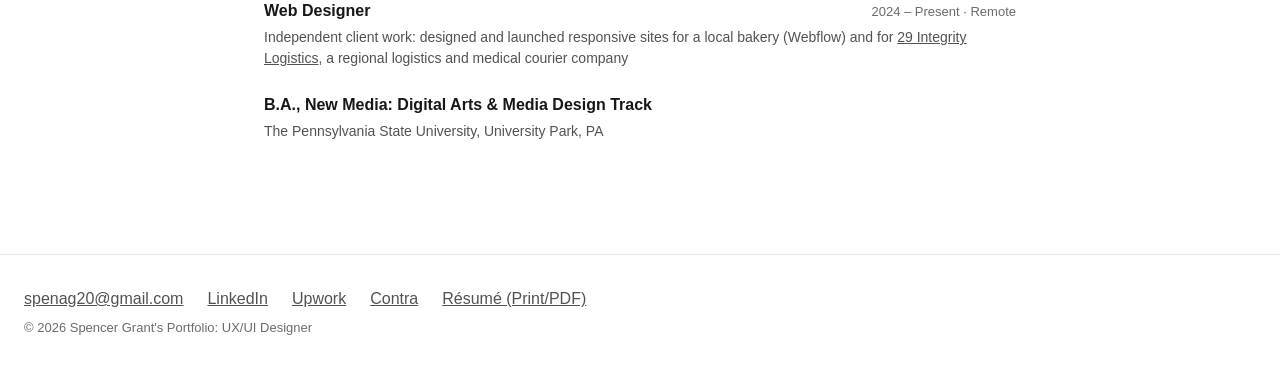
<file: resume.html>
<!DOCTYPE html>
<html lang="en">
<head>
<meta charset="UTF-8">
<meta name="viewport" content="width=device-width, initial-scale=1.0">
<title>Résumé: Spencer Grant, UX/UI Designer</title>
<meta name="description" content="Spencer Grant: UX/UI designer specializing in digital product design and visual systems. Skills, projects, and experience.">
<link rel="icon" type="image/svg+xml" href="data:image/svg+xml,%3Csvg xmlns='http://www.w3.org/2000/svg' viewBox='0 0 32 32'%3E%3Crect width='32' height='32' rx='7' fill='%23171717'/%3E%3Ctext x='16' y='21.5' font-family='Arial,Helvetica,sans-serif' font-size='13' font-weight='700' fill='%23f5f5f5' text-anchor='middle'%3ESG%3C/text%3E%3C/svg%3E">
<link rel="stylesheet" href="styles.css">
<script src="theme.js"></script>
<style>
  .resume-header { text-align: center; margin-bottom: var(--sp-2xl); }
  .resume-header h1 { margin-bottom: var(--sp-xs); }
  .resume-header .contact { color: var(--text-secondary); margin-top: var(--sp-sm); }
  .resume-header .contact a { text-decoration: underline; }
  .resume-header .btn-row { justify-content: center; margin-top: var(--sp-lg); }

  .r-section { margin-bottom: var(--sp-2xl); }
  .r-section h2 {
    font-size: 13px; font-weight: 700; text-transform: uppercase; letter-spacing: 0.05em;
    color: var(--text-secondary); border-bottom: 1px solid var(--border-default);
    padding-bottom: var(--sp-sm); margin-bottom: var(--sp-md);
  }
  .r-skills-row { margin-bottom: var(--sp-sm); }
  .r-skills-row strong { color: var(--text-primary); }

  .r-entry { margin-bottom: var(--sp-lg); }
  .r-entry-head { display: flex; justify-content: space-between; align-items: baseline; flex-wrap: wrap; gap: var(--sp-sm); margin-bottom: var(--sp-xs); }
  .r-entry-title { font-size: 16px; font-weight: 700; }
  .r-entry-title a { text-decoration: underline; }
  .r-entry-sub { color: var(--text-secondary); font-size: 14px; }
  .r-entry-date { font-size: 13px; color: var(--text-tertiary); white-space: nowrap; }
  .r-entry ul { padding-left: var(--sp-lg); }
  .r-entry li { margin-bottom: var(--sp-xs); color: var(--text-primary); }
  .r-status {
    display: inline-block; font-size: 11px; font-weight: 700; text-transform: uppercase;
    letter-spacing: 0.03em; padding: 2px 8px; border-radius: 4px; margin-left: var(--sp-sm);
    background: var(--surface-muted); color: var(--text-secondary); border: 1px solid var(--border-default);
  }

  @media print {
    @page { size: letter; margin: 4mm 13mm; }
    .site-nav, .site-footer, .resume-header .btn-row { display: none; }
    .container { max-width: none; padding: 0; }
    .prose { max-width: none; }
    section { padding: 0; }
    body { font-size: 9.5px; line-height: 1.2; }
    h1, h2, h3 { line-height: 1.1; }
    .resume-header { margin-bottom: 5px; }
    .resume-header h1.type-h1 { font-size: 18px; line-height: 1.1; margin-bottom: 1px; }
    .resume-header p.type-body-lg { font-size: 12px; line-height: 1.2; }
    .resume-header .contact { margin-top: 1px; }
    .resume-header .type-caption { font-size: 8.5px; line-height: 1.2; margin-top: 1px !important; }
    .r-section { margin-bottom: 4px; }
    .r-section h2 { margin-bottom: 2px; padding-bottom: 1px; }
    .r-entry { margin-bottom: 2px; }
    .r-entry-head { margin-bottom: 0; }
    .r-entry-sub { font-size: 9.5px; }
    .r-entry ul { margin: 0; }
    .r-entry li { margin-bottom: 0; }
    .r-skills-row { margin-bottom: 2px; }
  }
</style>
</head>
<body>

<a class="skip-link" href="#main">Skip to main content</a>

<header class="container">
  <nav class="site-nav" aria-label="Main">
    <a class="logo" href="index.html">Spencer Grant's Portfolio</a>
    <div class="nav-right">
    <ul id="nav-menu">
      <li class="nav-dropdown">
        <a href="case-studies.html">Case Studies</a>
        <div class="nav-dropdown-menu">
          <a href="case-study.html">Alert Fatigue Case Study<span>Tackling alarm fatigue in clinical alerts</span></a>
          <a href="letterboxd.html">Reframing Letterboxd<span>Implementing new features and improving user engagement</span></a>
          <a href="civicpulse.html">CivicPulse<span>Making civic data transparent</span></a>
        </div>
      </li>
      <li><a href="vantar.html">Vantar</a></li>
      <li><a href="about.html">About</a></li>
      <li><a href="resume.html" aria-current="page">Résumé</a></li>
    </ul>
    <button id="theme-toggle" class="theme-toggle" type="button" aria-label="Toggle dark mode"></button>
    <button id="nav-toggle" class="nav-toggle" type="button" aria-label="Open menu" aria-expanded="false" aria-controls="nav-menu">
      <span class="nav-toggle-bar"></span>
      <span class="nav-toggle-bar"></span>
      <span class="nav-toggle-bar"></span>
    </button>
  </div>
  </nav>
</header>

<main id="main" tabindex="-1">

<section>
  <div class="container prose">

    <div class="resume-header">
      <h1 class="type-h1">Spencer Grant</h1>
      <p class="type-body-lg" style="color: var(--text-secondary);">UX/UI Designer · Digital Product Design · Visual Systems</p>
      <p class="type-body contact">
        Frederick, MD &nbsp;·&nbsp;
        301-401-4655 &nbsp;·&nbsp;
        <a href="mailto:spenag20@gmail.com">spenag20@gmail.com</a> &nbsp;·&nbsp;
        <a href="https://spencergrantt.github.io/spencer-portfolio/" target="_blank" rel="noopener">Portfolio<span class="visually-hidden"> (opens in new tab)</span></a> &nbsp;·&nbsp;
        <a href="https://www.linkedin.com/in/spencergrantux" target="_blank" rel="noopener">LinkedIn<span class="visually-hidden"> (opens in new tab)</span></a>
      </p>
      <p class="type-caption" style="color: var(--text-tertiary); margin-top: var(--sp-xs);">U.S. Citizen, no visa sponsorship required</p>
      <div class="btn-row">
        <button class="btn btn-primary" type="button" onclick="window.print()">Print / Save as PDF</button>
      </div>
    </div>

    <div class="r-section">
      <h2>Summary</h2>
      <p class="type-body">
        UX/UI designer with a background in digital arts and media design, focused on accessible interfaces
        for civic, service, and enterprise product contexts. End-to-end experience from research through
        hi-fi prototyping, plus hands-on front-end and AI-integration skills: I've shipped a live production
        PWA solo and used the Claude API to build structured data pipelines.
      </p>
    </div>

    <div class="r-section">
      <h2>Skills &amp; Tools</h2>
      <p class="type-body r-skills-row"><strong>Design:</strong> Figma (8pt grid, semantic tokens, auto layout, Component/Variant/State systems), Adobe Creative Cloud (Photoshop, Illustrator, InDesign), Webflow, HTML, CSS</p>
      <p class="type-body r-skills-row"><strong>Process:</strong> User research, persona development, journey mapping, wireframing, hi-fi prototyping, usability testing (Useberry, SUS, NASA-TLX), information architecture, responsive design, accessibility (WCAG 2.2 AA, Stark audits), design system contribution</p>
      <p class="type-body r-skills-row"><strong>Technical:</strong> SQL, front-end fundamentals (HTML/CSS, React in progress), Claude API (tool use, structured-extraction schemas, prompt engineering), Git/GitHub</p>
    </div>

    <div class="r-section">
      <h2>Projects</h2>

      <div class="r-entry">
        <div class="r-entry-head">
          <div>
            <span class="r-entry-title"><a href="https://vantar.tech/login" target="_blank" rel="noopener">Vantar: Full-Stack Field Operations PWA <span aria-hidden="true">↗</span><span class="visually-hidden"> (opens in new tab)</span></a></span>
          </div>
          <span class="r-entry-date">May 2026 – Present · shipped, ongoing updates</span>
        </div>
        <p class="r-entry-sub">Solo build for <a href="https://www.29integritylogistics.com/" target="_blank" rel="noopener">29 Integrity Logistics, LLC<span class="visually-hidden"> (opens in new tab)</span></a>, a service-disabled-veteran-owned small business holding federal government contracts</p>
        <ul class="type-body">
          <li>Designed and built a mobile-first Progressive Web App solo (architecture, database, UI, AI integration, and deployment), replacing paper/text-based field operations with a role-based app used daily in production</li>
          <li>Built compliance-automation features for federal contract requirements (SAM.gov expiry alerts, SDVOSB credential tracking, chain-of-custody PDF generation) and an offline-first sync layer for low-connectivity field use; shipped to production with a Lighthouse audit of 97 Performance / 100 Accessibility / 100 Best Practices / 100 SEO</li>
        </ul>
      </div>

      <div class="r-entry">
        <div class="r-entry-head">
          <div>
            <span class="r-entry-title">Alert Fatigue Case Study: Clinical Alert Triage</span>
          </div>
          <span class="r-entry-date">2026</span>
        </div>
        <p class="r-entry-sub">Self-initiated case study: AI decision-support interface, WCAG 2.2 AA</p>
        <ul class="type-body">
          <li>Designed a clinician-facing triage dashboard grounded in a synthesis of 18 peer-reviewed and expert sources, Stark-audited to WCAG 2.2 AA prior to usability testing</li>
          <li>Round 1 Useberry testing (SUS + NASA-TLX, n=3) scored 73.3 SUS with 100% task completion on alert triage vs. 0% on the AI-confidence decision; Round 2 retest (n=2) traced the miss to two distinct causes via click-path analysis, reframing the next iteration</li>
        </ul>
      </div>

      <div class="r-entry">
        <div class="r-entry-head">
          <div>
            <span class="r-entry-title">Reframing Letterboxd: Mobile App Redesign</span>
          </div>
          <span class="r-entry-date">2025</span>
        </div>
        <p class="r-entry-sub">Self-directed redesign: competitive research and secondary-source synthesis</p>
        <ul class="type-body">
          <li>Mined 50+ community reviews and audited five competing apps to redesign around a centralized social hub, consistent navigation, and native TV tracking</li>
        </ul>
      </div>

    </div>

    <div class="r-section">
      <h2>Freelance Experience &amp; Education</h2>
      <div class="r-entry">
        <div class="r-entry-head">
          <div><span class="r-entry-title">Web Designer</span></div>
          <span class="r-entry-date">2024 – Present · Remote</span>
        </div>
        <p class="r-entry-sub">Independent client work: designed and launched responsive sites for a local bakery (Webflow) and for <a href="https://www.29integritylogistics.com/" target="_blank" rel="noopener">29 Integrity Logistics<span class="visually-hidden"> (opens in new tab)</span></a>, a regional logistics and medical courier company</p>
      </div>
      <div class="r-entry">
        <div class="r-entry-head">
          <div><span class="r-entry-title">B.A., New Media: Digital Arts &amp; Media Design Track</span></div>
        </div>
        <p class="r-entry-sub">The Pennsylvania State University, University Park, PA</p>
      </div>
    </div>

  </div>
</section>

</main>

<footer class="site-footer">
  <div class="container">
    <div class="links">
      <a href="mailto:spenag20@gmail.com">spenag20@gmail.com</a>
      <a href="https://www.linkedin.com/in/spencergrantux" target="_blank" rel="noopener">LinkedIn<span class="visually-hidden"> (opens in new tab)</span></a>
      <a href="https://www.upwork.com/freelancers/~0174279fc158d9def9?mp_source=share" target="_blank" rel="noopener">Upwork<span class="visually-hidden"> (opens in new tab)</span></a>
      <a href="https://contra.com/spencergrant?referralExperimentNid=DEFAULT_REFERRAL_PROGRAM&referrerUsername=spencergrant" target="_blank" rel="noopener">Contra<span class="visually-hidden"> (opens in new tab)</span></a>
      <button class="link-button" type="button" onclick="window.print()">Résumé (Print/PDF)</button>
    </div>
    <p class="type-caption">© 2026 Spencer Grant's Portfolio: UX/UI Designer</p>
  </div>
</footer>

</body>
</html>
</file>
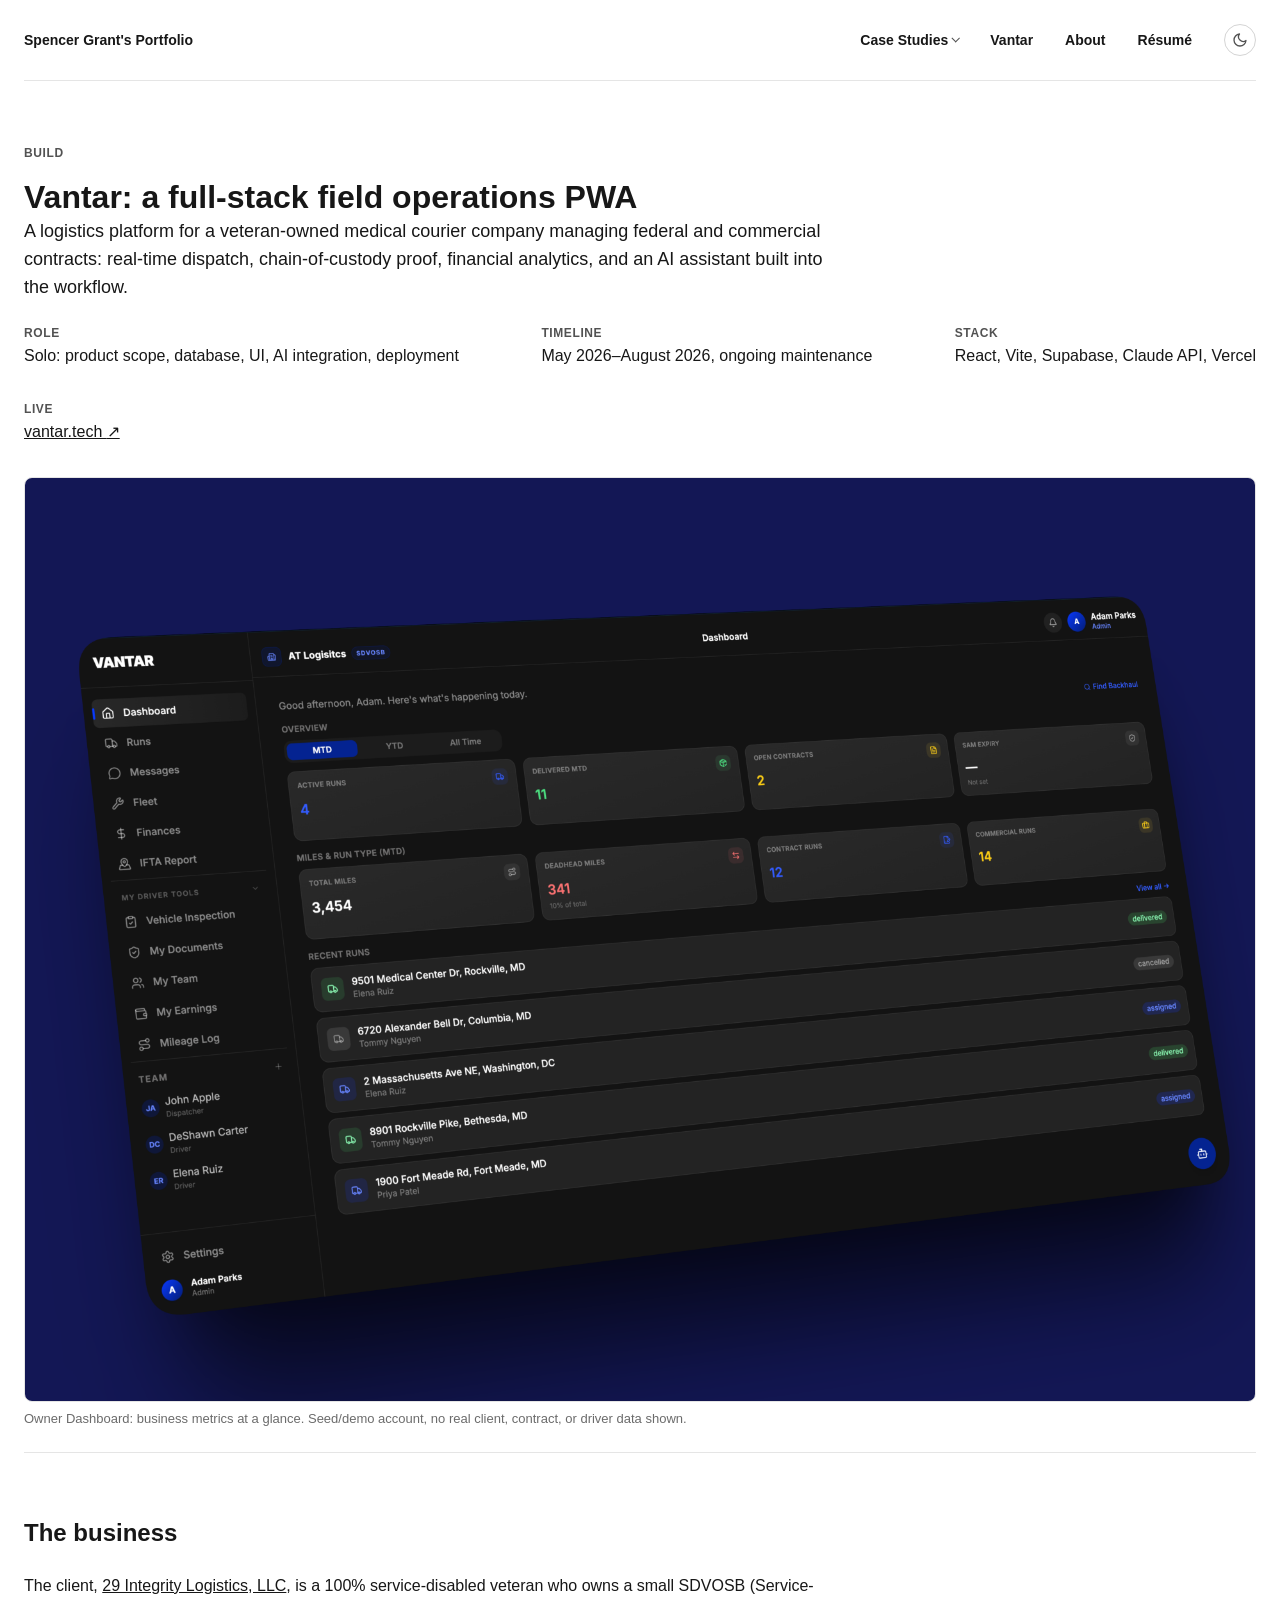
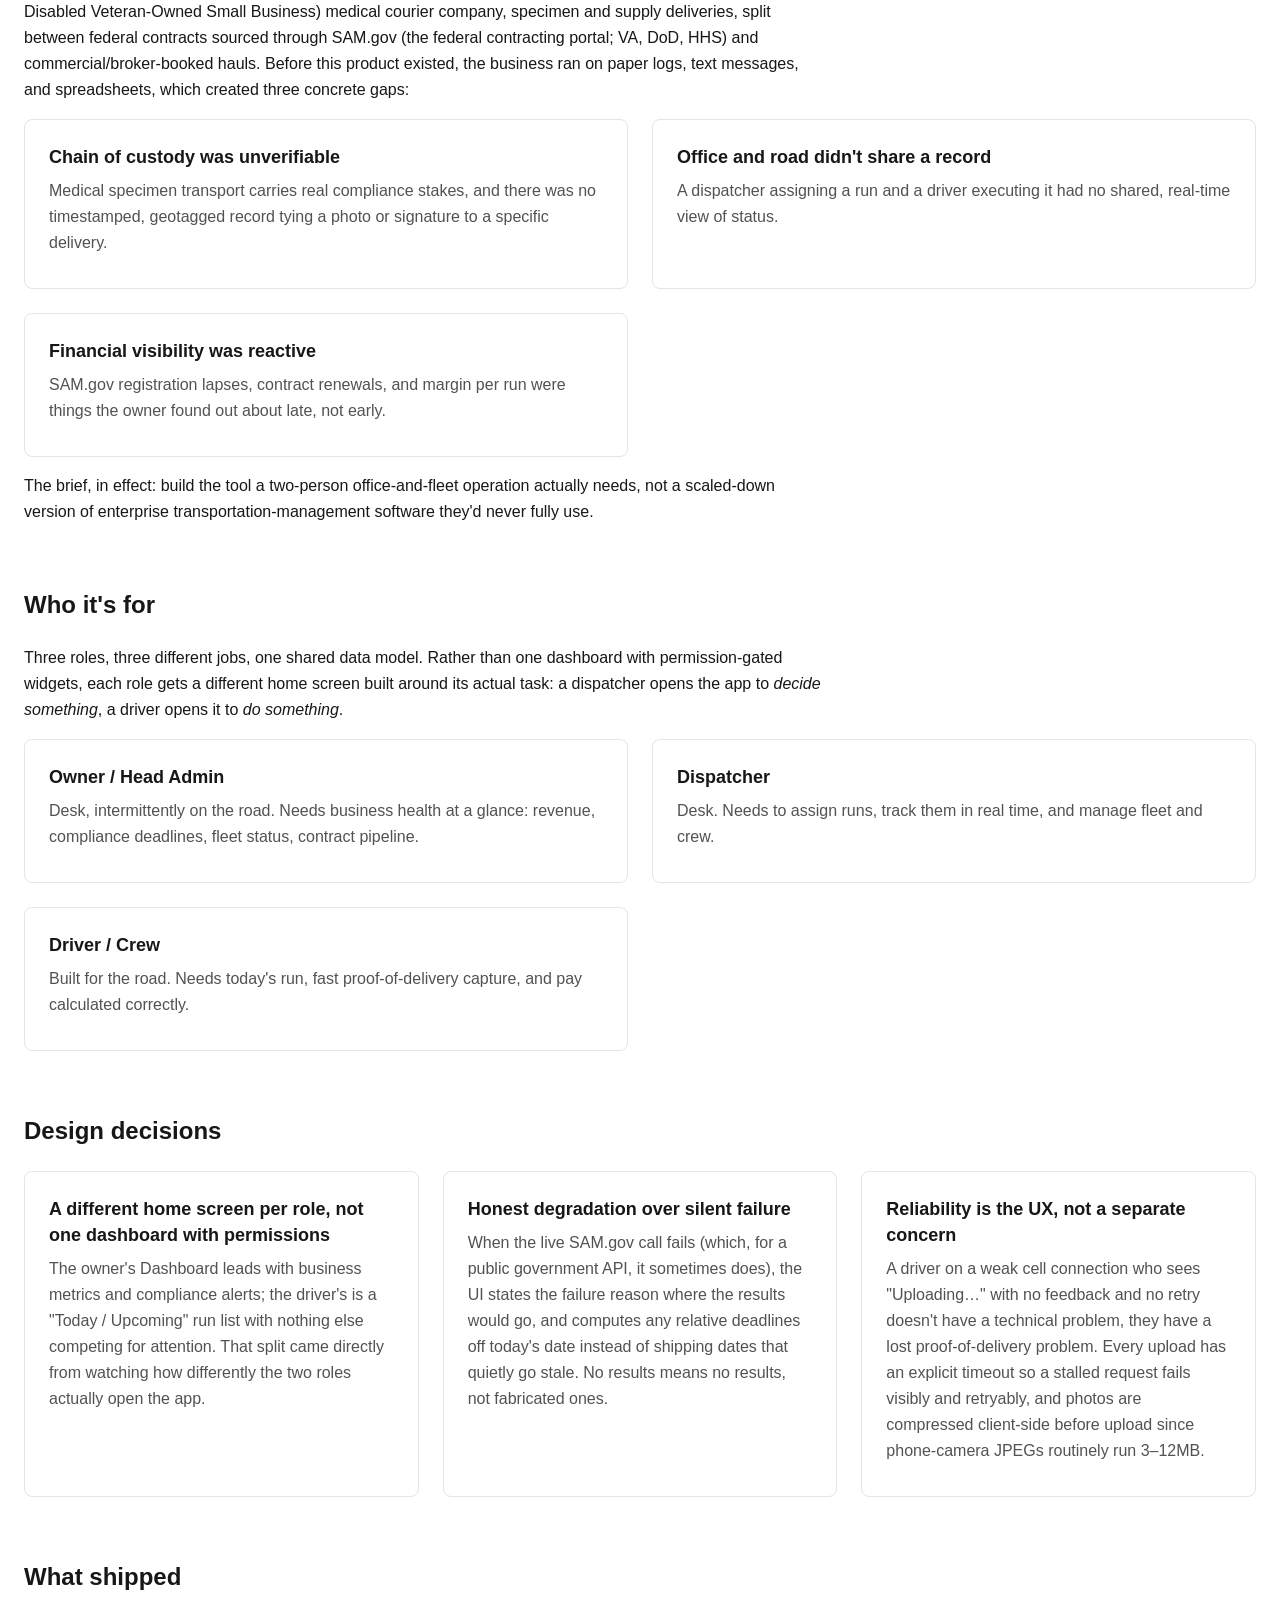
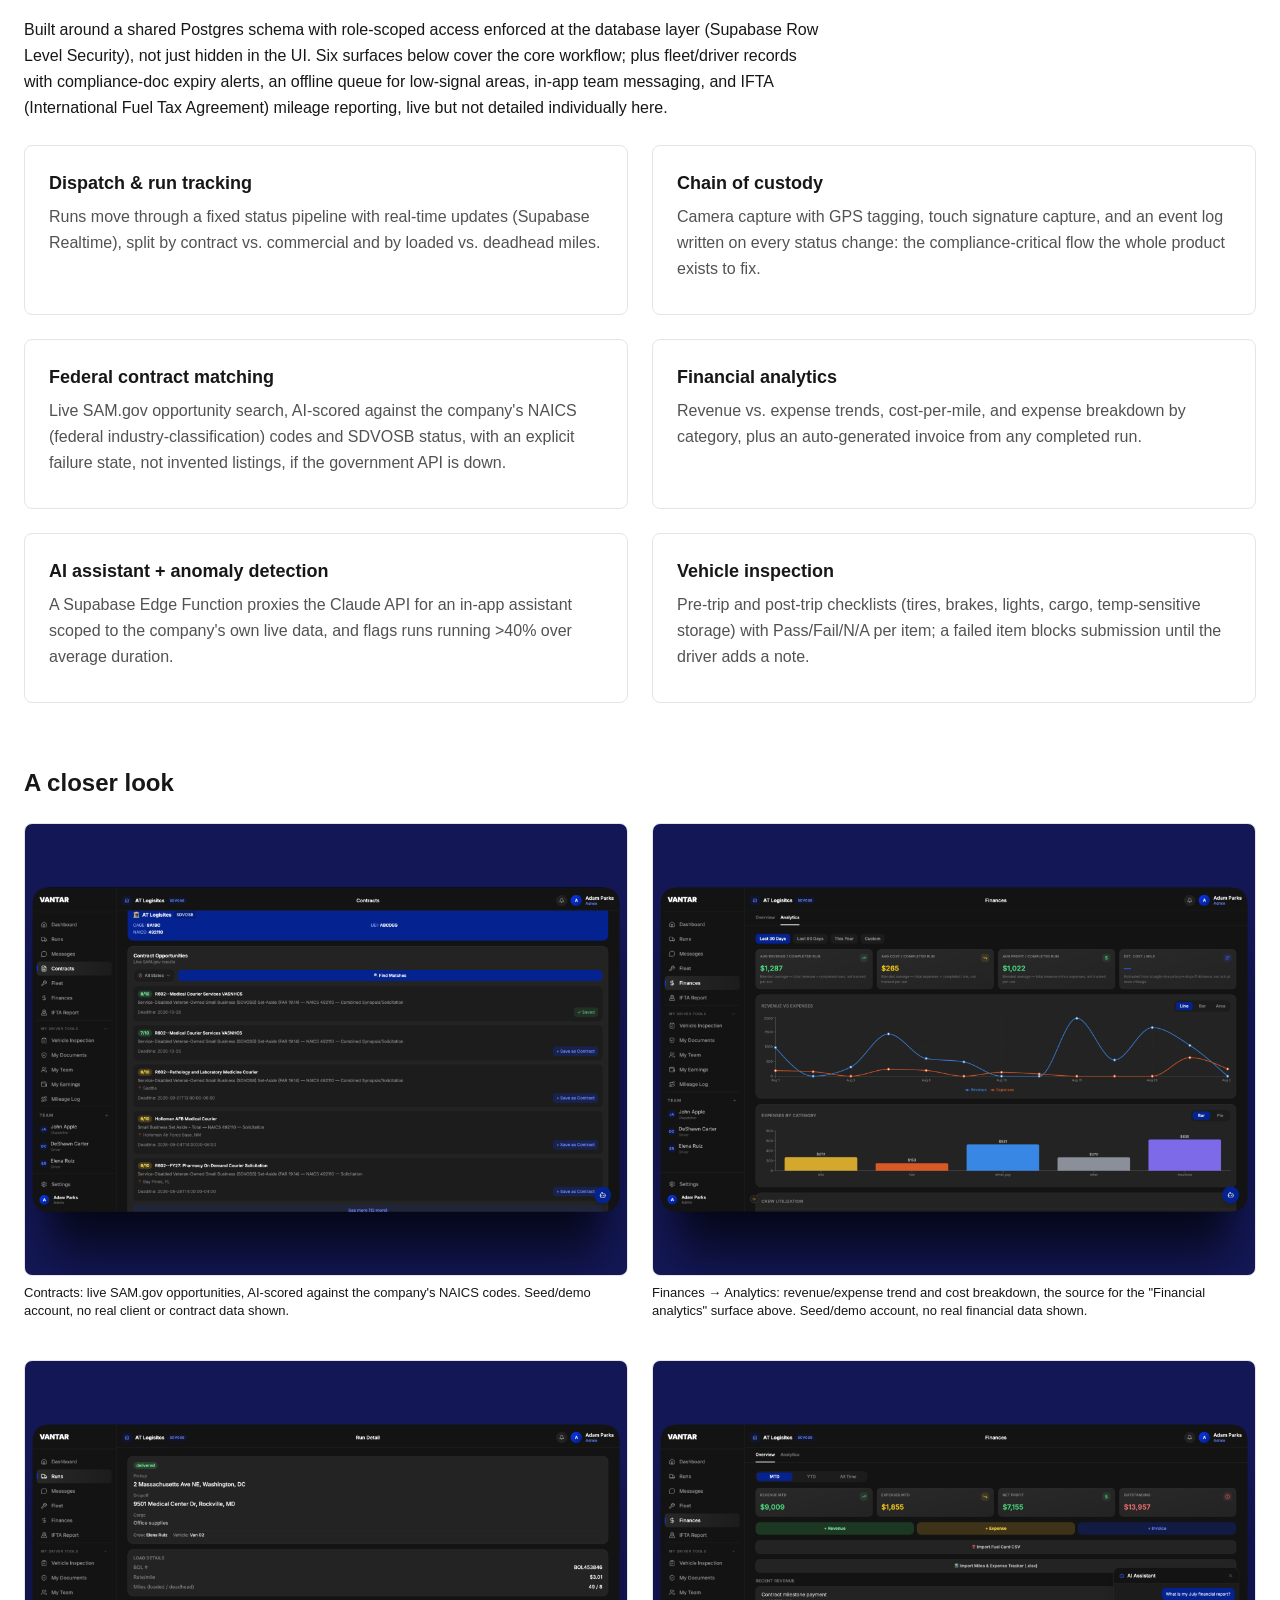
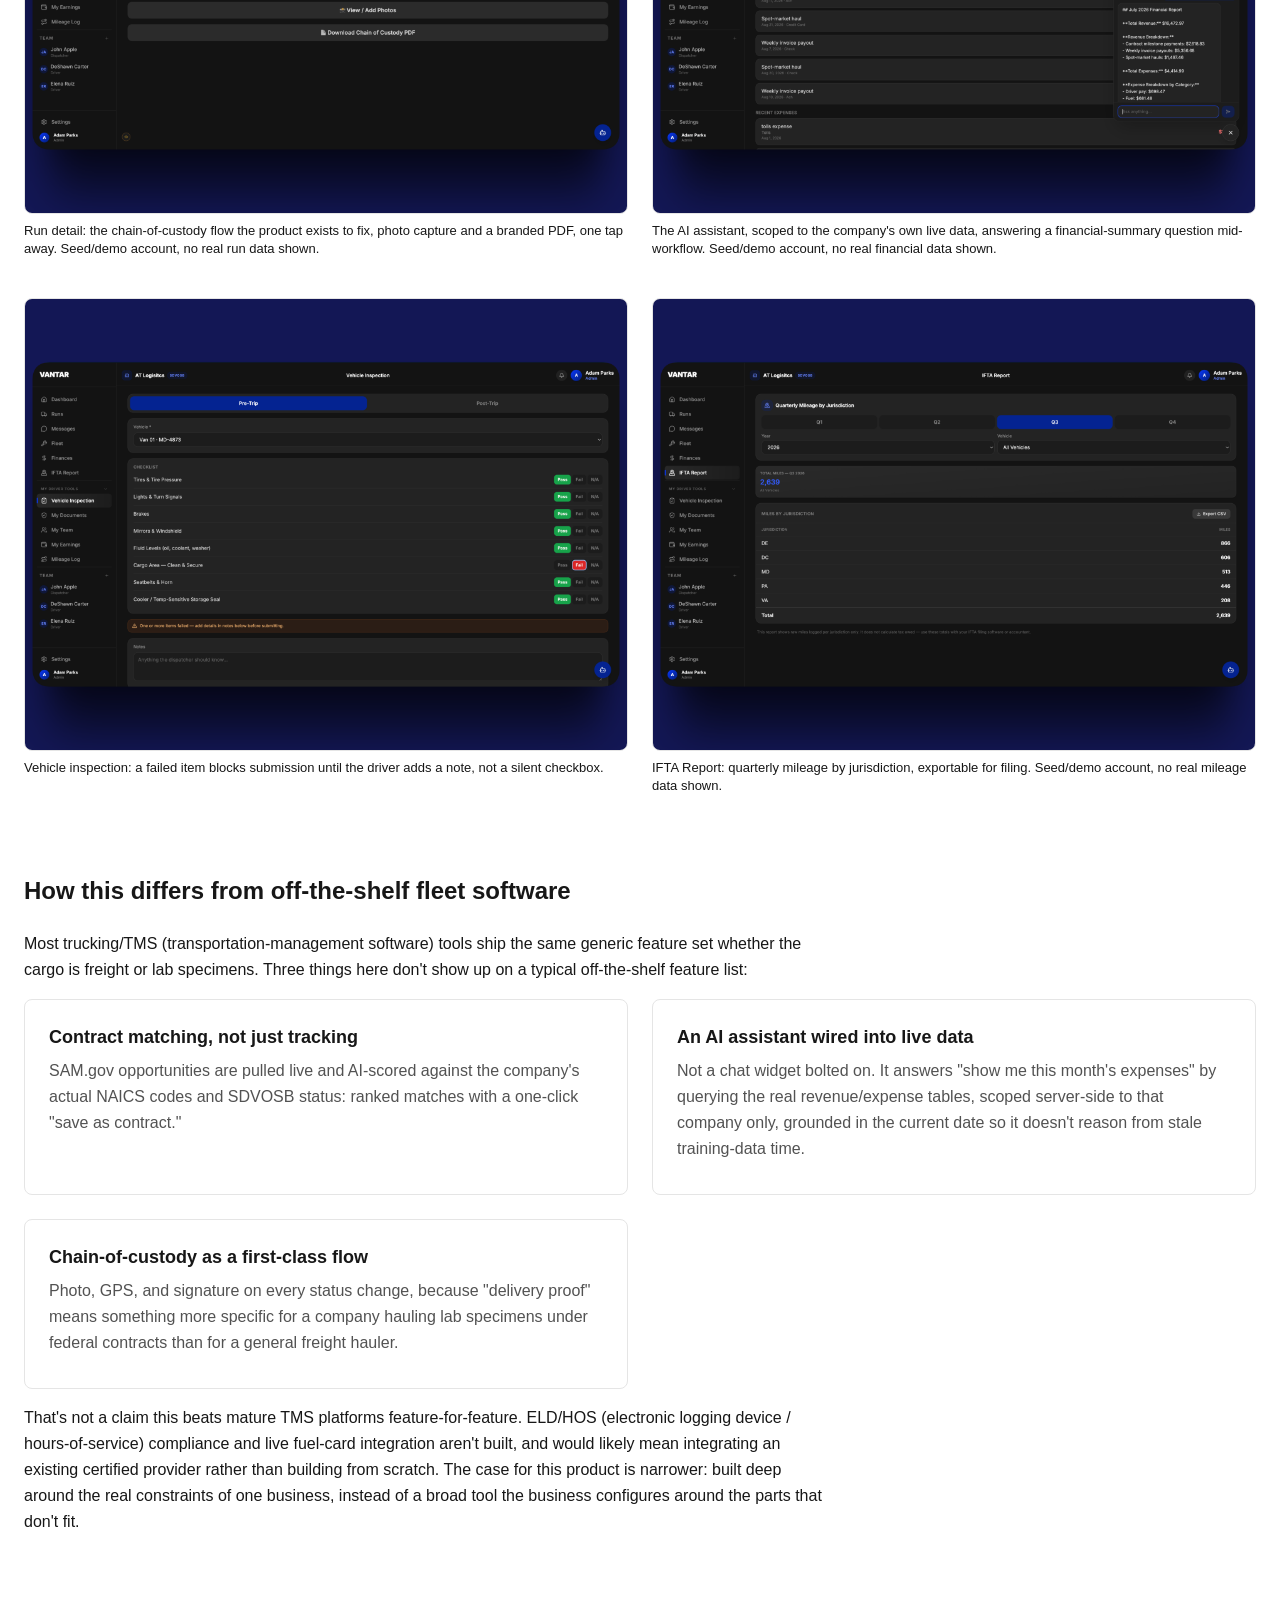
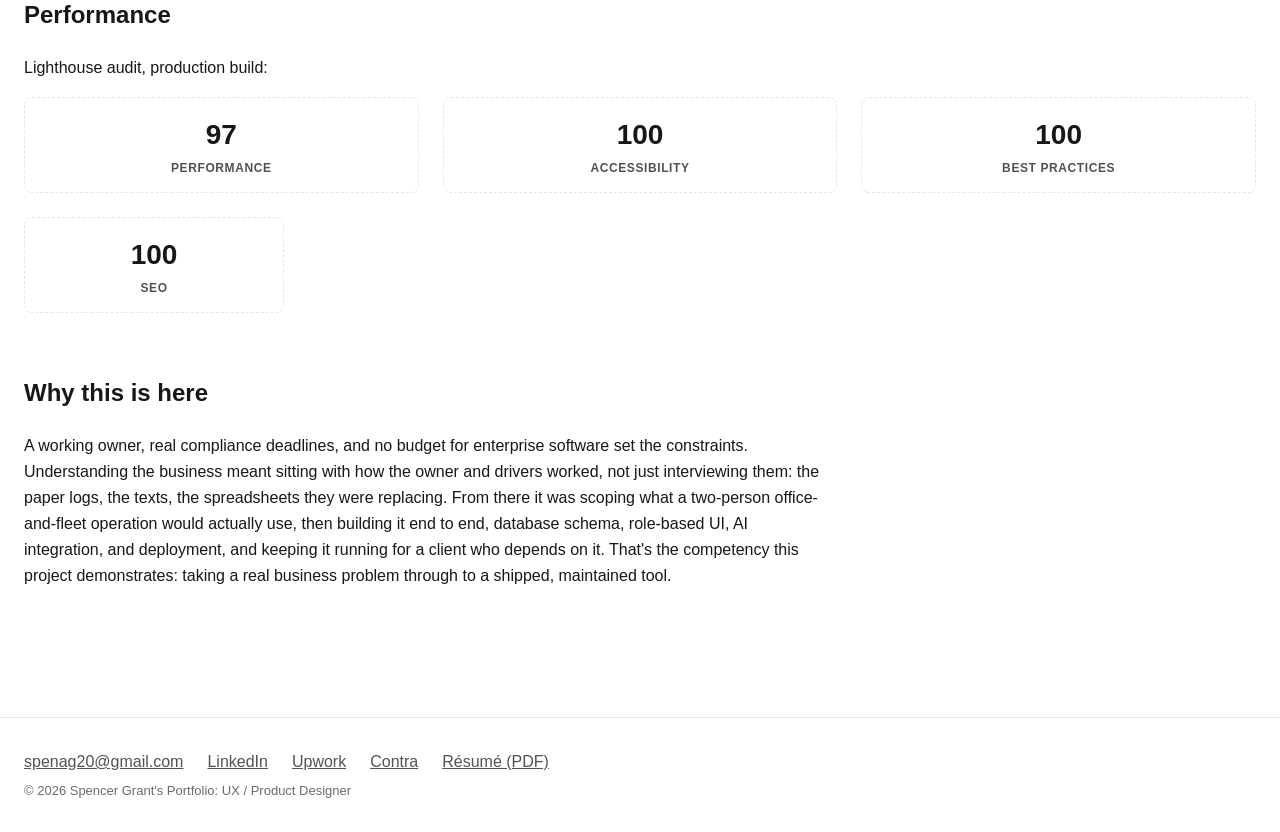
<file: vantar.html>
<!DOCTYPE html>
<html lang="en">
<head>
<meta charset="UTF-8">
<meta name="viewport" content="width=device-width, initial-scale=1.0">
<title>Vantar: a logistics tracking application for a veteran-owned medical courier</title>
<meta name="description" content="Solo product design + full-stack build: logistics platform built with a Supabase backend, federal contract matching, and a Claude-powered AI assistant, in live production use by a real client.">
<link rel="icon" type="image/svg+xml" href="data:image/svg+xml,%3Csvg xmlns='http://www.w3.org/2000/svg' viewBox='0 0 32 32'%3E%3Crect width='32' height='32' rx='7' fill='%23171717'/%3E%3Ctext x='16' y='21.5' font-family='Arial,Helvetica,sans-serif' font-size='13' font-weight='700' fill='%23f5f5f5' text-anchor='middle'%3ESG%3C/text%3E%3C/svg%3E">
<link rel="stylesheet" href="styles.css">
<script src="theme.js"></script>
</head>
<body>

<a class="skip-link" href="#main">Skip to main content</a>

<header class="container">
  <nav class="site-nav" aria-label="Main">
    <a class="logo" href="index.html">Spencer Grant's Portfolio</a>
    <div class="nav-right">
    <ul id="nav-menu">
      <li class="nav-dropdown">
        <a href="case-studies.html">Case Studies</a>
        <div class="nav-dropdown-menu">
          <a href="case-study.html">Diagnosing Alert Fatigue<span>Tackling alarm fatigue in clinical alerts</span></a>
          <a href="civicpulse.html">CivicPulse<span>Making civic data transparent</span></a>
          <a href="letterboxd.html">Reframing Letterboxd<span>Improving engagement and implementing new features</span></a>
        </div>
      </li>
      <li><a href="vantar.html" aria-current="page">Vantar</a></li>
      <li><a href="about.html">About</a></li>
      <li><a href="resume.html">Résumé</a></li>
    </ul>
    <button id="theme-toggle" class="theme-toggle" type="button" aria-label="Toggle dark mode"></button>
    <button id="nav-toggle" class="nav-toggle" type="button" aria-label="Open menu" aria-expanded="false" aria-controls="nav-menu">
      <span class="nav-toggle-bar"></span>
      <span class="nav-toggle-bar"></span>
      <span class="nav-toggle-bar"></span>
    </button>
  </div>
  </nav>
</header>

<main id="main" tabindex="-1">

<section>
  <div class="container">
    <div class="prose">
      <p class="type-label-upper">Build</p>
      <h1 class="type-h1" style="margin-top: var(--sp-md);">Vantar: a full-stack field operations PWA</h1>
      <p class="type-body-lg subline">
        A logistics platform for a veteran-owned medical courier company managing
        federal and commercial contracts: real-time dispatch, chain-of-custody proof,
        financial analytics, and an AI assistant built into the workflow.
      </p>
    </div>

    <div class="meta-row" style="border-bottom: none; padding-bottom: 0;">
      <div class="meta-item">
        <p class="type-label-upper label">Role</p>
        <p class="type-body">Solo: product scope, database, UI, AI integration, deployment</p>
      </div>
      <div class="meta-item">
        <p class="type-label-upper label">Timeline</p>
        <p class="type-body">May 2026–August 2026, ongoing maintenance</p>
      </div>
      <div class="meta-item">
        <p class="type-label-upper label">Stack</p>
        <p class="type-body">React, Vite, Supabase, Claude API, Vercel</p>
      </div>
      <div class="meta-item">
        <p class="type-label-upper label">Live</p>
        <p class="type-body"><a href="https://vantar.tech/" target="_blank" rel="noopener">vantar.tech <span aria-hidden="true">↗</span><span class="visually-hidden"> (opens in new tab)</span></a></p>
      </div>
    </div>

    <div class="shot-frame" style="margin-top: var(--sp-xl);">
      <img src="assets/vantar-dashboard.png" alt="Vantar owner Dashboard: active runs, delivered-this-month, open contracts, SAM expiry, miles and run-type breakdown, and a recent-runs list">
    </div>
    <p class="type-caption" style="margin-top: var(--sp-sm); padding-bottom: var(--sp-lg); border-bottom: 1px solid var(--border-default);">Owner Dashboard: business metrics at a glance. Seed/demo account, no real client, contract, or driver data shown.</p>
  </div>
</section>

<section style="padding-top: 0;">
  <div class="container">

    <div class="case-section">
      <div class="prose">
        <h2 class="type-h2">The business</h2>
        <p class="type-body">
          The client, <a href="https://www.29integritylogistics.com/" target="_blank" rel="noopener">29 Integrity Logistics, LLC<span class="visually-hidden"> (opens in new tab)</span></a>, is a 100% service-disabled veteran who owns a small SDVOSB (Service-Disabled
          Veteran-Owned Small Business) medical courier company, specimen and supply deliveries,
          split between federal contracts sourced through SAM.gov (the federal contracting portal;
          VA, DoD, HHS) and commercial/broker-booked hauls. Before this product existed, the business ran on paper
          logs, text messages, and spreadsheets, which created three concrete gaps:
        </p>
      </div>
      <div class="tile-grid tile-grid-prose">
        <div class="tile">
          <h3 class="type-h3">Chain of custody was unverifiable</h3>
          <p class="type-body">Medical specimen transport carries real compliance stakes, and there was no timestamped, geotagged record tying a photo or signature to a specific delivery.</p>
        </div>
        <div class="tile">
          <h3 class="type-h3">Office and road didn't share a record</h3>
          <p class="type-body">A dispatcher assigning a run and a driver executing it had no shared, real-time view of status.</p>
        </div>
        <div class="tile">
          <h3 class="type-h3">Financial visibility was reactive</h3>
          <p class="type-body">SAM.gov registration lapses, contract renewals, and margin per run were things the owner found out about late, not early.</p>
        </div>
      </div>
      <div class="prose">
        <p class="type-body" style="margin-top: var(--sp-md);">
          The brief, in effect: build the tool a two-person office-and-fleet operation actually
          needs, not a scaled-down version of enterprise transportation-management software they'd
          never fully use.
        </p>
      </div>
    </div>

    <div class="case-section">
      <div class="prose">
        <h2 class="type-h2">Who it's for</h2>
        <p class="type-body">
          Three roles, three different jobs, one shared data model. Rather than one
          dashboard with permission-gated widgets, each role gets a different home screen built
          around its actual task: a dispatcher opens the app to <em>decide something</em>, a driver
          opens it to <em>do something</em>.
        </p>
      </div>
      <div class="tile-grid tile-grid-prose">
        <div class="tile">
          <h3 class="type-h3">Owner / Head Admin</h3>
          <p class="type-body">Desk, intermittently on the road. Needs business health at a glance: revenue, compliance deadlines, fleet status, contract pipeline.</p>
        </div>
        <div class="tile">
          <h3 class="type-h3">Dispatcher</h3>
          <p class="type-body">Desk. Needs to assign runs, track them in real time, and manage fleet and crew.</p>
        </div>
        <div class="tile">
          <h3 class="type-h3">Driver / Crew</h3>
          <p class="type-body">Built for the road. Needs today's run, fast proof-of-delivery capture, and pay calculated correctly.</p>
        </div>
      </div>
    </div>

    <div class="case-section">
      <div class="prose"><h2 class="type-h2">Design decisions</h2></div>
      <div class="tile-grid tile-grid-3">
        <div class="tile">
          <h3 class="type-h3">A different home screen per role, not one dashboard with permissions</h3>
          <p class="type-body">
            The owner's Dashboard leads with business metrics and compliance alerts; the driver's is
            a "Today / Upcoming" run list with nothing else competing for attention. That split came
            directly from watching how differently the two roles actually open the app.
          </p>
        </div>
        <div class="tile">
          <h3 class="type-h3">Honest degradation over silent failure</h3>
          <p class="type-body">
            When the live SAM.gov call fails (which, for a public government API, it sometimes
            does), the UI states the failure reason where the results would go, and
            computes any relative deadlines off today's date instead of shipping dates that quietly
            go stale. No results means no results, not fabricated ones.
          </p>
        </div>
        <div class="tile">
          <h3 class="type-h3">Reliability is the UX, not a separate concern</h3>
          <p class="type-body">
            A driver on a weak cell connection who sees "Uploading…" with no feedback and no retry
            doesn't have a technical problem, they have a lost proof-of-delivery problem. Every
            upload has an explicit timeout so a stalled request fails visibly and retryably, and
            photos are compressed client-side before upload since phone-camera JPEGs routinely run
            3–12MB.
          </p>
        </div>
      </div>
    </div>

    <div class="case-section">
      <div class="prose"><h2 class="type-h2">What shipped</h2></div>
      <div class="prose">
        <p class="type-body" style="margin-bottom: var(--sp-lg);">
          Built around a shared Postgres schema with role-scoped access enforced at the database
          layer (Supabase Row Level Security), not just hidden in the UI. Six surfaces below cover
          the core workflow; plus fleet/driver records with compliance-doc expiry alerts, an offline
          queue for low-signal areas, in-app team messaging, and IFTA (International Fuel Tax
          Agreement) mileage reporting, live but not detailed individually here.
        </p>
      </div>
      <div class="tile-grid tile-grid-prose">
        <div class="tile">
          <h3 class="type-h3">Dispatch &amp; run tracking</h3>
          <p class="type-body">Runs move through a fixed status pipeline with real-time updates (Supabase Realtime), split by contract vs. commercial and by loaded vs. deadhead miles.</p>
        </div>
        <div class="tile">
          <h3 class="type-h3">Chain of custody</h3>
          <p class="type-body">Camera capture with GPS tagging, touch signature capture, and an event log written on every status change: the compliance-critical flow the whole product exists to fix.</p>
        </div>
        <div class="tile">
          <h3 class="type-h3">Federal contract matching</h3>
          <p class="type-body">Live SAM.gov opportunity search, AI-scored against the company's NAICS (federal industry-classification) codes and SDVOSB status, with an explicit failure state, not invented listings, if the government API is down.</p>
        </div>
        <div class="tile">
          <h3 class="type-h3">Financial analytics</h3>
          <p class="type-body">Revenue vs. expense trends, cost-per-mile, and expense breakdown by category, plus an auto-generated invoice from any completed run.</p>
        </div>
        <div class="tile">
          <h3 class="type-h3">AI assistant + anomaly detection</h3>
          <p class="type-body">A Supabase Edge Function proxies the Claude API for an in-app assistant scoped to the company's own live data, and flags runs running &gt;40% over average duration.</p>
        </div>
        <div class="tile">
          <h3 class="type-h3">Vehicle inspection</h3>
          <p class="type-body">Pre-trip and post-trip checklists (tires, brakes, lights, cargo, temp-sensitive storage) with Pass/Fail/N/A per item; a failed item blocks submission until the driver adds a note.</p>
        </div>
      </div>
    </div>

    <div class="case-section">
      <div class="prose"><h2 class="type-h2">A closer look</h2></div>
      <div class="tile-grid tile-grid-prose shot-zoom-grid">
        <div>
          <div class="shot-frame">
            <a href="assets/vantar-contracts.png"><img src="assets/vantar-contracts.png" alt="Vantar Contracts page: SAM.gov opportunity matches, scored against the company's NAICS codes, with a match-quality score and a one-click save-as-contract action"></a>
          </div>
          <p class="type-caption">Contracts: live SAM.gov opportunities, AI-scored against the company's NAICS codes. Seed/demo account, no real client or contract data shown.</p>
        </div>
        <div>
          <div class="shot-frame">
            <a href="assets/vantar-analytics.png"><img src="assets/vantar-analytics.png" alt="Vantar Finances Analytics tab: revenue vs. expense line chart and an expenses-by-category bar chart"></a>
          </div>
          <p class="type-caption">Finances → Analytics: revenue/expense trend and cost breakdown, the source for the "Financial analytics" surface above. Seed/demo account, no real financial data shown.</p>
        </div>
        <div>
          <div class="shot-frame">
            <a href="assets/vantar-chain-of-custody.png"><img src="assets/vantar-chain-of-custody.png" alt="Vantar Run Detail page: delivered status, pickup, dropoff, and load details, with View/Add Photos and Download Chain of Custody PDF actions"></a>
          </div>
          <p class="type-caption">Run detail: the chain-of-custody flow the product exists to fix, photo capture and a branded PDF, one tap away. Seed/demo account, no real run data shown.</p>
        </div>
        <div>
          <div class="shot-frame">
            <a href="assets/vantar-ai-assistant.png"><img src="assets/vantar-ai-assistant.png" alt="Vantar AI Assistant docked panel, answering a query about July 2026 financial data with a categorized summary"></a>
          </div>
          <p class="type-caption">The AI assistant, scoped to the company's own live data, answering a financial-summary question mid-workflow. Seed/demo account, no real financial data shown.</p>
        </div>
        <div>
          <div class="shot-frame">
            <a href="assets/vantar-vehicle-inspection.png"><img src="assets/vantar-vehicle-inspection.png" alt="Vantar Vehicle Inspection checklist: Pre-Trip tab with Pass, Fail, and N/A per item, and a warning banner requiring notes on any failed item"></a>
          </div>
          <p class="type-caption">Vehicle inspection: a failed item blocks submission until the driver adds a note, not a silent checkbox.</p>
        </div>
        <div>
          <div class="shot-frame">
            <a href="assets/vantar-ifta.png"><img src="assets/vantar-ifta.png" alt="Vantar IFTA Report: quarterly mileage by jurisdiction, with a CSV export"></a>
          </div>
          <p class="type-caption">IFTA Report: quarterly mileage by jurisdiction, exportable for filing. Seed/demo account, no real mileage data shown.</p>
        </div>
      </div>
    </div>

    <div class="case-section">
      <div class="prose">
        <h2 class="type-h2">How this differs from off-the-shelf fleet software</h2>
        <p class="type-body">
          Most trucking/TMS (transportation-management software) tools ship the same generic
          feature set whether the cargo is freight or lab specimens. Three things here don't show
          up on a typical off-the-shelf feature list:
        </p>
      </div>
      <div class="tile-grid tile-grid-prose">
        <div class="tile">
          <h3 class="type-h3">Contract matching, not just tracking</h3>
          <p class="type-body">SAM.gov opportunities are pulled live and AI-scored against the company's actual NAICS codes and SDVOSB status: ranked matches with a one-click "save as contract."</p>
        </div>
        <div class="tile">
          <h3 class="type-h3">An AI assistant wired into live data</h3>
          <p class="type-body">Not a chat widget bolted on. It answers "show me this month's expenses" by querying the real revenue/expense tables, scoped server-side to that company only, grounded in the current date so it doesn't reason from stale training-data time.</p>
        </div>
        <div class="tile">
          <h3 class="type-h3">Chain-of-custody as a first-class flow</h3>
          <p class="type-body">Photo, GPS, and signature on every status change, because "delivery proof" means something more specific for a company hauling lab specimens under federal contracts than for a general freight hauler.</p>
        </div>
      </div>
      <div class="prose">
        <p class="type-body" style="margin-top: var(--sp-md);">
          That's not a claim this beats mature TMS platforms feature-for-feature. ELD/HOS
          (electronic logging device / hours-of-service) compliance and live fuel-card integration
          aren't built, and would likely mean integrating
          an existing certified provider rather than building from scratch. The case for this
          product is narrower: built deep around the real constraints of one business, instead of a
          broad tool the business configures around the parts that don't fit.
        </p>
      </div>
    </div>

    <div class="case-section">
      <div class="prose"><h2 class="type-h2">Performance</h2><p class="type-body" style="margin-bottom: var(--sp-md);">Lighthouse audit, production build:</p></div>
      <div class="stat-row">
        <div class="stat">
          <div class="value filled">97</div>
          <div class="type-label-upper label">Performance</div>
        </div>
        <div class="stat">
          <div class="value filled">100</div>
          <div class="type-label-upper label">Accessibility</div>
        </div>
        <div class="stat">
          <div class="value filled">100</div>
          <div class="type-label-upper label">Best Practices</div>
        </div>
      </div>
      <div class="stat-row" style="grid-template-columns: 1fr; max-width: 260px;">
        <div class="stat">
          <div class="value filled">100</div>
          <div class="type-label-upper label">SEO</div>
        </div>
      </div>
    </div>

    <div class="case-section">
      <div class="prose">
        <h2 class="type-h2">Why this is here</h2>
        <p class="type-body">
          A working owner, real compliance deadlines, and no budget for enterprise software set the
          constraints. Understanding the business meant sitting with how the
          owner and drivers worked, not just interviewing them: the paper logs, the texts, the
          spreadsheets they were replacing. From there it was scoping what a two-person office-and-fleet
          operation would actually use, then building it end to end, database schema, role-based UI, AI
          integration, and deployment, and keeping it running for a client who depends on it. That's the
          competency this project demonstrates: taking a real business problem through to a shipped,
          maintained tool.
        </p>
      </div>
    </div>

  </div>
</section>

</main>

<footer class="site-footer">
  <div class="container">
    <div class="links">
      <a href="mailto:spenag20@gmail.com">spenag20@gmail.com</a>
      <a href="https://www.linkedin.com/in/spencergrantux" target="_blank" rel="noopener">LinkedIn<span class="visually-hidden"> (opens in new tab)</span></a>
      <a href="https://www.upwork.com/freelancers/~0174279fc158d9def9?mp_source=share" target="_blank" rel="noopener">Upwork<span class="visually-hidden"> (opens in new tab)</span></a>
      <a href="https://contra.com/spencergrant?referralExperimentNid=DEFAULT_REFERRAL_PROGRAM&referrerUsername=spencergrant" target="_blank" rel="noopener">Contra<span class="visually-hidden"> (opens in new tab)</span></a>
      <a href="resume.html">Résumé (PDF)</a>
    </div>
    <p class="type-caption">© 2026 Spencer Grant's Portfolio: UX / Product Designer</p>
  </div>
</footer>

</body>
</html>
</file>
<file: styles.css>
/* Portfolio prototype styles — tokens sourced from portfolio/VISUAL_SYSTEM.md,
   which itself extends case-studies/case-study-1-healthcare-ai/design/FIGMA_SPEC.md.
   Chrome is intentionally monochrome — color is reserved for product screenshots. */

*, *::before, *::after { box-sizing: border-box; margin: 0; padding: 0; }

:root {
  /* Color */
  --text-primary: #171717;
  --text-secondary: #525252;
  --text-tertiary: #6b6b6b;
  --surface-default: #ffffff;
  --surface-muted: #f5f5f5;
  --border-default: #e5e5e5;
  --button-primary: #171717;
  --button-primary-text: #ffffff;
  --button-secondary: #ffffff;
  --button-secondary-text: #404040;
  --button-border: #d4d4d4;
  --button-primary-hover: #000000;

  /* Spacing (8pt scale, extended per VISUAL_SYSTEM.md) */
  --sp-xs: 4px;
  --sp-sm: 8px;
  --sp-md: 16px;
  --sp-lg: 24px;
  --sp-xl: 32px;
  --sp-2xl: 48px;
  --sp-3xl: 64px;
  --sp-4xl: 96px;

  /* Layout */
  --container-max: 1280px;
  --prose-max: 800px;
}

@media (prefers-color-scheme: dark) {
  :root:not([data-theme="light"]) {
    --text-primary: #f5f5f5;
    --text-secondary: #a3a3a3;
    --text-tertiary: #949494;
    --surface-default: #171717;
    --surface-muted: #262626;
    --border-default: #404040;
    --button-primary: #f5f5f5;
    --button-primary-text: #171717;
    --button-secondary: #262626;
    --button-secondary-text: #e5e5e5;
    --button-border: #525252;
    --button-primary-hover: #ffffff;
  }
}

:root[data-theme="dark"] {
  --text-primary: #f5f5f5;
  --text-secondary: #a3a3a3;
  --text-tertiary: #949494;
  --surface-default: #171717;
  --surface-muted: #262626;
  --border-default: #404040;
  --button-primary: #f5f5f5;
  --button-primary-text: #171717;
  --button-secondary: #262626;
  --button-secondary-text: #e5e5e5;
  --button-border: #525252;
  --button-primary-hover: #ffffff;
}

@media print {
  :root, :root[data-theme="dark"], :root[data-theme="light"] {
    --text-primary: #171717;
    --text-secondary: #525252;
    --text-tertiary: #6b6b6b;
    --surface-default: #ffffff;
    --surface-muted: #f5f5f5;
    --border-default: #e5e5e5;
    --button-primary: #171717;
    --button-primary-text: #ffffff;
    --button-secondary: #ffffff;
    --button-secondary-text: #404040;
    --button-border: #d4d4d4;
  }
}

html { -webkit-text-size-adjust: 100%; }

body {
  font-family: -apple-system, 'SF Pro Text', 'Segoe UI', Roboto, Inter, sans-serif;
  background: var(--surface-default);
  color: var(--text-primary);
  line-height: 1.5;
  transition: background-color 0.15s ease, color 0.15s ease;
}

a { color: inherit; }

/* ── Accessibility (Section 508 / WCAG 2.2 AA) ── */

/* Visible keyboard focus on every interactive element. */
:focus-visible {
  outline: 2px solid var(--text-primary);
  outline-offset: 2px;
}
#main:focus { outline: none; }

/* Text read by screen readers but not shown on screen. */
.visually-hidden {
  position: absolute !important;
  width: 1px;
  height: 1px;
  padding: 0;
  margin: -1px;
  overflow: hidden;
  clip: rect(0 0 0 0);
  white-space: nowrap;
  border: 0;
}

/* Bypass block: first tab stop on every page, hidden until focused. */
.skip-link {
  position: absolute;
  top: var(--sp-sm);
  left: var(--sp-sm);
  z-index: 100;
  padding: var(--sp-sm) var(--sp-md);
  background: var(--button-primary);
  color: var(--button-primary-text);
  font-size: 14px;
  font-weight: 600;
  border-radius: 6px;
  transform: translateY(-200%);
}
.skip-link:focus { transform: none; }

/* ── Type scale ── */

.type-display { font-size: 48px; font-weight: 700; line-height: 56px; }
.type-h1 { font-size: 32px; font-weight: 700; line-height: 40px; }
.type-h2 { font-size: 24px; font-weight: 700; line-height: 32px; }
.type-h3 { font-size: 18px; font-weight: 600; line-height: 26px; }
.type-body-lg { font-size: 18px; font-weight: 400; line-height: 28px; }
.type-body { font-size: 16px; font-weight: 400; line-height: 26px; }
.type-caption { font-size: 13px; font-weight: 400; line-height: 18px; color: var(--text-tertiary); }
.type-label-upper {
  font-size: 12px; font-weight: 600; line-height: 16px;
  text-transform: uppercase; letter-spacing: 0.05em; color: var(--text-secondary);
}

@media (max-width: 640px) {
  .type-display { font-size: 34px; line-height: 42px; }
  .type-h1 { font-size: 26px; line-height: 34px; }
  .type-h2 { font-size: 20px; line-height: 28px; }
}

/* ── Layout ── */

.container { max-width: var(--container-max); margin: 0 auto; padding: 0 var(--sp-lg); }
.prose { max-width: var(--prose-max); }

section { padding: var(--sp-3xl) 0; }
@media (max-width: 640px) { section { padding: var(--sp-2xl) 0; } }

.section-muted { background: var(--surface-muted); }

/* ── Nav ── */

.site-nav {
  display: flex;
  align-items: center;
  justify-content: space-between;
  padding: var(--sp-lg) 0;
  border-bottom: 1px solid var(--border-default);
}

.site-nav .logo { font-weight: 700; text-decoration: none; }

.nav-right { display: flex; align-items: center; gap: var(--sp-xl); }

.site-nav ul {
  display: flex;
  gap: var(--sp-xl);
  list-style: none;
}

.site-nav a { text-decoration: none; font-size: 14px; font-weight: 600; }
.site-nav a:hover { text-decoration: underline; }

.nav-dropdown { position: relative; }
.nav-dropdown > a { display: inline-flex; align-items: center; gap: 4px; }
.nav-dropdown > a::after {
  content: "";
  width: 6px;
  height: 6px;
  border-right: 1.5px solid var(--text-secondary);
  border-bottom: 1.5px solid var(--text-secondary);
  transform: rotate(45deg) translateY(-1px);
  margin-top: -3px;
}

.nav-dropdown-menu {
  position: absolute;
  top: 100%;
  left: -12px;
  margin-top: var(--sp-sm);
  min-width: 240px;
  background: var(--surface-default);
  border: 1px solid var(--border-default);
  border-radius: 8px;
  box-shadow: 0 12px 28px rgba(0, 0, 0, 0.12);
  padding: var(--sp-xs);
  opacity: 0;
  visibility: hidden;
  transform: translateY(-4px);
  transition: opacity 0.15s ease, transform 0.15s ease, visibility 0.15s;
  z-index: 30;
}

.nav-dropdown:hover .nav-dropdown-menu,
.nav-dropdown:focus-within .nav-dropdown-menu {
  opacity: 1;
  visibility: visible;
  transform: translateY(0);
}

.nav-dropdown-menu a {
  display: flex;
  flex-direction: column;
  gap: 2px;
  padding: var(--sp-sm) var(--sp-md);
  border-radius: 6px;
  font-weight: 600;
  white-space: nowrap;
}
.nav-dropdown-menu a:hover { background: var(--surface-muted); text-decoration: none; }
.nav-dropdown-menu a span {
  font-size: 12px;
  font-weight: 400;
  color: var(--text-tertiary);
}

@media (prefers-reduced-motion: reduce) {
  .nav-dropdown-menu { transition: none; }
}

.theme-toggle {
  display: inline-flex;
  align-items: center;
  justify-content: center;
  width: 32px;
  height: 32px;
  color: var(--text-secondary);
  background: none;
  border: 1px solid var(--button-border);
  border-radius: 50%;
  padding: 0;
  cursor: pointer;
}
.theme-toggle:hover { color: var(--text-primary); border-color: var(--text-tertiary); }
.theme-toggle svg { display: block; }

/* ── Mobile nav toggle ── */

.nav-toggle {
  display: none;
  flex-direction: column;
  justify-content: center;
  align-items: center;
  gap: 4px;
  width: 32px;
  height: 32px;
  padding: 0;
  background: none;
  border: none;
  cursor: pointer;
  flex-shrink: 0;
}
.nav-toggle-bar {
  display: block;
  width: 18px;
  height: 2px;
  background: var(--text-primary);
  border-radius: 2px;
  transition: transform 0.2s ease, opacity 0.2s ease;
}
.nav-toggle[aria-expanded="true"] .nav-toggle-bar:nth-child(1) { transform: translateY(6px) rotate(45deg); }
.nav-toggle[aria-expanded="true"] .nav-toggle-bar:nth-child(2) { opacity: 0; }
.nav-toggle[aria-expanded="true"] .nav-toggle-bar:nth-child(3) { transform: translateY(-6px) rotate(-45deg); }
@media (prefers-reduced-motion: reduce) {
  .nav-toggle-bar { transition: none; }
}

@media (max-width: 768px) {
  .nav-toggle { display: flex; }

  .site-nav { position: relative; }

  .site-nav ul {
    display: none;
    position: absolute;
    top: 100%;
    left: calc(-1 * var(--sp-lg));
    right: calc(-1 * var(--sp-lg));
    flex-direction: column;
    gap: 0;
    background: var(--surface-default);
    border-bottom: 1px solid var(--border-default);
    padding: var(--sp-sm) var(--sp-lg) var(--sp-lg);
    box-shadow: 0 12px 28px rgba(0, 0, 0, 0.12);
    z-index: 40;
  }
  .site-nav ul.is-open { display: flex; }
  .site-nav ul li { width: 100%; }
  .site-nav ul > li > a { display: block; padding: var(--sp-sm) 0; }

  .nav-dropdown > a::after { display: none; }
  .nav-dropdown-menu {
    position: static;
    opacity: 1;
    visibility: visible;
    transform: none;
    box-shadow: none;
    border: none;
    border-radius: 0;
    padding: 0 0 var(--sp-xs) var(--sp-md);
    margin-top: 0;
    min-width: 0;
    display: none;
    flex-direction: column;
  }
  .site-nav ul.is-open .nav-dropdown-menu { display: flex; }
  .nav-dropdown-menu a { padding: var(--sp-xs) 0; white-space: normal; }
}

/* ── Buttons ── */

.btn {
  display: inline-flex;
  align-items: center;
  gap: var(--sp-sm);
  padding: 12px var(--sp-lg);
  border-radius: 6px;
  font-size: 14px;
  font-weight: 600;
  text-decoration: none;
  border: 1px solid transparent;
}

.btn-primary { background: var(--button-primary); color: var(--button-primary-text); }
.btn-primary:hover { background: var(--button-primary-hover); }

.btn-secondary {
  background: var(--button-secondary);
  color: var(--button-secondary-text);
  border-color: var(--button-border);
}
.btn-secondary:hover { background: var(--surface-muted); }

.btn-row { display: flex; gap: var(--sp-md); flex-wrap: wrap; }

/* ── Hero ── */

.hero { padding-top: var(--sp-4xl); padding-bottom: var(--sp-3xl); }
.hero .eyebrow { margin-bottom: var(--sp-md); }
.hero h1 { margin-bottom: var(--sp-lg); }
.hero .subline { color: var(--text-secondary); margin-bottom: var(--sp-xl); max-width: 640px; }
.hero cite { font-style: normal; color: var(--text-tertiary); }

/* ── Featured case study ── */

.featured-card {
  border: 1px solid var(--border-default);
  border-radius: 12px;
  overflow: hidden;
}

.image-slot {
  background: var(--surface-muted);
  aspect-ratio: 16 / 9;
  display: flex;
  align-items: center;
  justify-content: center;
  color: var(--text-tertiary);
  font-size: 14px;
}

.figma-embed {
  border: 1px solid var(--border-default);
  border-radius: 8px;
  overflow: hidden;
  margin-bottom: var(--sp-sm);
  background: var(--surface-muted);
}

.figma-embed iframe {
  display: block;
  width: 100%;
  height: 640px;
  border: none;
}

.shot-frame {
  position: relative;
  border: 1px solid var(--border-default);
  border-radius: 8px;
  overflow: hidden;
  margin-bottom: var(--sp-sm);
}

.shot-frame img {
  display: block;
  width: 100%;
  height: auto;
}

/* Expand-on-hover, scoped to compact screenshot grids where thumbnails
   are too small to read at a glance (Vantar's "A closer look" gallery,
   Letterboxd's current-vs-redesign comparison). */
.shot-zoom-grid .shot-frame {
  transition: transform 0.3s ease, box-shadow 0.3s ease;
  cursor: zoom-in;
}
.shot-zoom-grid .shot-frame a { display: block; }
.shot-zoom-grid .shot-frame:hover,
.shot-zoom-grid .shot-frame:focus-within {
  transform: scale(1.6);
  z-index: 10;
  box-shadow: 0 12px 32px rgba(0, 0, 0, 0.35);
}
@media (prefers-reduced-motion: reduce) {
  .shot-zoom-grid .shot-frame { transition: none; }
  .shot-zoom-grid .shot-frame:hover,
  .shot-zoom-grid .shot-frame:focus-within { transform: none; box-shadow: none; }
}

/* Compact current-vs-redesign screenshot rows (Letterboxd case study) */
.compare-row-label { color: var(--text-tertiary); }
.compare-row-label.is-after { color: var(--text-primary); }
.compare-thumbs {
  display: grid;
  grid-template-columns: repeat(4, minmax(0, 200px));
  gap: var(--sp-md);
  justify-content: center;
}
.compare-thumbs .shot-frame { margin-bottom: var(--sp-xs); }
.compare-thumbs .type-caption { text-align: center; }
@media (max-width: 640px) {
  .compare-thumbs { grid-template-columns: repeat(2, minmax(0, 160px)); }
}

.featured-card .image-slot {
  border-bottom: 1px solid var(--border-default);
  aspect-ratio: 16 / 9;
  display: flex;
  align-items: center;
  justify-content: center;
  color: var(--text-tertiary);
  font-size: 14px;
}

.featured-card .card-body { padding: var(--sp-xl); }
.featured-card h2 { margin-bottom: var(--sp-sm); }
.featured-card .outcome-line { color: var(--text-secondary); margin-bottom: var(--sp-lg); }

/* ── Stat callouts ── */

.stat-row {
  display: grid;
  grid-template-columns: repeat(3, 1fr);
  gap: var(--sp-lg);
  margin-bottom: var(--sp-lg);
}

@media (max-width: 640px) {
  .stat-row { grid-template-columns: 1fr; }
}

.stat {
  border: 1px dashed var(--border-default);
  border-radius: 8px;
  padding: var(--sp-md);
  text-align: center;
}

.stat .value {
  font-size: 28px;
  font-weight: 700;
  color: var(--text-tertiary);
}

.stat .value.filled { color: var(--text-primary); }

.stat .label { margin-top: var(--sp-xs); }

/* ── Pending placeholder ── */

.pending {
  display: inline-block;
  border: 1px dashed var(--border-default);
  border-radius: 6px;
  padding: 2px 8px;
  font-size: 12px;
  font-weight: 600;
  color: var(--text-tertiary);
  background: var(--surface-muted);
}

.pending-block {
  border: 1px dashed var(--border-default);
  border-radius: 8px;
  padding: var(--sp-lg);
  background: var(--surface-muted);
  color: var(--text-secondary);
  font-size: 14px;
}

/* ── Technical literacy strip ── */

.tile-grid {
  display: grid;
  grid-template-columns: repeat(4, 1fr);
  gap: var(--sp-lg);
}

@media (max-width: 900px) {
  .tile-grid { grid-template-columns: repeat(2, 1fr); }
}
@media (max-width: 480px) {
  .tile-grid { grid-template-columns: 1fr; }
}

/* Narrower variant for card grids holding paragraph-length copy (case
   study findings/decisions, build tiles) — 4 tracks leaves columns too
   tight for that much text even at the full .container width. */
.tile-grid-prose { grid-template-columns: repeat(2, 1fr); }
@media (max-width: 640px) {
  .tile-grid-prose { grid-template-columns: 1fr; }
}

/* Three even columns — for small sets of card content (e.g. 3 decisions). */
.tile-grid-3 { grid-template-columns: repeat(3, 1fr); }
@media (max-width: 900px) { .tile-grid-3 { grid-template-columns: 1fr; } }

.tile {
  background: var(--surface-default);
  border: 1px solid var(--border-default);
  border-radius: 8px;
  padding: var(--sp-lg);
  display: flex;
  flex-direction: column;
}

.tile h3 { margin-bottom: var(--sp-sm); }
.tile p.type-body { color: var(--text-secondary); flex: 1 0 auto; margin-bottom: var(--sp-sm); }
.tile .source { margin-top: auto; padding-top: var(--sp-sm); }
.tile a { font-size: 14px; font-weight: 600; text-decoration: underline; margin-top: auto; padding-top: var(--sp-sm); }

/* One-card, arrow-navigated feature carousel (CivicPulse "Five screens") */
.feature-carousel-card {
  background: var(--surface-default);
  border: 1px solid var(--border-default);
  border-radius: 8px;
  padding: var(--sp-lg);
  margin-top: var(--sp-lg);
  display: flex;
  align-items: center;
  gap: var(--sp-lg);
}
.feature-slide {
  display: none;
  flex: 1;
  grid-template-columns: 200px 1fr;
  gap: var(--sp-xl);
  align-items: center;
}
.feature-slide.is-active { display: grid; }
.feature-slide .shot-frame { max-width: 200px; margin: 0 auto; }
.feature-slide-copy .type-label-upper { margin-bottom: var(--sp-sm); }
.carousel-arrow {
  flex-shrink: 0;
  width: 36px;
  height: 36px;
  border-radius: 999px;
  border: 1px solid var(--border-default);
  background: var(--surface-muted);
  color: var(--text-primary);
  font-size: 20px;
  line-height: 1;
  cursor: pointer;
}
.carousel-arrow:hover { background: var(--border-default); }
.carousel-dots {
  display: flex;
  justify-content: center;
  gap: var(--sp-sm);
  margin-top: var(--sp-md);
}
/* 8px visible dot inside a 24px hit area (WCAG 2.2 target size). */
.carousel-dot {
  width: 24px;
  height: 24px;
  padding: 8px;
  border: none;
  border-radius: 50%;
  background: var(--border-default);
  background-clip: content-box;
  cursor: pointer;
}
.carousel-dot.is-active { background-color: var(--text-primary); }
@media (max-width: 640px) {
  .feature-carousel-card { flex-direction: column; }
  .feature-slide { grid-template-columns: 1fr; }
}

/* Citation links inside a .source line are references, not CTAs — undo
   the bold "Read more" tile-link treatment above. */
.tile .source a,
.fact .fact-source a {
  font-size: inherit;
  font-weight: 400;
  margin-top: 0;
  padding-top: 0;
  color: inherit;
  text-decoration: underline;
  text-underline-offset: 2px;
}
.tile .source a:hover,
.fact .fact-source a:hover { color: var(--text-primary); }

#sources li:target { color: var(--text-primary); }

/* ── About teaser / general two-col ── */

.split {
  display: grid;
  grid-template-columns: 2fr 1fr;
  gap: var(--sp-xl);
  align-items: start;
}
@media (max-width: 640px) { .split { grid-template-columns: 1fr; } }

.pill-row { display: flex; flex-wrap: wrap; gap: var(--sp-sm); }
.pill {
  border: 1px solid var(--border-default);
  border-radius: 999px;
  padding: 7px 16px;
  font-size: 13px;
  font-weight: 600;
  color: var(--text-secondary);
}

/* ── About hero: headshot + intro ── */

.about-hero {
  display: grid;
  grid-template-columns: 1fr 220px;
  gap: var(--sp-2xl);
  align-items: start;
}
.about-hero .about-headshot { order: 2; }
@media (max-width: 700px) {
  .about-hero { grid-template-columns: 1fr; }
  .about-hero .about-headshot { order: -1; max-width: 160px; }
}

.about-headshot {
  width: 100%;
  aspect-ratio: 1;
  object-fit: cover;
  object-position: top;
  border-radius: 12px;
  border: 1px solid var(--border-default);
  background: var(--surface-muted);
  display: block;
}

/* ── Case study page ── */

.meta-row {
  display: flex;
  flex-wrap: wrap;
  justify-content: space-between;
  gap: var(--sp-xl);
  margin: var(--sp-lg) 0 var(--sp-xl);
  padding-bottom: var(--sp-lg);
  border-bottom: 1px solid var(--border-default);
}
.meta-row .meta-item .label { margin-bottom: 2px; }

blockquote.opening-stat {
  border-left: 3px solid var(--text-primary);
  padding-left: var(--sp-lg);
  margin: var(--sp-lg) 0;
}

.case-section { margin-bottom: var(--sp-3xl); }
.case-section h2 { margin-bottom: var(--sp-lg); }
.case-section p { margin-bottom: var(--sp-md); color: var(--text-primary); }

.rq-list { padding-left: var(--sp-lg); margin-bottom: var(--sp-md); }
.rq-list li { margin-bottom: var(--sp-sm); }

.source-list a { text-decoration: underline; text-underline-offset: 2px; }
.source-list a:hover { color: var(--text-primary); }

/* ── Summary block: the "30-second summary" callout box ── */

.summary-block {
  border: 1px solid var(--border-default);
  border-radius: 8px;
  background: var(--surface-muted);
  padding: var(--sp-xl);
  margin: var(--sp-xl) 0 var(--sp-3xl);
}
.summary-block > .type-label-upper { margin-bottom: var(--sp-md) !important; }

/* ── Fact grid: hard numbers pulled out of prose, cited ── */

.fact-grid {
  display: grid;
  grid-template-columns: repeat(2, 1fr);
  gap: var(--sp-xl) var(--sp-2xl);
  margin: var(--sp-2xl) 0 var(--sp-xl);
}
@media (max-width: 640px) {
  .fact-grid { grid-template-columns: 1fr; }
}

.fact-grid-3 { grid-template-columns: repeat(3, 1fr); }
@media (max-width: 640px) {
  .fact-grid-3 { grid-template-columns: 1fr; }
}

.fact { border-top: 2px solid var(--text-primary); padding-top: var(--sp-sm); }
.fact .fact-value { font-size: 32px; font-weight: 700; line-height: 1.15; }
.fact .fact-body { color: var(--text-secondary); margin: var(--sp-xs) 0 var(--sp-sm); }
.fact .fact-source { color: var(--text-tertiary); }

/* ── Flow: a short ordered sequence (problem → status, etc.) ── */

.flow {
  display: grid;
  grid-template-columns: repeat(4, 1fr);
  gap: var(--sp-md);
}
@media (max-width: 900px) { .flow { grid-template-columns: repeat(2, 1fr); } }
@media (max-width: 480px) { .flow { grid-template-columns: 1fr; } }

.flow-step {
  position: relative;
  border: 1px solid var(--border-default);
  border-radius: 8px;
  padding: var(--sp-md);
  background: var(--surface-default);
}
.flow-step .flow-label { margin-bottom: var(--sp-xs); }
.flow-step p { color: var(--text-secondary); margin: 0; }

@media (min-width: 901px) {
  .flow-step:not(:last-child)::after {
    content: "→" / "";
    position: absolute;
    top: 50%;
    right: calc(-1 * var(--sp-md) - 5px);
    transform: translateY(-50%);
    color: var(--text-tertiary);
  }
}

/* ── Bar chart: before/after metrics on a 0–100 scale, readable at a glance ── */

.bar-chart {
  display: grid;
  grid-template-columns: repeat(3, 1fr);
  gap: var(--sp-lg) var(--sp-xl);
}
@media (max-width: 800px) { .bar-chart { grid-template-columns: 1fr; } }

.bar-metric {
  border: 1px solid var(--border-default);
  border-radius: 8px;
  padding: var(--sp-md) var(--sp-lg);
}

.bar-metric-label { font-weight: 600; margin-bottom: var(--sp-md); }

.bar-rows { display: flex; flex-direction: column; gap: 10px; }

.bar-row {
  display: grid;
  grid-template-columns: 30px 1fr 44px;
  align-items: center;
  gap: var(--sp-sm);
}
.bar-row .bar-tag {
  font-size: 11px;
  font-weight: 700;
  color: var(--text-tertiary);
  letter-spacing: 0.02em;
}
.bar-row.is-after .bar-tag { color: var(--text-primary); }

.bar-track {
  height: 10px;
  border-radius: 5px;
  background: var(--surface-muted);
  overflow: hidden;
}
.bar-fill {
  height: 100%;
  border-radius: 5px;
  background: var(--text-tertiary);
}
.bar-row.is-after .bar-fill { background: var(--text-primary); }

.bar-row .bar-value {
  font-size: 13px;
  font-variant-numeric: tabular-nums;
  text-align: right;
  color: var(--text-secondary);
}
.bar-row.is-after .bar-value { color: var(--text-primary); font-weight: 700; }

/* Compact variant for embedding a two-bar comparison inside a .tile */
.bar-chart--compact {
  display: flex;
  flex-direction: column;
  gap: 8px;
  margin: var(--sp-sm) 0;
}
.bar-chart--compact .bar-row { grid-template-columns: 78px 1fr 40px; }

/* ── Footer ── */

.site-footer {
  border-top: 1px solid var(--border-default);
  padding: var(--sp-xl) 0;
  color: var(--text-secondary);
}
.site-footer .links { display: flex; gap: var(--sp-lg); flex-wrap: wrap; margin-bottom: var(--sp-sm); }
.site-footer a { text-decoration: underline; }

/* A real <button> that reads like the footer links around it. */
.link-button {
  font: inherit;
  color: inherit;
  background: none;
  border: none;
  padding: 0;
  text-decoration: underline;
  cursor: pointer;
}
</file>
